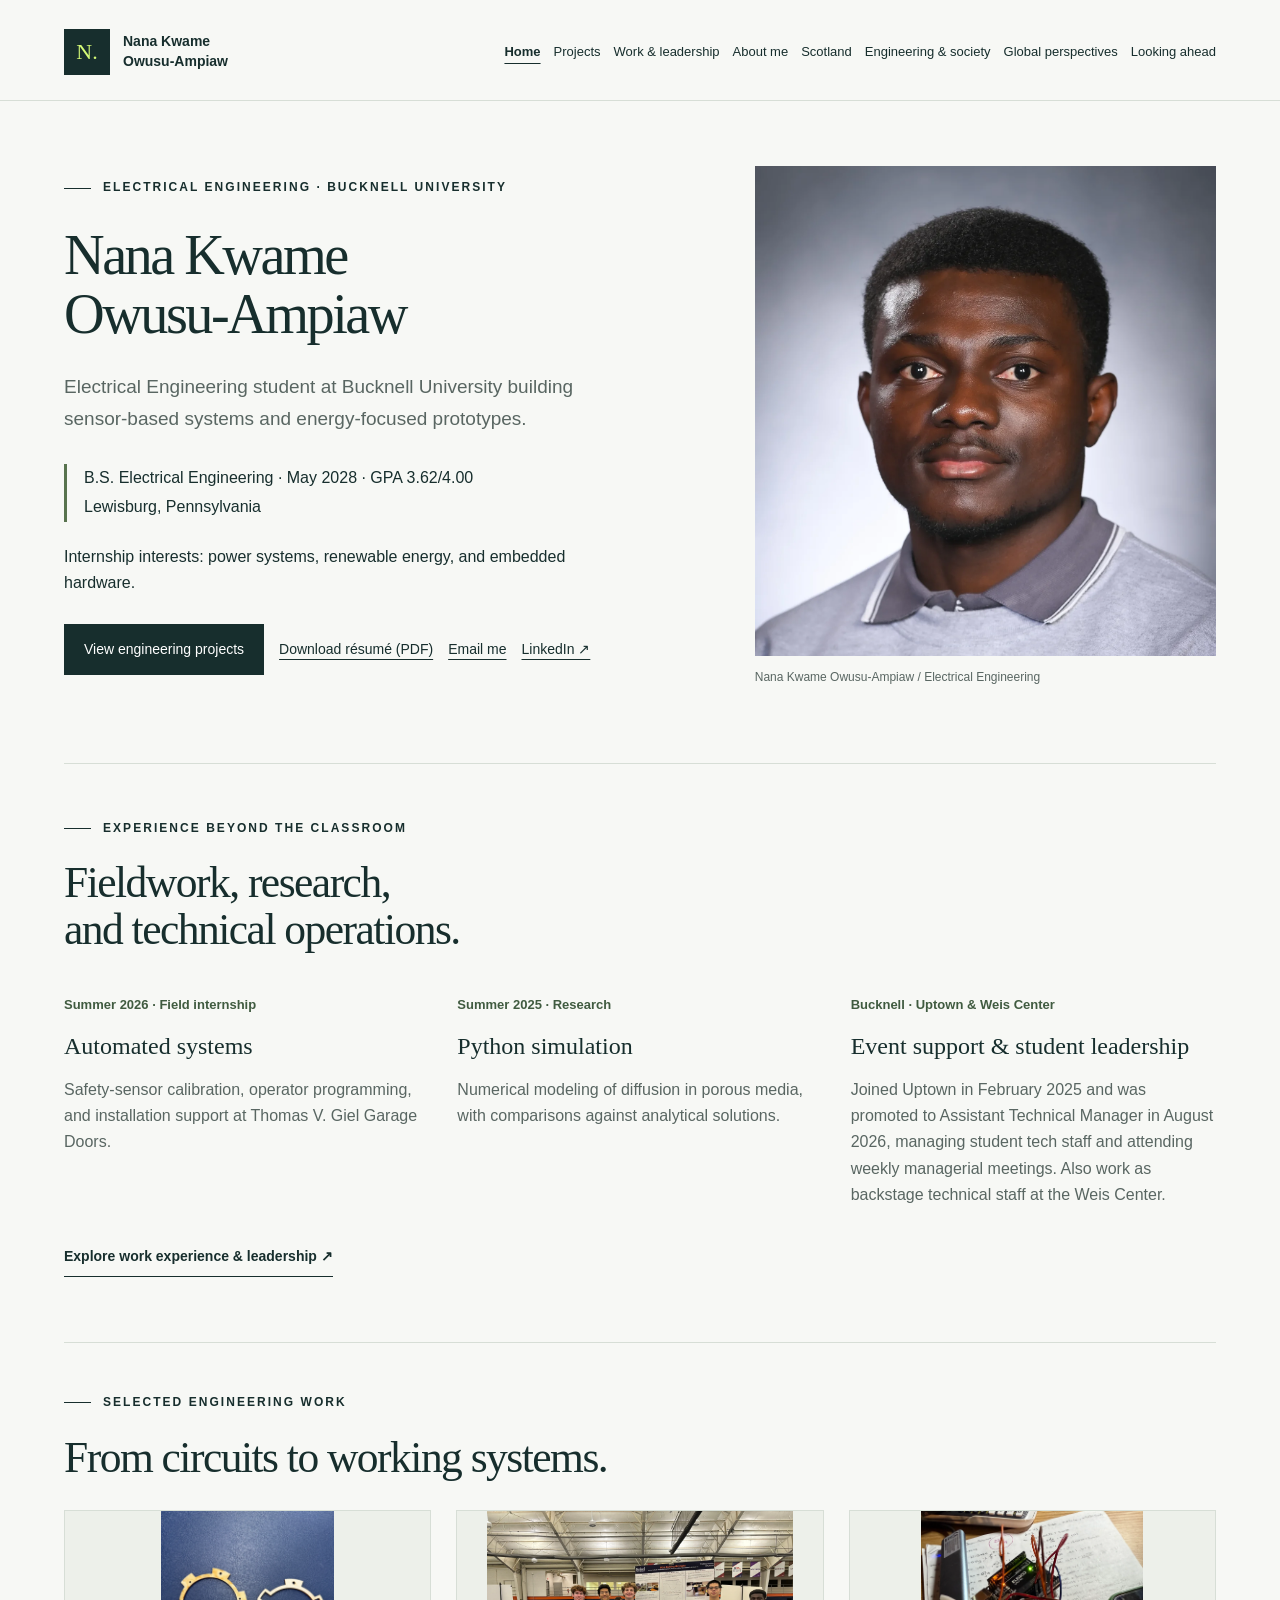
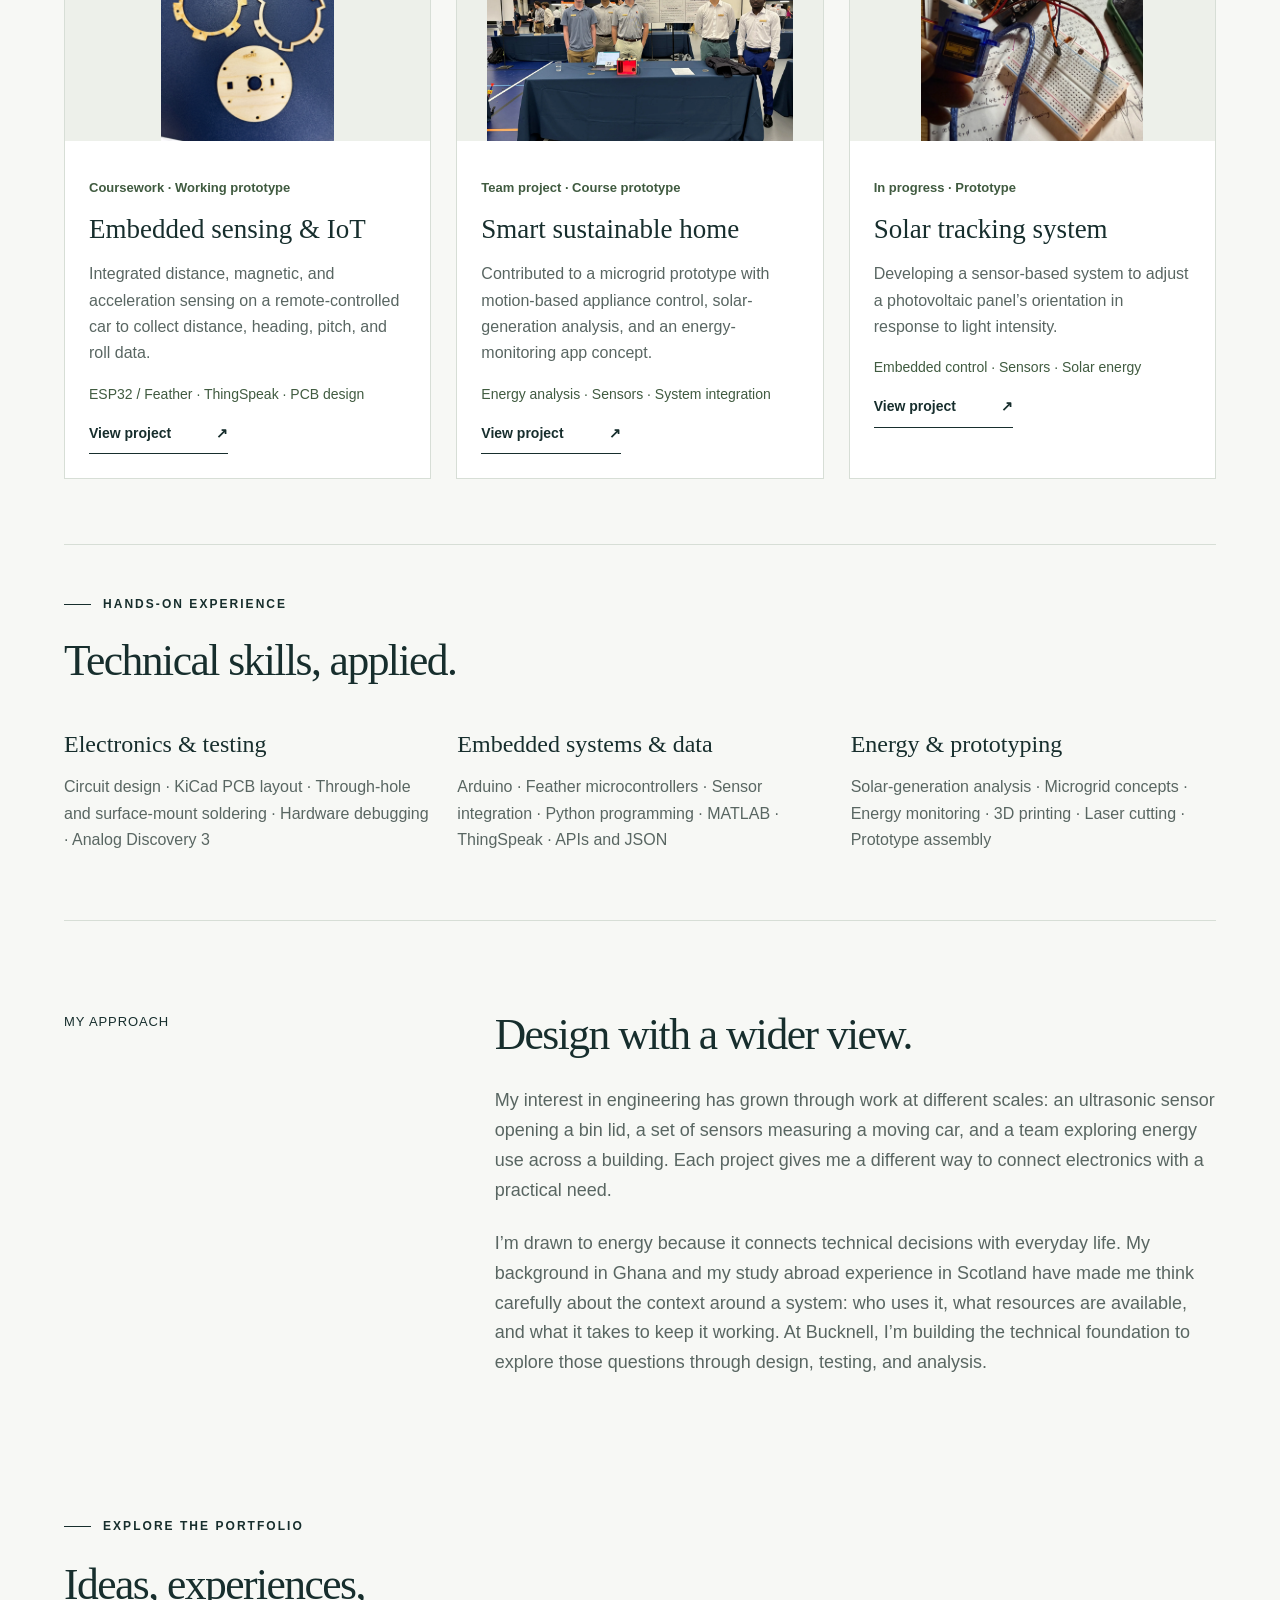
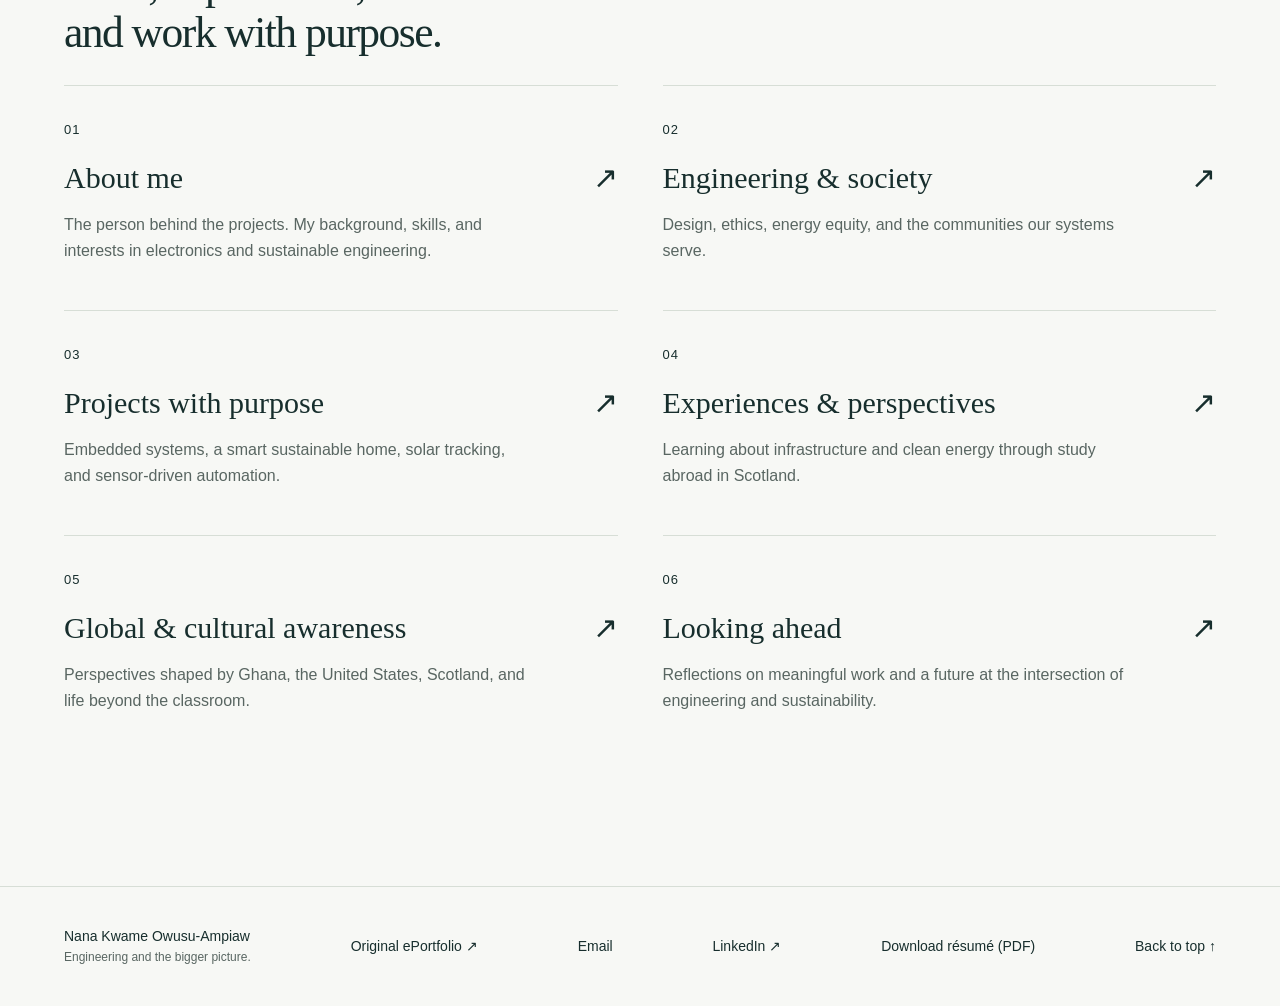
<file: index.html>
<!doctype html><html lang="en"><head><meta charset="utf-8"><meta name="viewport" content="width=device-width, initial-scale=1"><title>Nana Kwame Owusu-Ampiaw | Electrical Engineering Portfolio</title><meta name="description" content="Engineering and the Bigger Picture. Electrical engineering, sustainability, projects, and perspectives from Nana Kwame Owusu-Ampiaw."><meta name="theme-color" content="#172e2d"><link rel="icon" type="image/svg+xml" href="data:image/svg+xml,%3Csvg xmlns='http://www.w3.org/2000/svg' viewBox='0 0 64 64'%3E%3Crect width='64' height='64' fill='%23172e2d'/%3E%3Ctext x='32' y='44' text-anchor='middle' font-family='Georgia' font-size='42' fill='%23d4fa76'%3EN%3C/text%3E%3C/svg%3E"><link rel="stylesheet" href="style.css"></head><body id="top"><a class="skip" href="#main">Skip to content</a><header><div class="wrap"><nav aria-label="Main navigation"><a class="brand" href="index.html"><span class="monogram" aria-hidden="true">N.</span><span>Nana Kwame<br>Owusu-Ampiaw</span></a><div class="navlinks"><a href="home.html" aria-current="page">Home</a><a href="projects-with-purpose.html">Projects</a><a href="professional-experience.html">Work & leadership</a><a href="about-me.html">About me</a><a href="experiences-and-perspectives.html">Scotland</a><a href="engineering-and-society.html">Engineering & society</a><a href="global-and-cultural-awareness.html">Global perspectives</a><a href="reflections-and-future-directions.html">Looking ahead</a></div></nav></div></header><main id="main"><div class="wrap"><section class="home-hero"><div><div class="eyebrow">Electrical engineering · Bucknell University</div><h1>Nana Kwame<br>Owusu-Ampiaw</h1><p class="home-intro">Electrical Engineering student at Bucknell University building sensor-based systems and energy-focused prototypes.</p><p class="education-line">B.S. Electrical Engineering · May 2028 · GPA 3.62/4.00<br>Lewisburg, Pennsylvania</p><p class="career-focus">Internship interests: power systems, renewable energy, and embedded hardware.</p><div class="contact-actions"><a class="primary-link" href="projects-with-purpose.html">View engineering projects</a><a href="Nana-Kwame-Owusu-Ampiaw-Resume.pdf" download>Download résumé (PDF)</a><a href="mailto:noa001@bucknell.edu">Email me</a><a href="https://www.linkedin.com/in/nana-kwame-owusu-ampiaw" target="_blank" rel="noopener">LinkedIn ↗</a></div></div><figure class="portrait"><img src="portfolio-SI2gGMtrTASNgqs0pVN8.webp" alt="Nana Kwame Owusu-Ampiaw" fetchpriority="high"><figcaption>Nana Kwame Owusu-Ampiaw / Electrical Engineering</figcaption></figure></section><section class="experience-preview"><div class="eyebrow">Experience beyond the classroom</div><h2>Fieldwork, research,<br>and technical operations.</h2><div class="skill-columns"><article><p class="project-status">Summer 2026 · Field internship</p><h3>Automated systems</h3><p>Safety-sensor calibration, operator programming, and installation support at Thomas V. Giel Garage Doors.</p></article><article><p class="project-status">Summer 2025 · Research</p><h3>Python simulation</h3><p>Numerical modeling of diffusion in porous media, with comparisons against analytical solutions.</p></article><article><p class="project-status">Bucknell · Uptown &amp; Weis Center</p><h3>Event support &amp; student leadership</h3><p>Joined Uptown in February 2025 and was promoted to Assistant Technical Manager in August 2026, managing student tech staff and attending weekly managerial meetings. Also work as backstage technical staff at the Weis Center.</p></article></div><a class="text-link" href="professional-experience.html">Explore work experience & leadership ↗</a></section><section class="featured" aria-labelledby="selected-work"><div class="eyebrow">Selected engineering work</div><h2 id="selected-work">From circuits to working systems.</h2><div class="project-cards"><article class="project-card"><a href="projects-with-purpose.html#section-2"><img src="portfolio-RgYPrwtKRA2SVOCes2zA.webp" alt="Embedded sensing & IoT project" loading="lazy"></a><div><p class="project-status">Coursework · Working prototype</p><h3><a href="projects-with-purpose.html#section-2">Embedded sensing & IoT</a></h3><p>Integrated distance, magnetic, and acceleration sensing on a remote-controlled car to collect distance, heading, pitch, and roll data.</p><p class="project-tools">ESP32 / Feather · ThingSpeak · PCB design</p><a class="text-link" href="projects-with-purpose.html#section-2">View project <span aria-hidden="true">↗</span></a></div></article><article class="project-card"><a href="projects-with-purpose.html#section-3"><img src="portfolio-N88EJ6S6QUux48smB2cv.webp" alt="Smart sustainable home project" loading="lazy"></a><div><p class="project-status">Team project · Course prototype</p><h3><a href="projects-with-purpose.html#section-3">Smart sustainable home</a></h3><p>Contributed to a microgrid prototype with motion-based appliance control, solar-generation analysis, and an energy-monitoring app concept.</p><p class="project-tools">Energy analysis · Sensors · System integration</p><a class="text-link" href="projects-with-purpose.html#section-3">View project <span aria-hidden="true">↗</span></a></div></article><article class="project-card"><a href="projects-with-purpose.html#section-4"><img src="portfolio-WmUZ18PJTDCoZXnSYpy0.webp" alt="Solar tracking system project" loading="lazy"></a><div><p class="project-status">In progress · Prototype</p><h3><a href="projects-with-purpose.html#section-4">Solar tracking system</a></h3><p>Developing a sensor-based system to adjust a photovoltaic panel’s orientation in response to light intensity.</p><p class="project-tools">Embedded control · Sensors · Solar energy</p><a class="text-link" href="projects-with-purpose.html#section-4">View project <span aria-hidden="true">↗</span></a></div></article></div></section><section class="recruiter-skills" id="technical-skills"><div class="eyebrow">Hands-on experience</div><h2>Technical skills, applied.</h2><div class="skill-columns"><div><h3>Electronics & testing</h3><p>Circuit design · KiCad PCB layout · Through-hole and surface-mount soldering · Hardware debugging · Analog Discovery 3</p></div><div><h3>Embedded systems & data</h3><p>Arduino · Feather microcontrollers · Sensor integration · Python programming · MATLAB · ThingSpeak · APIs and JSON</p></div><div><h3>Energy & prototyping</h3><p>Solar-generation analysis · Microgrid concepts · Energy monitoring · 3D printing · Laser cutting · Prototype assembly</p></div></div></section><section class="section section-grid"><div class="kicker">My approach</div><div class="prose"><h2>Design with a wider view.</h2><p>My interest in engineering has grown through work at different scales: an ultrasonic sensor opening a bin lid, a set of sensors measuring a moving car, and a team exploring energy use across a building. Each project gives me a different way to connect electronics with a practical need.</p><p>I’m drawn to energy because it connects technical decisions with everyday life. My background in Ghana and my study abroad experience in Scotland have made me think carefully about the context around a system: who uses it, what resources are available, and what it takes to keep it working. At Bucknell, I’m building the technical foundation to explore those questions through design, testing, and analysis.</p></div></section><section class="portfolio-sections" aria-labelledby="explore"><div class="eyebrow">Explore the portfolio</div><h2 id="explore">Ideas, experiences,<br>and work with purpose.</h2><div class="section-cards"><a class="section-card" href="about-me.html"><span class="kicker">01</span><h3>About me <span aria-hidden="true">↗</span></h3><p>The person behind the projects. My background, skills, and interests in electronics and sustainable engineering.</p></a><a class="section-card" href="engineering-and-society.html"><span class="kicker">02</span><h3>Engineering & society <span aria-hidden="true">↗</span></h3><p>Design, ethics, energy equity, and the communities our systems serve.</p></a><a class="section-card" href="projects-with-purpose.html"><span class="kicker">03</span><h3>Projects with purpose <span aria-hidden="true">↗</span></h3><p>Embedded systems, a smart sustainable home, solar tracking, and sensor-driven automation.</p></a><a class="section-card" href="experiences-and-perspectives.html"><span class="kicker">04</span><h3>Experiences & perspectives <span aria-hidden="true">↗</span></h3><p>Learning about infrastructure and clean energy through study abroad in Scotland.</p></a><a class="section-card" href="global-and-cultural-awareness.html"><span class="kicker">05</span><h3>Global & cultural awareness <span aria-hidden="true">↗</span></h3><p>Perspectives shaped by Ghana, the United States, Scotland, and life beyond the classroom.</p></a><a class="section-card" href="reflections-and-future-directions.html"><span class="kicker">06</span><h3>Looking ahead <span aria-hidden="true">↗</span></h3><p>Reflections on meaningful work and a future at the intersection of engineering and sustainability.</p></a></div></section></div></main><footer><div class="wrap footer-row"><p>Nana Kwame Owusu-Ampiaw<span>Engineering and the bigger picture.</span></p><a href="https://bucknell.digication.com/nana-kwame-owusu-ampiaw/home" target="_blank" rel="noopener">Original ePortfolio ↗</a><a href="mailto:noa001@bucknell.edu">Email</a><a href="https://www.linkedin.com/in/nana-kwame-owusu-ampiaw" target="_blank" rel="noopener">LinkedIn ↗</a><a href="Nana-Kwame-Owusu-Ampiaw-Resume.pdf" download>Download résumé (PDF)</a><a href="#top">Back to top ↑</a></div></footer></body></html>
</file>
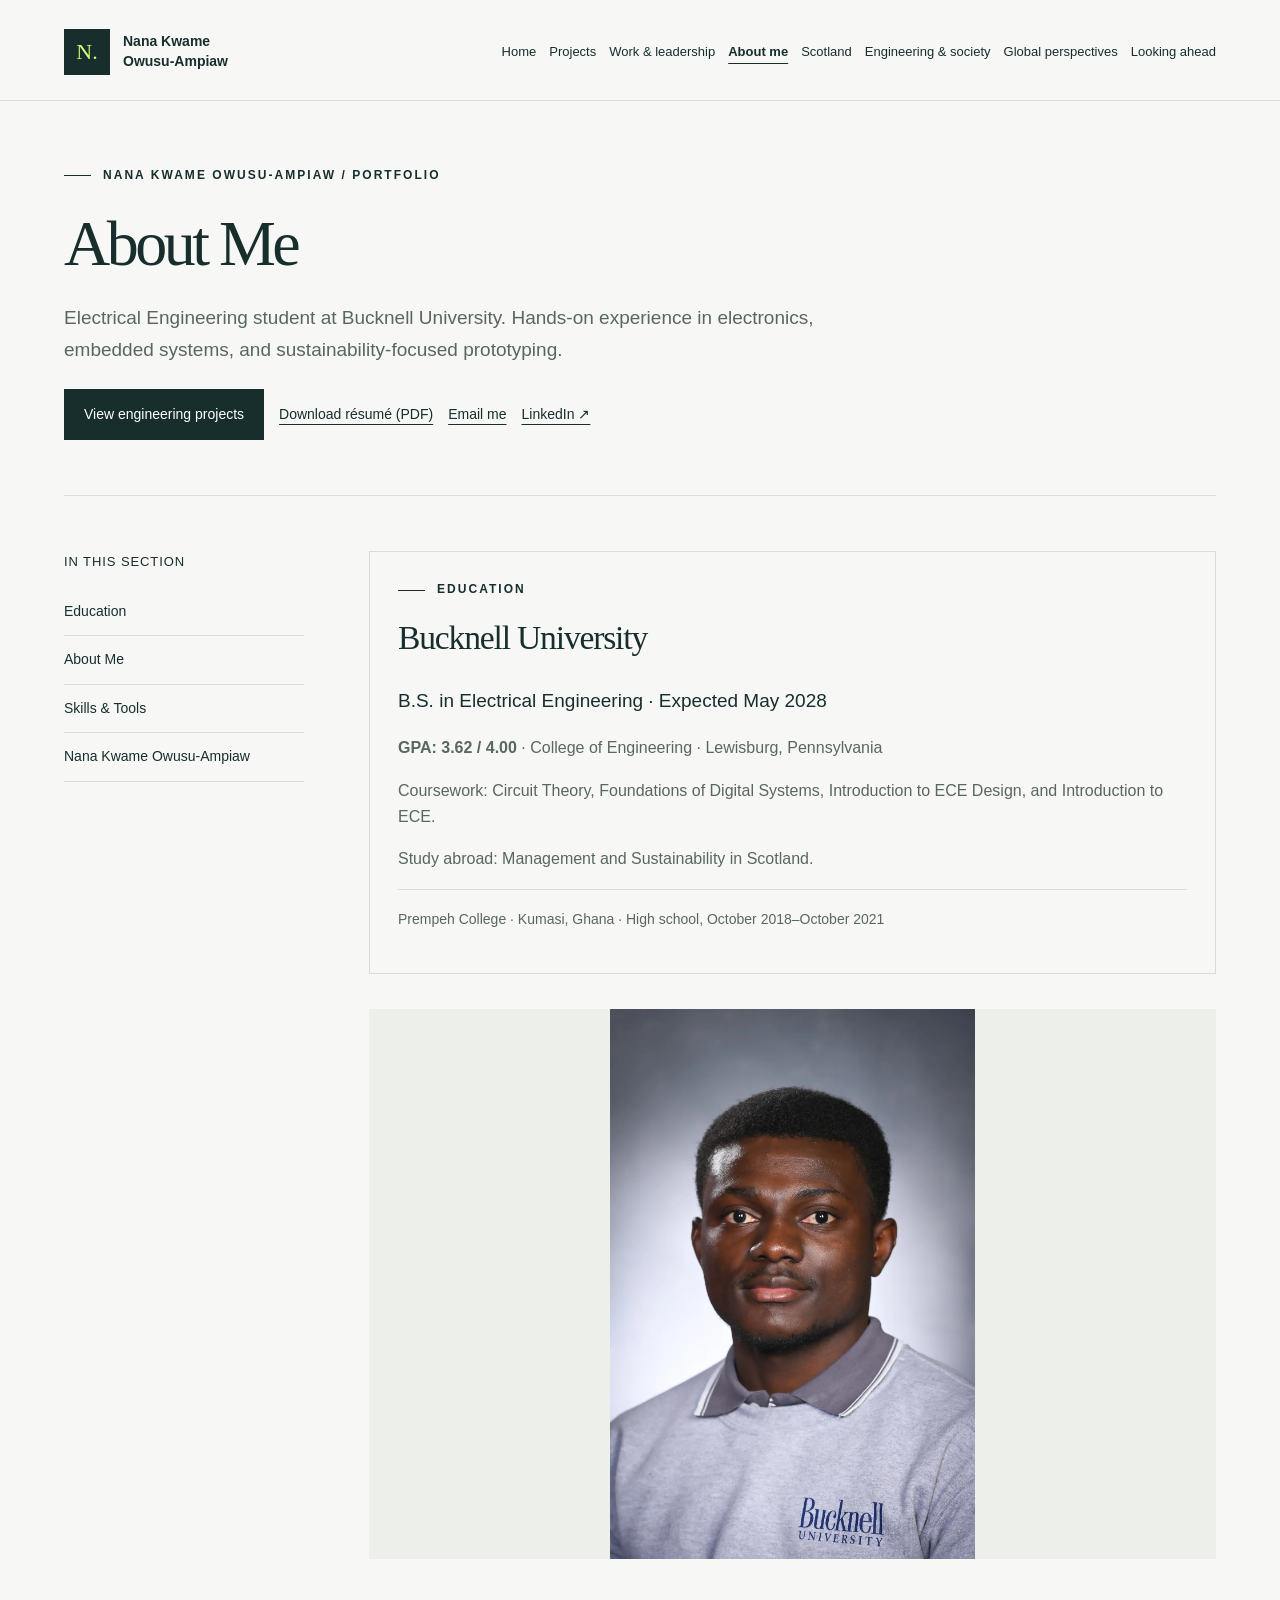
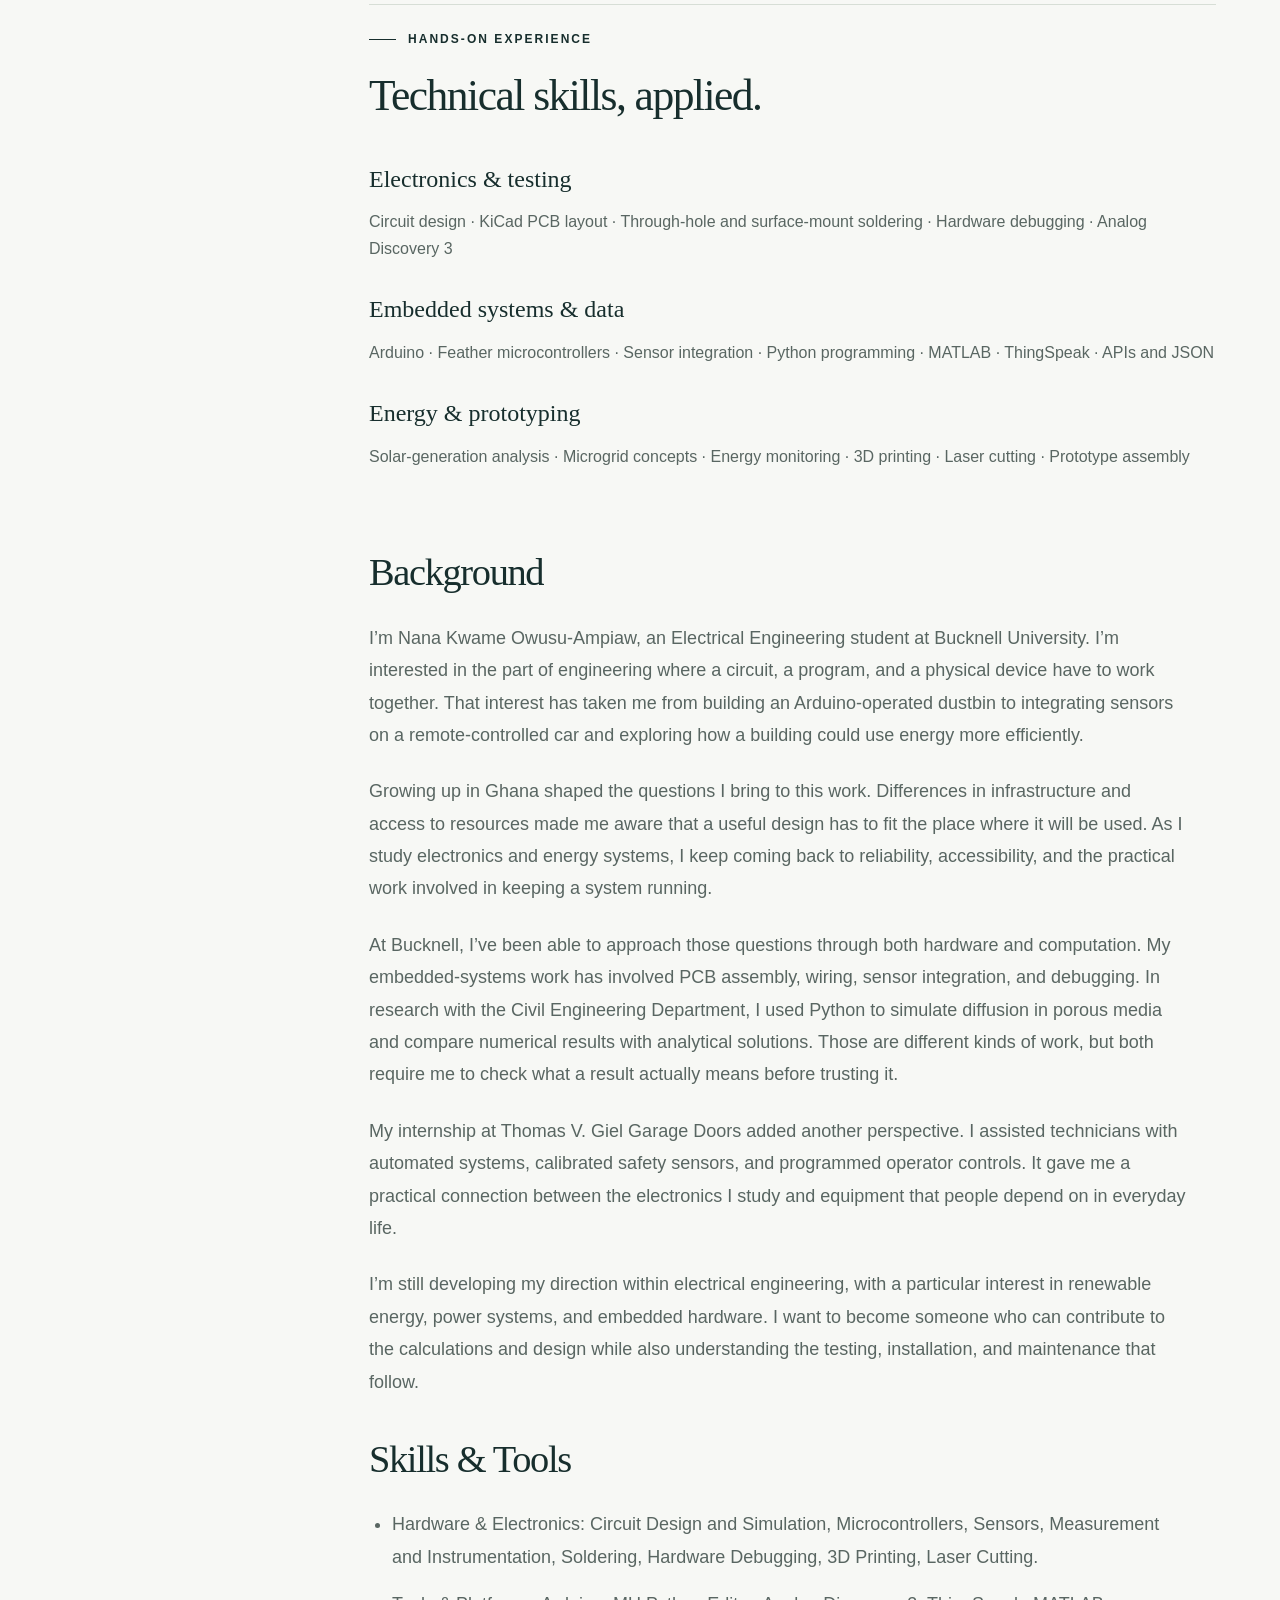
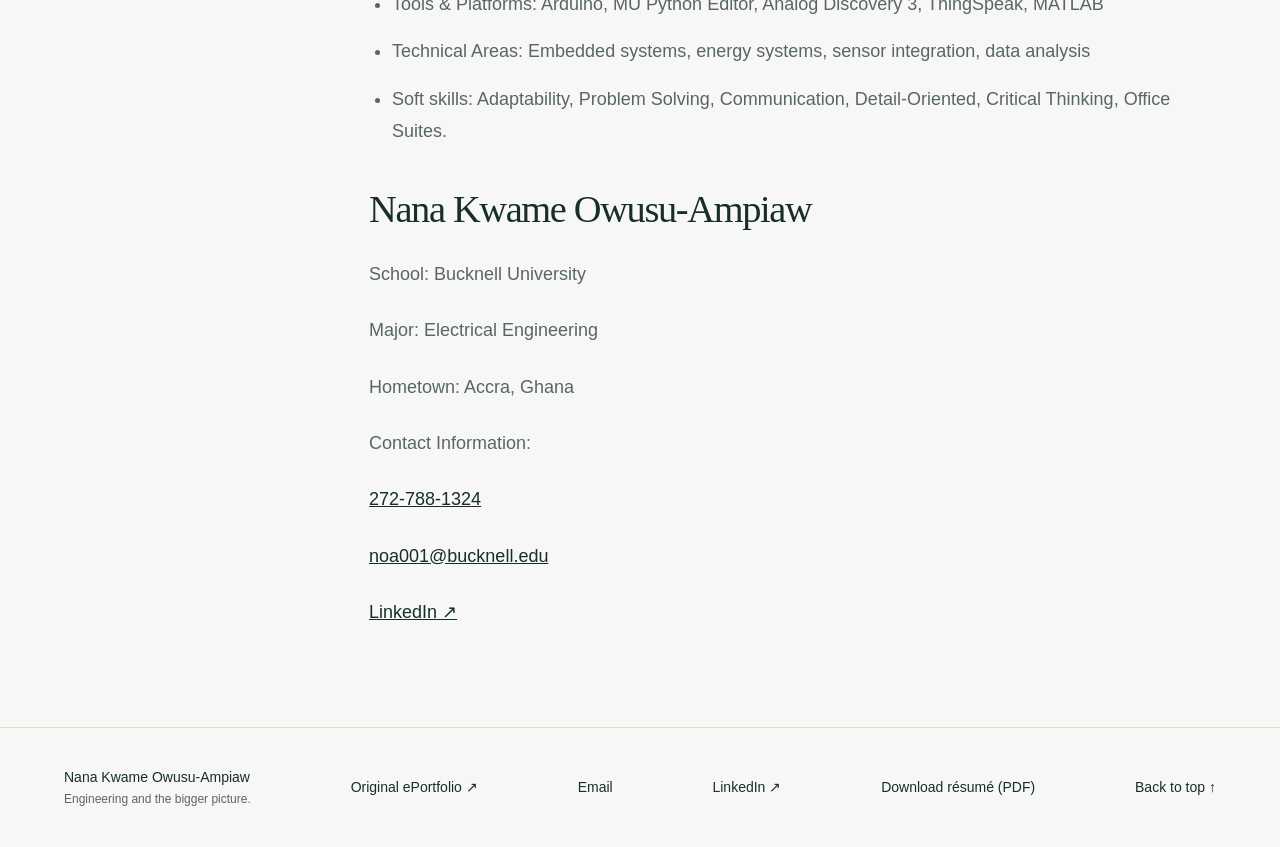
<file: about-me.html>
<!doctype html><html lang="en"><head><meta charset="utf-8"><meta name="viewport" content="width=device-width, initial-scale=1"><title>About Me — Nana Kwame Owusu-Ampiaw</title><meta name="description" content="About Me. Electrical engineering, sustainability, projects, and perspectives from Nana Kwame Owusu-Ampiaw."><meta name="theme-color" content="#172e2d"><link rel="icon" type="image/svg+xml" href="data:image/svg+xml,%3Csvg xmlns='http://www.w3.org/2000/svg' viewBox='0 0 64 64'%3E%3Crect width='64' height='64' fill='%23172e2d'/%3E%3Ctext x='32' y='44' text-anchor='middle' font-family='Georgia' font-size='42' fill='%23d4fa76'%3EN%3C/text%3E%3C/svg%3E"><link rel="stylesheet" href="style.css"></head><body id="top"><a class="skip" href="#main">Skip to content</a><header><div class="wrap"><nav aria-label="Main navigation"><a class="brand" href="index.html"><span class="monogram" aria-hidden="true">N.</span><span>Nana Kwame<br>Owusu-Ampiaw</span></a><div class="navlinks"><a href="home.html">Home</a><a href="projects-with-purpose.html">Projects</a><a href="professional-experience.html">Work & leadership</a><a href="about-me.html" aria-current="page">About me</a><a href="experiences-and-perspectives.html">Scotland</a><a href="engineering-and-society.html">Engineering & society</a><a href="global-and-cultural-awareness.html">Global perspectives</a><a href="reflections-and-future-directions.html">Looking ahead</a></div></nav></div></header><main id="main"><div class="wrap"><section class="page-title"><div class="eyebrow">Nana Kwame Owusu-Ampiaw / Portfolio</div><h1>About Me</h1><p class="page-deck">Electrical Engineering student at Bucknell University. Hands-on experience in electronics, embedded systems, and sustainability-focused prototyping.</p><div class="contact-actions"><a class="primary-link" href="projects-with-purpose.html">View engineering projects</a><a href="Nana-Kwame-Owusu-Ampiaw-Resume.pdf" download>Download résumé (PDF)</a><a href="mailto:noa001@bucknell.edu">Email me</a><a href="https://www.linkedin.com/in/nana-kwame-owusu-ampiaw" target="_blank" rel="noopener">LinkedIn ↗</a></div></section><div class="article-layout"><aside class="page-aside"><div class="kicker">In this section</div><a href="#education">Education</a><a href="#section-1">About Me</a><a href="#section-2">Skills &amp; Tools</a><a href="#section-3">Nana Kwame Owusu-Ampiaw</a></aside><article class="article-content"><section class="education-panel" id="education"><div class="eyebrow">Education</div><h2>Bucknell University</h2><p class="degree">B.S. in Electrical Engineering · Expected May 2028</p><p><strong>GPA: 3.62 / 4.00</strong> · College of Engineering · Lewisburg, Pennsylvania</p><p>Coursework: Circuit Theory, Foundations of Digital Systems, Introduction to ECE Design, and Introduction to ECE.</p><p>Study abroad: Management and Sustainability in Scotland.</p><p class="prior-education">Prempeh College · Kumasi, Ghana · High school, October 2018–October 2021</p></section><div class="media-grid single"><figure><a href="portfolio-SI2gGMtrTASNgqs0pVN8.webp" target="_blank" rel="noopener" aria-label="Open full photograph"><img src="portfolio-SI2gGMtrTASNgqs0pVN8.webp" alt="About Me — photograph 1" loading="lazy" width="3381" height="5082"></a></figure></div><section class="recruiter-skills" id="technical-skills"><div class="eyebrow">Hands-on experience</div><h2>Technical skills, applied.</h2><div class="skill-columns"><div><h3>Electronics & testing</h3><p>Circuit design · KiCad PCB layout · Through-hole and surface-mount soldering · Hardware debugging · Analog Discovery 3</p></div><div><h3>Embedded systems & data</h3><p>Arduino · Feather microcontrollers · Sensor integration · Python programming · MATLAB · ThingSpeak · APIs and JSON</p></div><div><h3>Energy & prototyping</h3><p>Solar-generation analysis · Microgrid concepts · Energy monitoring · 3D printing · Laser cutting · Prototype assembly</p></div></div></section><div class="reading"><h2 id="section-1">Background</h2><p>I’m Nana Kwame Owusu-Ampiaw, an Electrical Engineering student at Bucknell University. I’m interested in the part of engineering where a circuit, a program, and a physical device have to work together. That interest has taken me from building an Arduino-operated dustbin to integrating sensors on a remote-controlled car and exploring how a building could use energy more efficiently.</p><p>Growing up in Ghana shaped the questions I bring to this work. Differences in infrastructure and access to resources made me aware that a useful design has to fit the place where it will be used. As I study electronics and energy systems, I keep coming back to reliability, accessibility, and the practical work involved in keeping a system running.</p><p>At Bucknell, I’ve been able to approach those questions through both hardware and computation. My embedded-systems work has involved PCB assembly, wiring, sensor integration, and debugging. In research with the Civil Engineering Department, I used Python to simulate diffusion in porous media and compare numerical results with analytical solutions. Those are different kinds of work, but both require me to check what a result actually means before trusting it.</p><p>My internship at Thomas V. Giel Garage Doors added another perspective. I assisted technicians with automated systems, calibrated safety sensors, and programmed operator controls. It gave me a practical connection between the electronics I study and equipment that people depend on in everyday life.</p><p>I’m still developing my direction within electrical engineering, with a particular interest in renewable energy, power systems, and embedded hardware. I want to become someone who can contribute to the calculations and design while also understanding the testing, installation, and maintenance that follow.</p><h2 id="section-2">Skills &amp; Tools</h2><ul><li>Hardware &amp; Electronics: Circuit Design and Simulation, Microcontrollers, Sensors, Measurement and Instrumentation, Soldering, Hardware Debugging, 3D Printing, Laser Cutting.</li><li>Tools &amp; Platforms: Arduino, MU Python Editor, Analog Discovery 3, ThingSpeak, MATLAB</li><li>Technical Areas: Embedded systems, energy systems, sensor integration, data analysis</li><li>Soft skills:  Adaptability, Problem Solving, Communication, Detail-Oriented, Critical Thinking, Office Suites.</li></ul></div><div class="reading"><h2 id="section-3">Nana Kwame Owusu-Ampiaw</h2><p>School: Bucknell University  </p><p>Major: Electrical Engineering </p><p>Hometown: Accra, Ghana</p><p>Contact Information:</p><p><a href="tel:+12727881324">272-788-1324</a></p><p><a href="mailto:noa001@bucknell.edu">noa001@bucknell.edu</a></p><p><a href="https://www.linkedin.com/in/nana-kwame-owusu-ampiaw" target="_blank" rel="noopener">LinkedIn ↗</a></p></div></article></div></div></main><footer><div class="wrap footer-row"><p>Nana Kwame Owusu-Ampiaw<span>Engineering and the bigger picture.</span></p><a href="https://bucknell.digication.com/nana-kwame-owusu-ampiaw/about-me" target="_blank" rel="noopener">Original ePortfolio ↗</a><a href="mailto:noa001@bucknell.edu">Email</a><a href="https://www.linkedin.com/in/nana-kwame-owusu-ampiaw" target="_blank" rel="noopener">LinkedIn ↗</a><a href="Nana-Kwame-Owusu-Ampiaw-Resume.pdf" download>Download résumé (PDF)</a><a href="#top">Back to top ↑</a></div></footer></body></html>
</file>
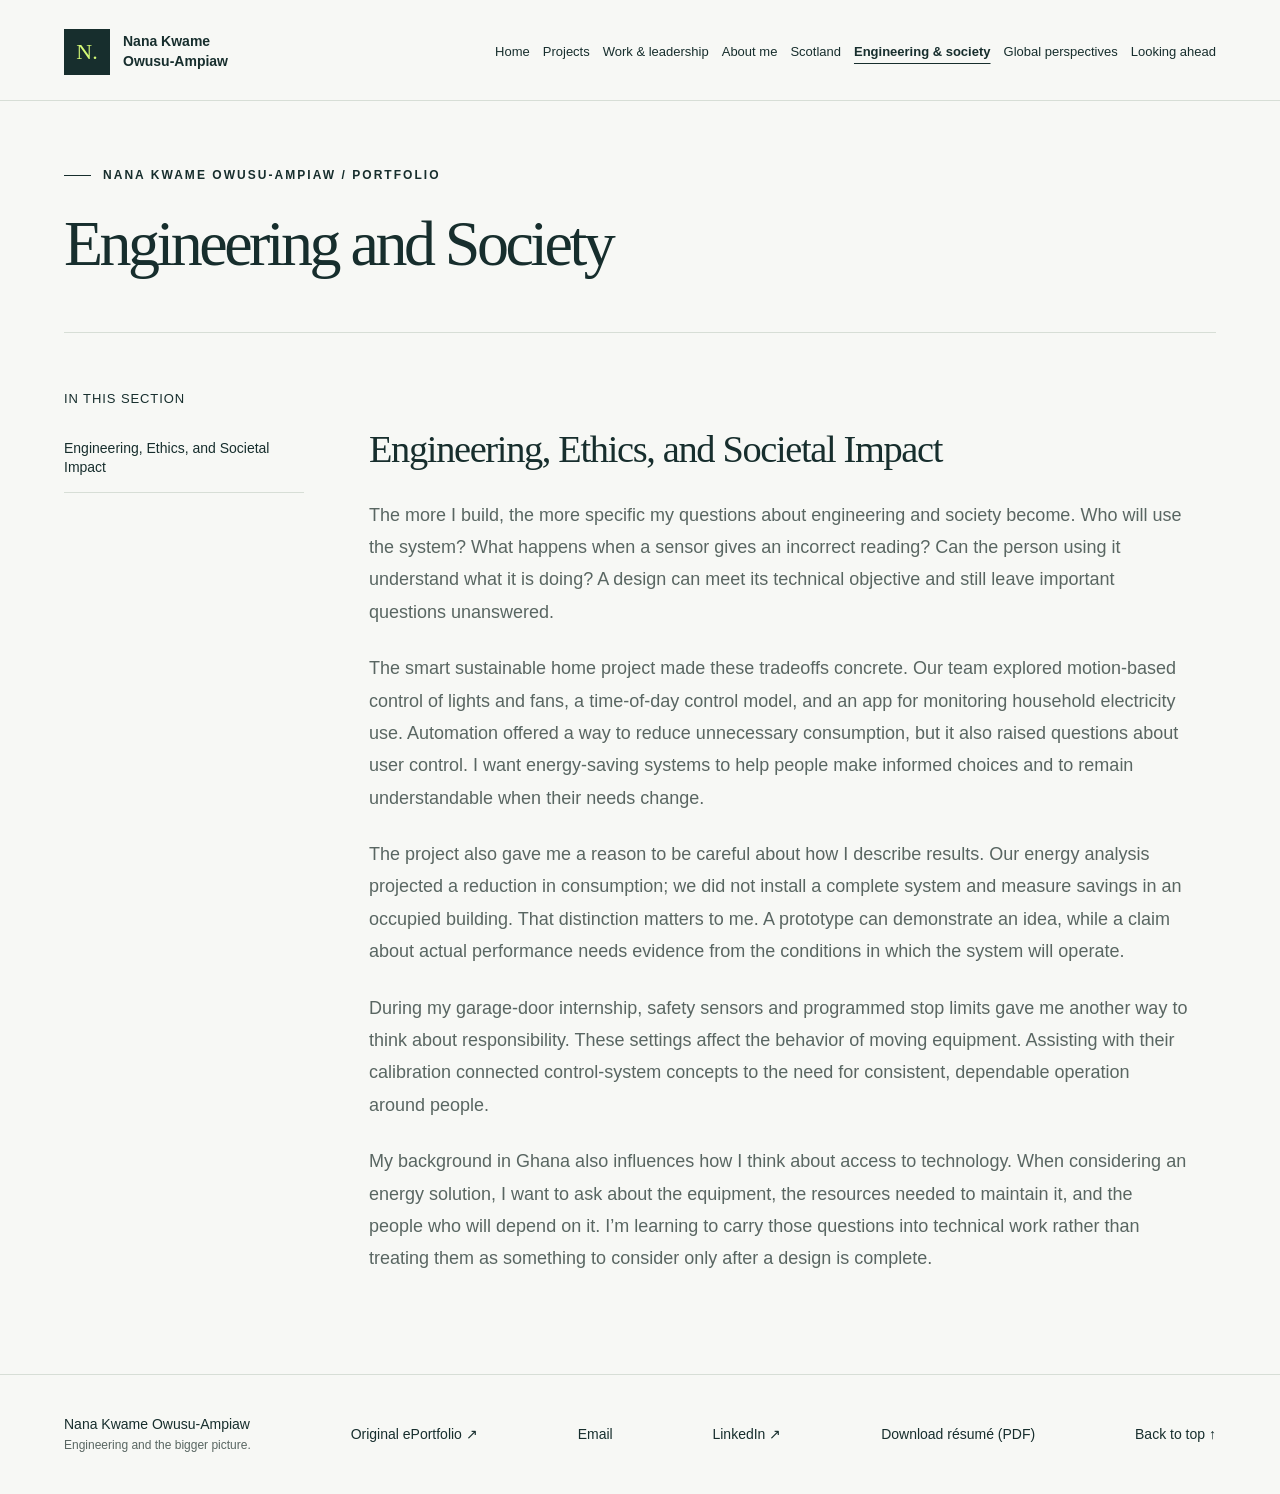
<file: engineering-and-society.html>
<!doctype html><html lang="en"><head><meta charset="utf-8"><meta name="viewport" content="width=device-width, initial-scale=1"><title>Engineering and Society — Nana Kwame Owusu-Ampiaw</title><meta name="description" content="Engineering and Society. Electrical engineering, sustainability, projects, and perspectives from Nana Kwame Owusu-Ampiaw."><meta name="theme-color" content="#172e2d"><link rel="icon" type="image/svg+xml" href="data:image/svg+xml,%3Csvg xmlns='http://www.w3.org/2000/svg' viewBox='0 0 64 64'%3E%3Crect width='64' height='64' fill='%23172e2d'/%3E%3Ctext x='32' y='44' text-anchor='middle' font-family='Georgia' font-size='42' fill='%23d4fa76'%3EN%3C/text%3E%3C/svg%3E"><link rel="stylesheet" href="style.css"></head><body id="top"><a class="skip" href="#main">Skip to content</a><header><div class="wrap"><nav aria-label="Main navigation"><a class="brand" href="index.html"><span class="monogram" aria-hidden="true">N.</span><span>Nana Kwame<br>Owusu-Ampiaw</span></a><div class="navlinks"><a href="home.html">Home</a><a href="projects-with-purpose.html">Projects</a><a href="professional-experience.html">Work & leadership</a><a href="about-me.html">About me</a><a href="experiences-and-perspectives.html">Scotland</a><a href="engineering-and-society.html" aria-current="page">Engineering & society</a><a href="global-and-cultural-awareness.html">Global perspectives</a><a href="reflections-and-future-directions.html">Looking ahead</a></div></nav></div></header><main id="main"><div class="wrap"><section class="page-title"><div class="eyebrow">Nana Kwame Owusu-Ampiaw / Portfolio</div><h1>Engineering and Society</h1></section><div class="article-layout"><aside class="page-aside"><div class="kicker">In this section</div><a href="#section-1">Engineering, Ethics, and Societal Impact</a></aside><article class="article-content"><div class="reading"><h2 id="section-1">Engineering, Ethics, and Societal Impact</h2><p>The more I build, the more specific my questions about engineering and society become. Who will use the system? What happens when a sensor gives an incorrect reading? Can the person using it understand what it is doing? A design can meet its technical objective and still leave important questions unanswered.</p><p>The smart sustainable home project made these tradeoffs concrete. Our team explored motion-based control of lights and fans, a time-of-day control model, and an app for monitoring household electricity use. Automation offered a way to reduce unnecessary consumption, but it also raised questions about user control. I want energy-saving systems to help people make informed choices and to remain understandable when their needs change.</p><p>The project also gave me a reason to be careful about how I describe results. Our energy analysis projected a reduction in consumption; we did not install a complete system and measure savings in an occupied building. That distinction matters to me. A prototype can demonstrate an idea, while a claim about actual performance needs evidence from the conditions in which the system will operate.</p><p>During my garage-door internship, safety sensors and programmed stop limits gave me another way to think about responsibility. These settings affect the behavior of moving equipment. Assisting with their calibration connected control-system concepts to the need for consistent, dependable operation around people.</p><p>My background in Ghana also influences how I think about access to technology. When considering an energy solution, I want to ask about the equipment, the resources needed to maintain it, and the people who will depend on it. I’m learning to carry those questions into technical work rather than treating them as something to consider only after a design is complete.</p></div></article></div></div></main><footer><div class="wrap footer-row"><p>Nana Kwame Owusu-Ampiaw<span>Engineering and the bigger picture.</span></p><a href="https://bucknell.digication.com/nana-kwame-owusu-ampiaw/engineering-and-society" target="_blank" rel="noopener">Original ePortfolio ↗</a><a href="mailto:noa001@bucknell.edu">Email</a><a href="https://www.linkedin.com/in/nana-kwame-owusu-ampiaw" target="_blank" rel="noopener">LinkedIn ↗</a><a href="Nana-Kwame-Owusu-Ampiaw-Resume.pdf" download>Download résumé (PDF)</a><a href="#top">Back to top ↑</a></div></footer></body></html>
</file>
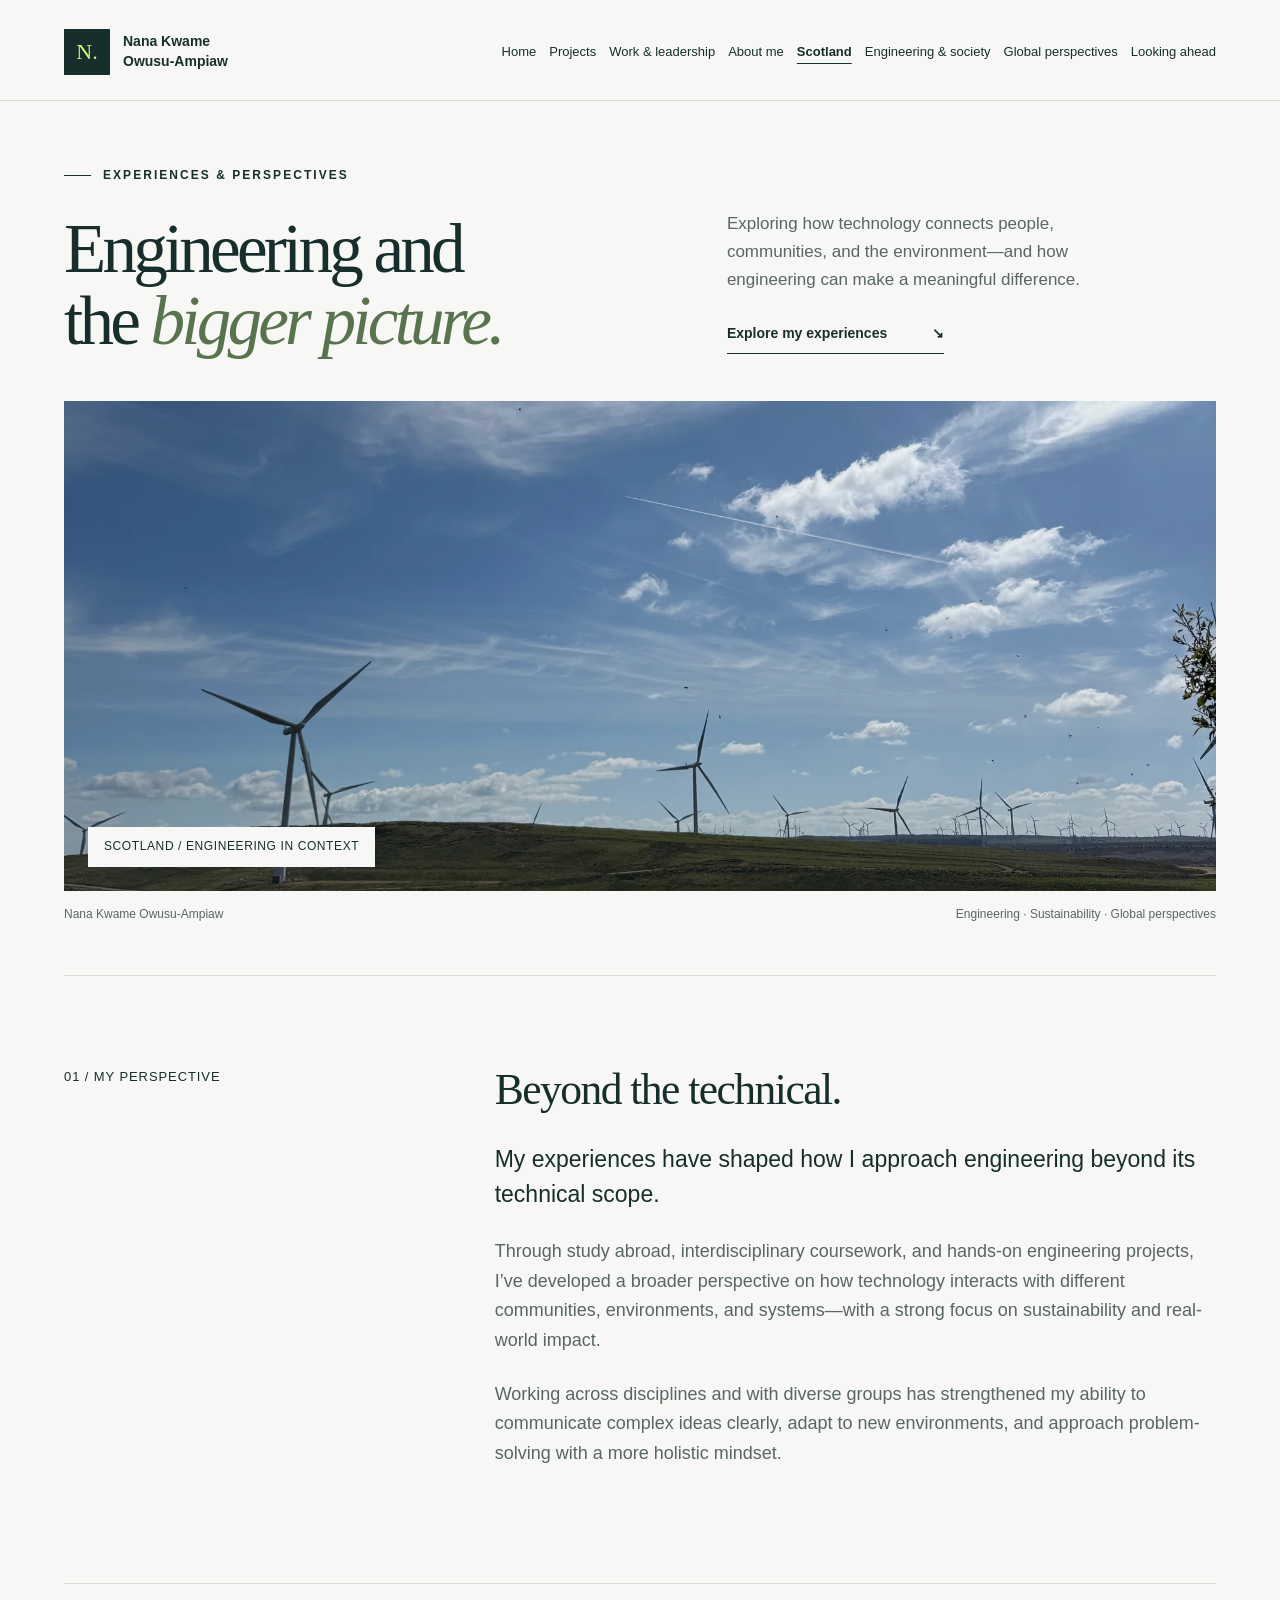
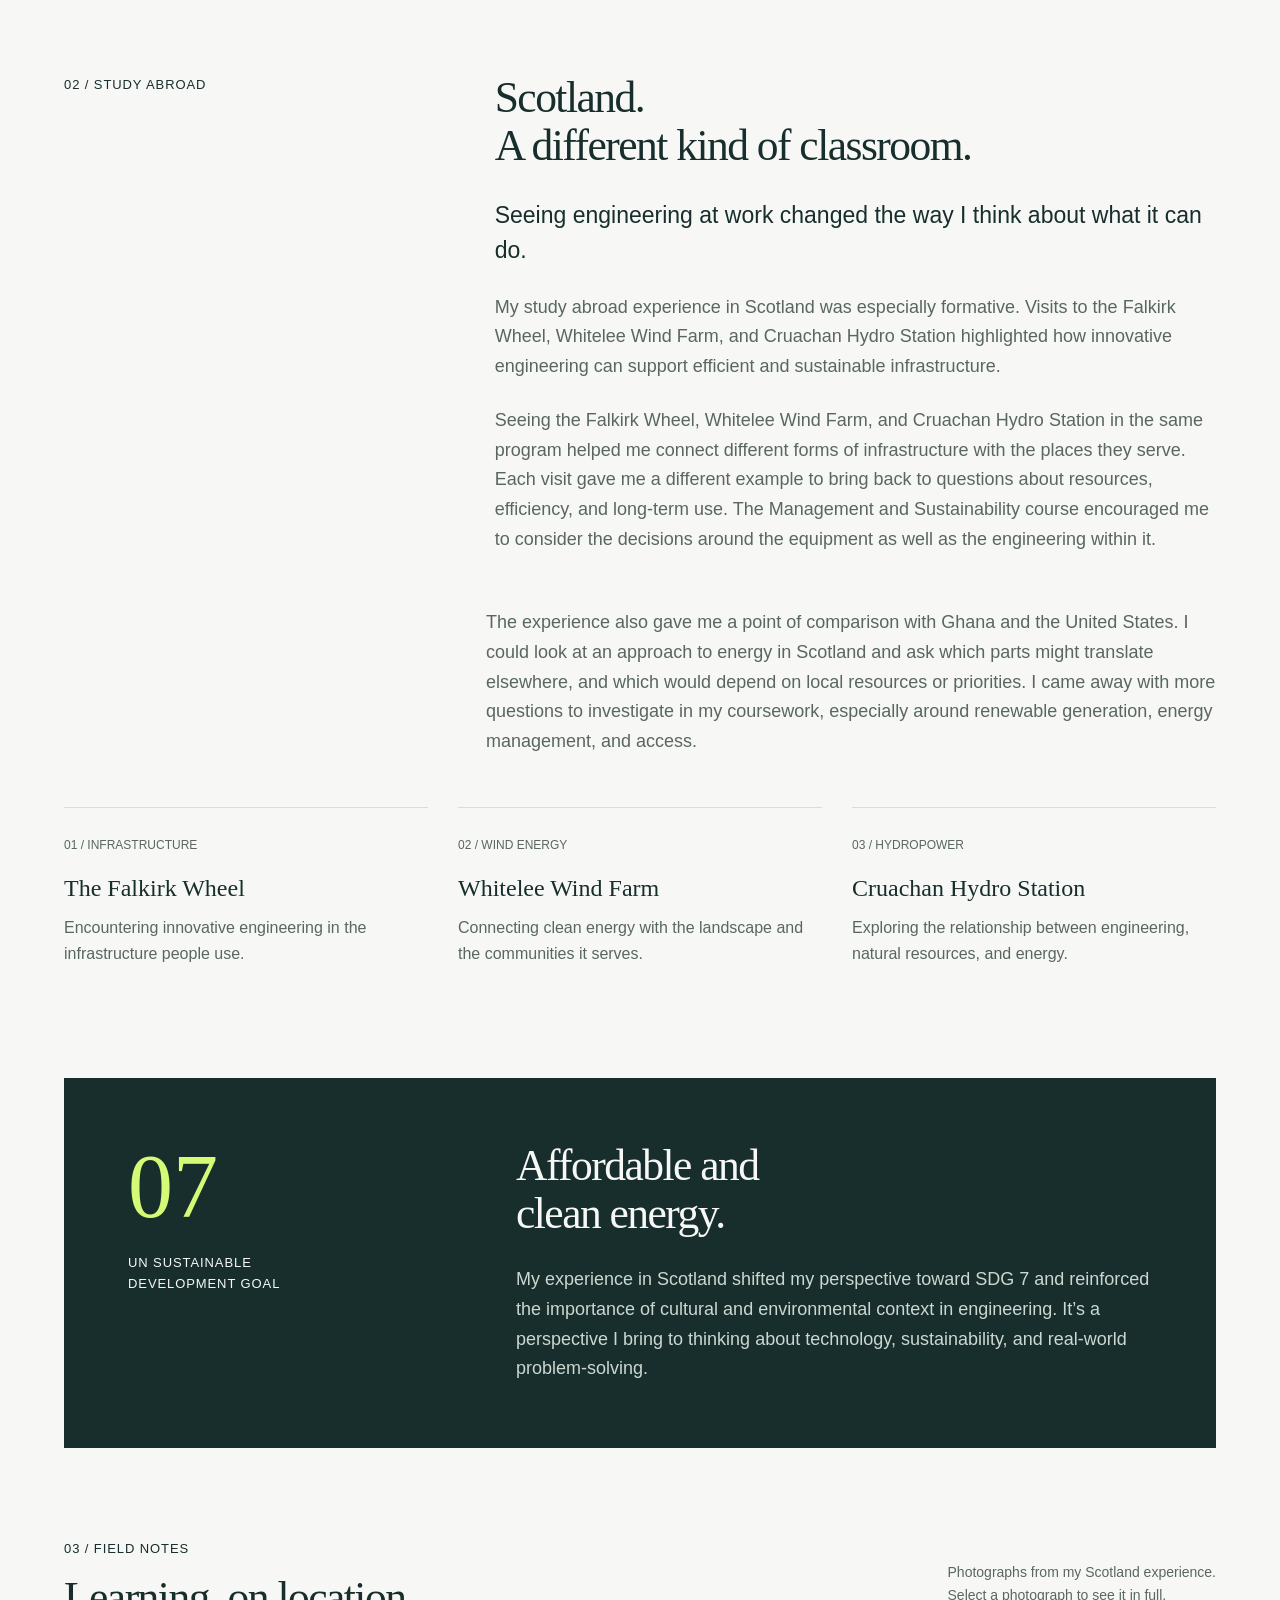
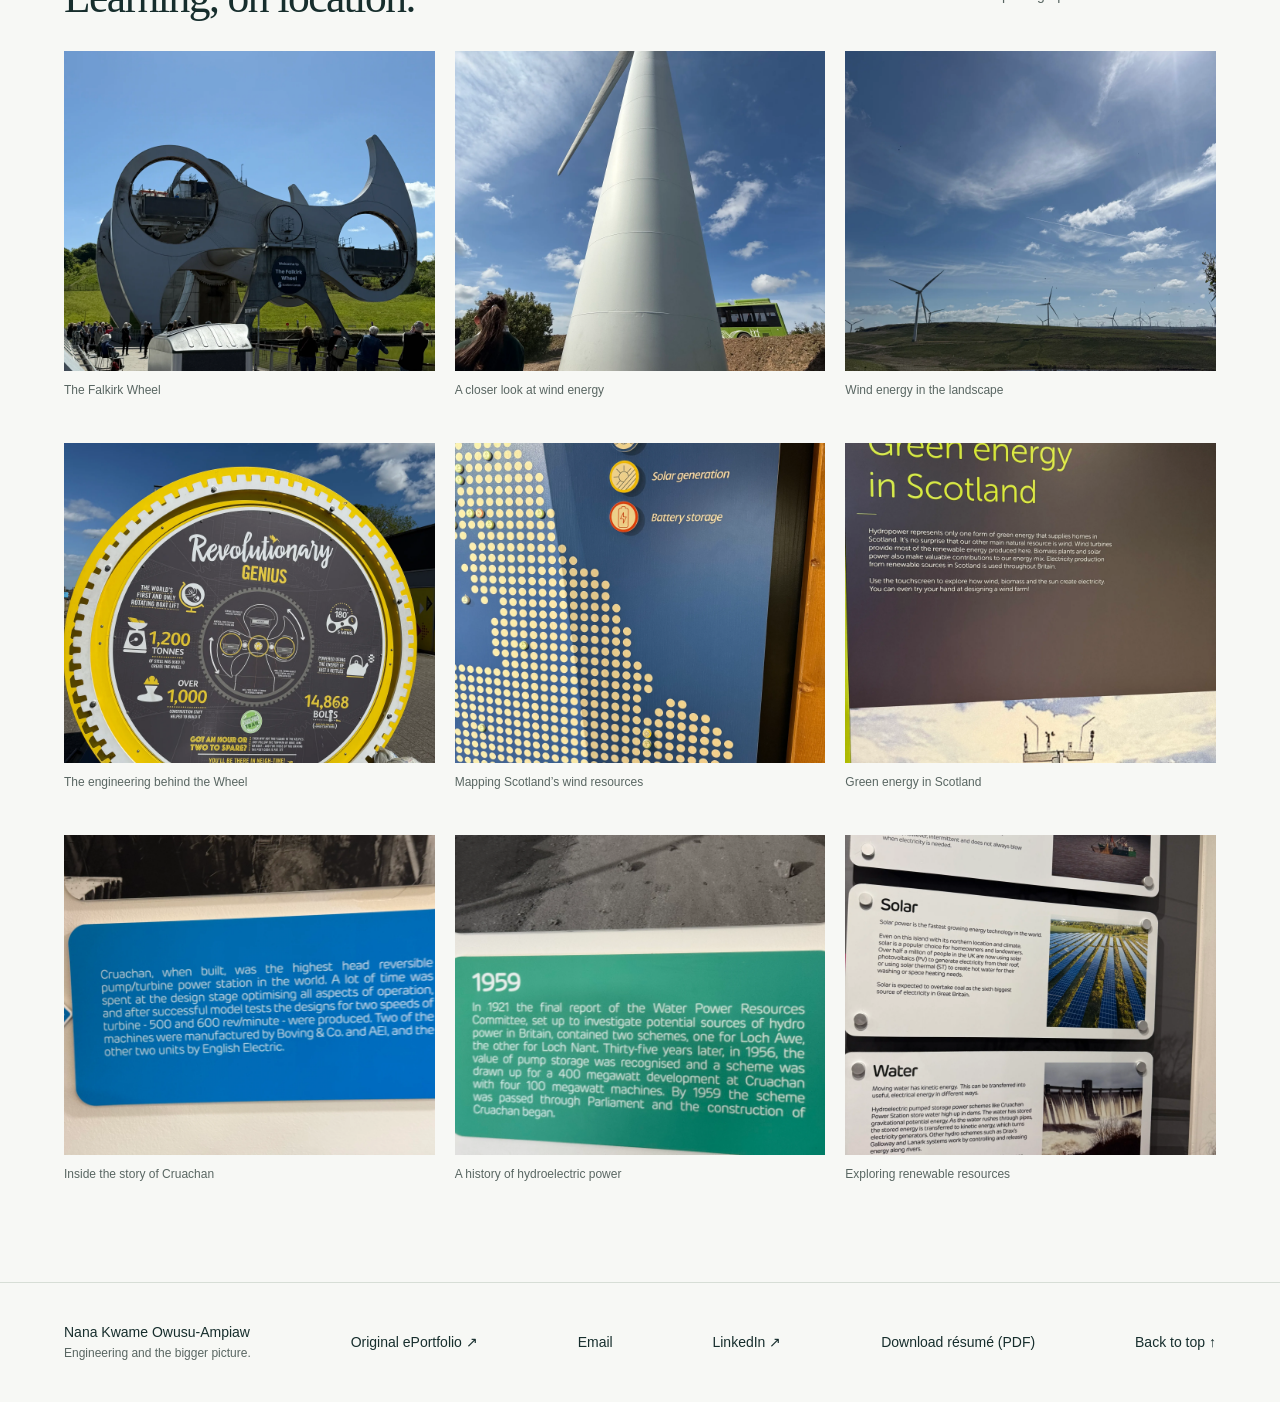
<file: experiences-and-perspectives.html>
<!doctype html><html lang="en"><head><meta charset="utf-8"><meta name="viewport" content="width=device-width, initial-scale=1"><title>Experiences and Perspectives — Nana Kwame Owusu-Ampiaw</title><meta name="description" content="Experiences and Perspectives. Electrical engineering, sustainability, projects, and perspectives from Nana Kwame Owusu-Ampiaw."><meta name="theme-color" content="#172e2d"><link rel="icon" type="image/svg+xml" href="data:image/svg+xml,%3Csvg xmlns='http://www.w3.org/2000/svg' viewBox='0 0 64 64'%3E%3Crect width='64' height='64' fill='%23172e2d'/%3E%3Ctext x='32' y='44' text-anchor='middle' font-family='Georgia' font-size='42' fill='%23d4fa76'%3EN%3C/text%3E%3C/svg%3E"><link rel="stylesheet" href="style.css"></head><body id="top"><a class="skip" href="#main">Skip to content</a><header><div class="wrap"><nav aria-label="Main navigation"><a class="brand" href="index.html"><span class="monogram" aria-hidden="true">N.</span><span>Nana Kwame<br>Owusu-Ampiaw</span></a><div class="navlinks"><a href="home.html">Home</a><a href="projects-with-purpose.html">Projects</a><a href="professional-experience.html">Work & leadership</a><a href="about-me.html">About me</a><a href="experiences-and-perspectives.html" aria-current="page">Scotland</a><a href="engineering-and-society.html">Engineering & society</a><a href="global-and-cultural-awareness.html">Global perspectives</a><a href="reflections-and-future-directions.html">Looking ahead</a></div></nav></div></header><main id="main"><div class="wrap"><section class="hero" aria-labelledby="hero-title"><div class="eyebrow">Experiences & perspectives</div><div class="hero-grid"><h1 id="hero-title">Engineering and<br>the <em>bigger picture.</em></h1><div class="hero-copy"><p>Exploring how technology connects people, communities, and the environment—and how engineering can make a meaningful difference.</p><a class="text-link" href="#scotland">Explore my experiences <span aria-hidden="true">↘</span></a></div></div><figure class="cover"><img src="scotland-8.webp" alt="Wind turbines across the Scottish landscape under a bright blue sky" style="object-position:center 66%" fetchpriority="high" width="1440" height="490"><figcaption>SCOTLAND / ENGINEERING IN CONTEXT</figcaption></figure><div class="meta"><span>Nana Kwame Owusu-Ampiaw</span><span>Engineering · Sustainability · Global perspectives</span></div></section><section class="section" id="perspective"><div class="section-grid"><div class="kicker">01 / My perspective</div><div class="prose"><h2>Beyond the technical.</h2><p class="lead">My experiences have shaped how I approach engineering beyond its technical scope.</p><p>Through study abroad, interdisciplinary coursework, and hands-on engineering projects, I’ve developed a broader perspective on how technology interacts with different communities, environments, and systems—with a strong focus on sustainability and real-world impact.</p><p>Working across disciplines and with diverse groups has strengthened my ability to communicate complex ideas clearly, adapt to new environments, and approach problem-solving with a more holistic mindset.</p></div></div></section><section class="section" id="scotland"><div class="section-grid"><div class="kicker">02 / Study abroad</div><div class="prose"><h2>Scotland.<br>A different kind of classroom.</h2><p class="lead">Seeing engineering at work changed the way I think about what it can do.</p><p>My study abroad experience in Scotland was especially formative. Visits to the Falkirk Wheel, Whitelee Wind Farm, and Cruachan Hydro Station highlighted how innovative engineering can support efficient and sustainable infrastructure.</p><p>Seeing the Falkirk Wheel, Whitelee Wind Farm, and Cruachan Hydro Station in the same program helped me connect different forms of infrastructure with the places they serve. Each visit gave me a different example to bring back to questions about resources, efficiency, and long-term use. The Management and Sustainability course encouraged me to consider the decisions around the equipment as well as the engineering within it.</p></div></div><div class="scotland-reflection prose"><p>The experience also gave me a point of comparison with Ghana and the United States. I could look at an approach to energy in Scotland and ask which parts might translate elsewhere, and which would depend on local resources or priorities. I came away with more questions to investigate in my coursework, especially around renewable generation, energy management, and access.</p></div><div class="places"><article class="place"><span>01 / INFRASTRUCTURE</span><h3>The Falkirk Wheel</h3><p>Encountering innovative engineering in the infrastructure people use.</p></article><article class="place"><span>02 / WIND ENERGY</span><h3>Whitelee Wind Farm</h3><p>Connecting clean energy with the landscape and the communities it serves.</p></article><article class="place"><span>03 / HYDROPOWER</span><h3>Cruachan Hydro Station</h3><p>Exploring the relationship between engineering, natural resources, and energy.</p></article></div></section><section class="focus" aria-labelledby="energy-title"><div><div class="sdg">07</div><div class="kicker">UN Sustainable<br>Development Goal</div></div><div><h2 id="energy-title">Affordable and<br>clean energy.</h2><p>My experience in Scotland shifted my perspective toward SDG 7 and reinforced the importance of cultural and environmental context in engineering. It’s a perspective I bring to thinking about technology, sustainability, and real-world problem-solving.</p></div></section><section id="field-notes" aria-labelledby="notes-title"><div class="gallery-head"><div><div class="kicker">03 / Field notes</div><h2 id="notes-title">Learning, on location.</h2></div><p>Photographs from my Scotland experience.<br>Select a photograph to see it in full.</p></div><div class="gallery">
<figure><a href="scotland-6.webp" target="_blank" rel="noopener" aria-label="View full photograph: The Falkirk Wheel (opens in a new tab)"><img src="scotland-6.webp" alt="The rotating boat lift at the Falkirk Wheel against a blue sky" loading="lazy" width="450" height="320"></a><figcaption>The Falkirk Wheel</figcaption></figure><figure><a href="scotland-9.webp" target="_blank" rel="noopener" aria-label="View full photograph: A closer look at wind energy (opens in a new tab)"><img src="scotland-9.webp" alt="Looking up at a wind turbine from its base" loading="lazy" width="450" height="320"></a><figcaption>A closer look at wind energy</figcaption></figure><figure><a href="scotland-8.webp" target="_blank" rel="noopener" aria-label="View full photograph: Wind energy in the landscape (opens in a new tab)"><img src="scotland-8.webp" alt="Wind turbines across open Scottish countryside" loading="lazy" width="450" height="320"></a><figcaption>Wind energy in the landscape</figcaption></figure><figure><a href="scotland-4.webp" target="_blank" rel="noopener" aria-label="View full photograph: The engineering behind the Wheel (opens in a new tab)"><img src="scotland-4.webp" alt="An exhibit explaining the Falkirk Wheel" loading="lazy" width="450" height="320"></a><figcaption>The engineering behind the Wheel</figcaption></figure><figure><a href="scotland-5.webp" target="_blank" rel="noopener" aria-label="View full photograph: Mapping Scotland’s wind resources (opens in a new tab)"><img src="scotland-5.webp" alt="An exhibit mapping onshore and offshore wind farms" loading="lazy" width="450" height="320"></a><figcaption>Mapping Scotland’s wind resources</figcaption></figure><figure><a href="scotland-7.webp" target="_blank" rel="noopener" aria-label="View full photograph: Green energy in Scotland (opens in a new tab)"><img src="scotland-7.webp" alt="A display introducing green energy in Scotland" loading="lazy" width="450" height="320"></a><figcaption>Green energy in Scotland</figcaption></figure><figure><a href="scotland-1.webp" target="_blank" rel="noopener" aria-label="View full photograph: Inside the story of Cruachan (opens in a new tab)"><img src="scotland-1.webp" alt="An exhibit describing the reversible pump turbines at Cruachan" loading="lazy" width="450" height="320"></a><figcaption>Inside the story of Cruachan</figcaption></figure><figure><a href="scotland-2.webp" target="_blank" rel="noopener" aria-label="View full photograph: A history of hydroelectric power (opens in a new tab)"><img src="scotland-2.webp" alt="An exhibit tracing the development of Cruachan" loading="lazy" width="450" height="320"></a><figcaption>A history of hydroelectric power</figcaption></figure><figure><a href="scotland-3.webp" target="_blank" rel="noopener" aria-label="View full photograph: Exploring renewable resources (opens in a new tab)"><img src="scotland-3.webp" alt="Museum panels about solar energy and water power" loading="lazy" width="450" height="320"></a><figcaption>Exploring renewable resources</figcaption></figure></div></section></div></main><footer><div class="wrap footer-row"><p>Nana Kwame Owusu-Ampiaw<span>Engineering and the bigger picture.</span></p><a href="https://bucknell.digication.com/nana-kwame-owusu-ampiaw/experiences-and-perspectives" target="_blank" rel="noopener">Original ePortfolio ↗</a><a href="mailto:noa001@bucknell.edu">Email</a><a href="https://www.linkedin.com/in/nana-kwame-owusu-ampiaw" target="_blank" rel="noopener">LinkedIn ↗</a><a href="Nana-Kwame-Owusu-Ampiaw-Resume.pdf" download>Download résumé (PDF)</a><a href="#top">Back to top ↑</a></div></footer></body></html>
</file>
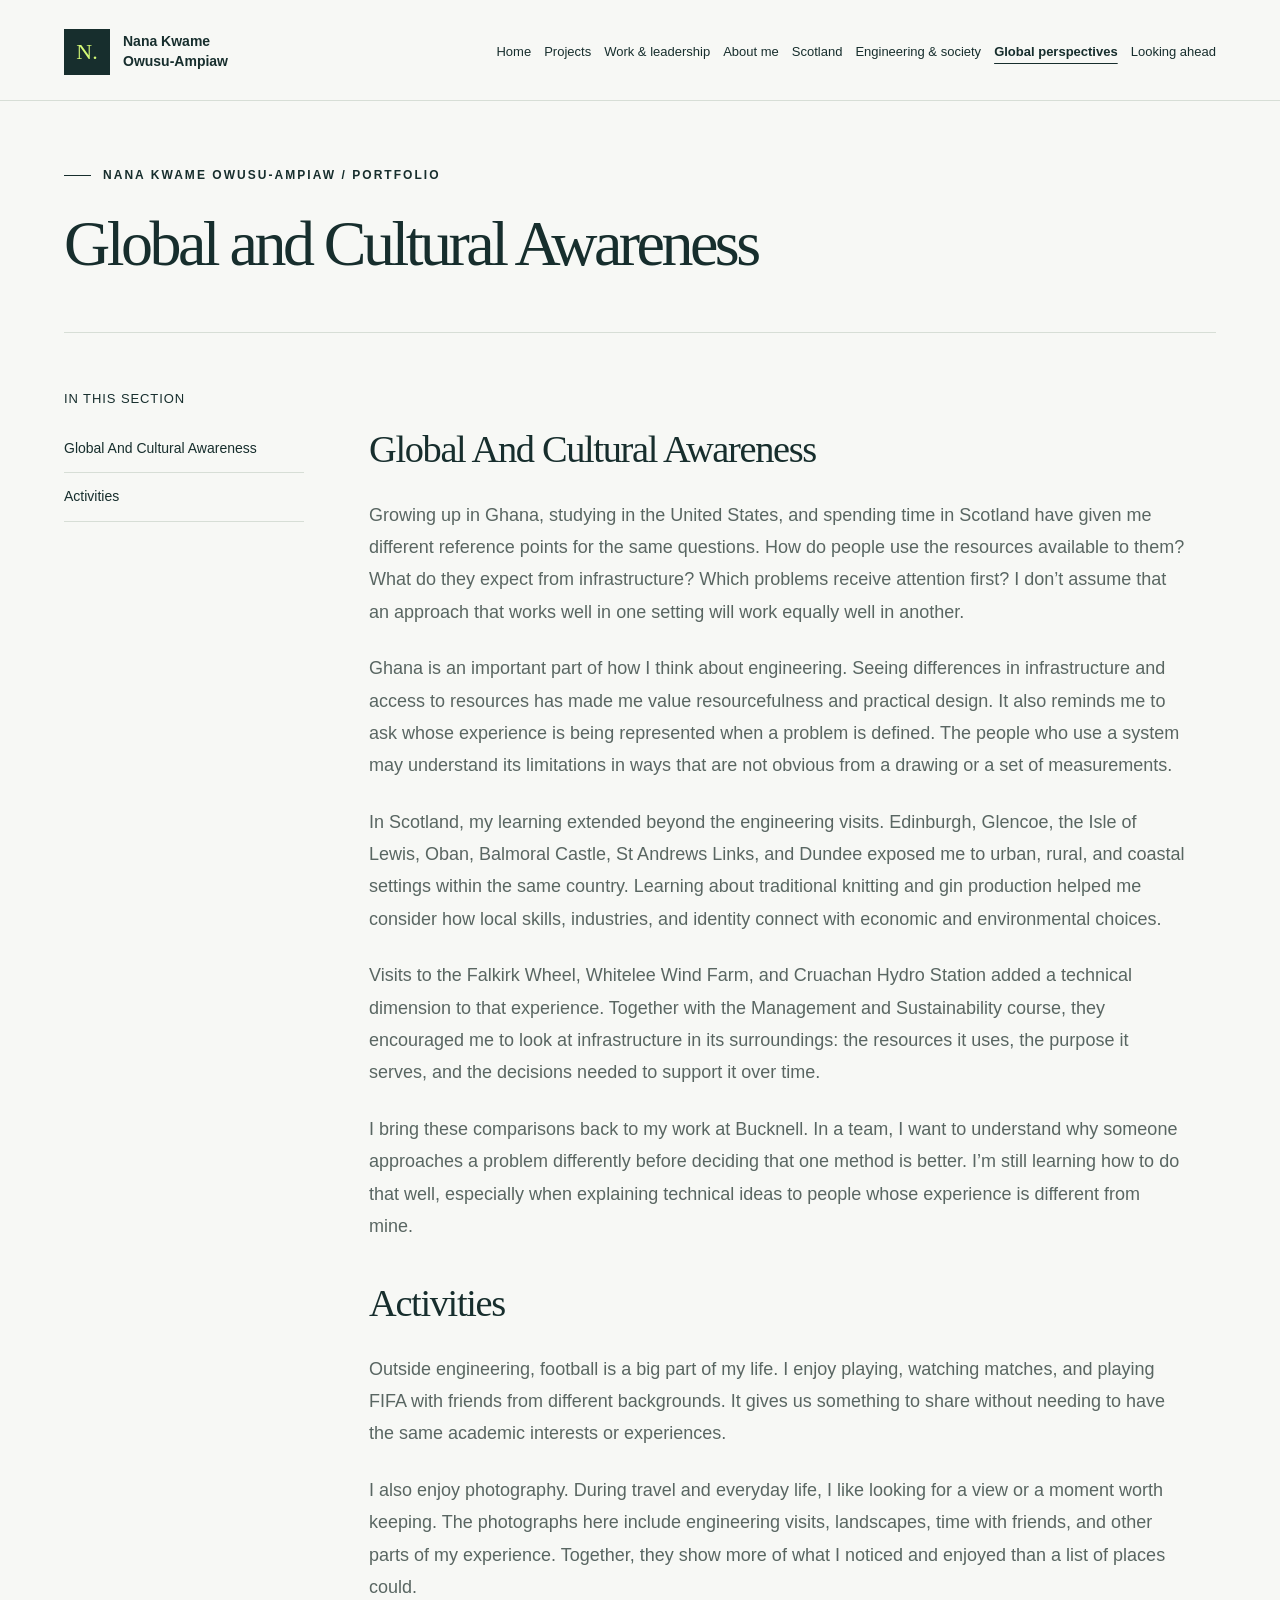
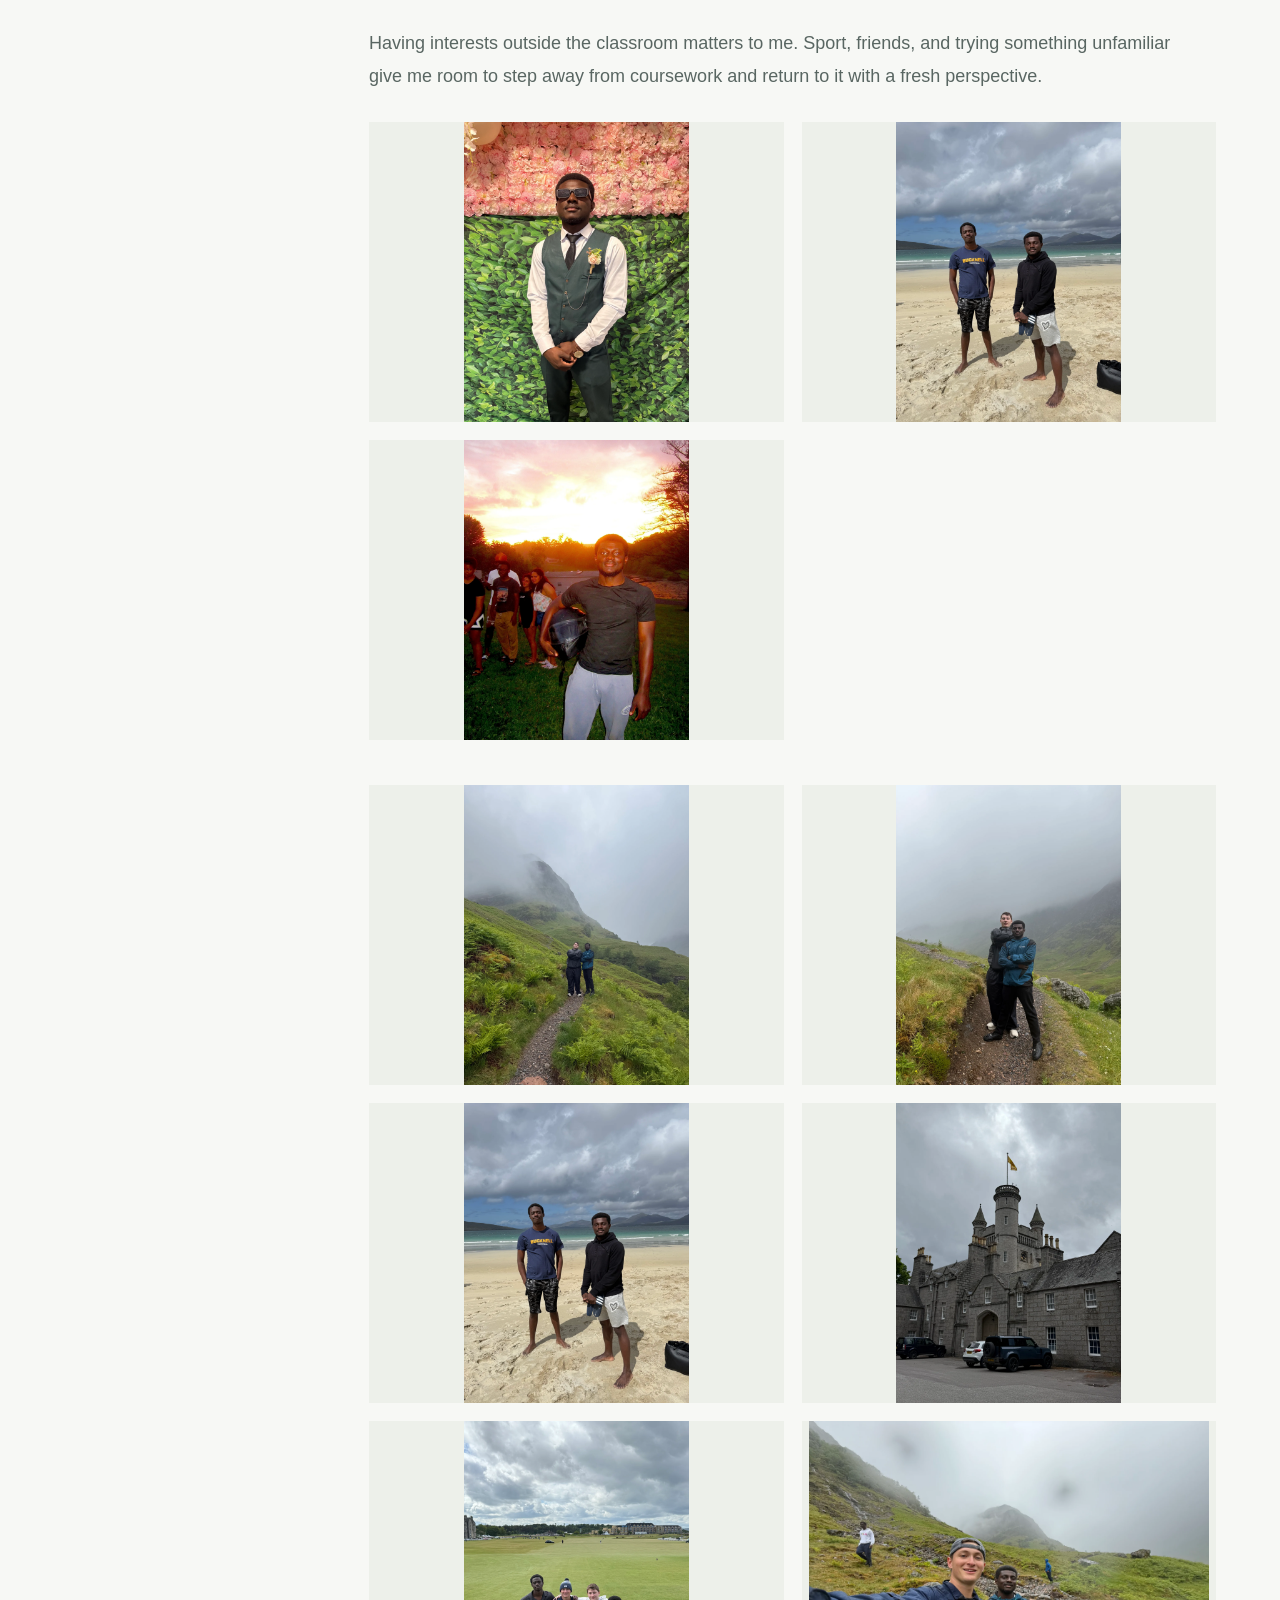
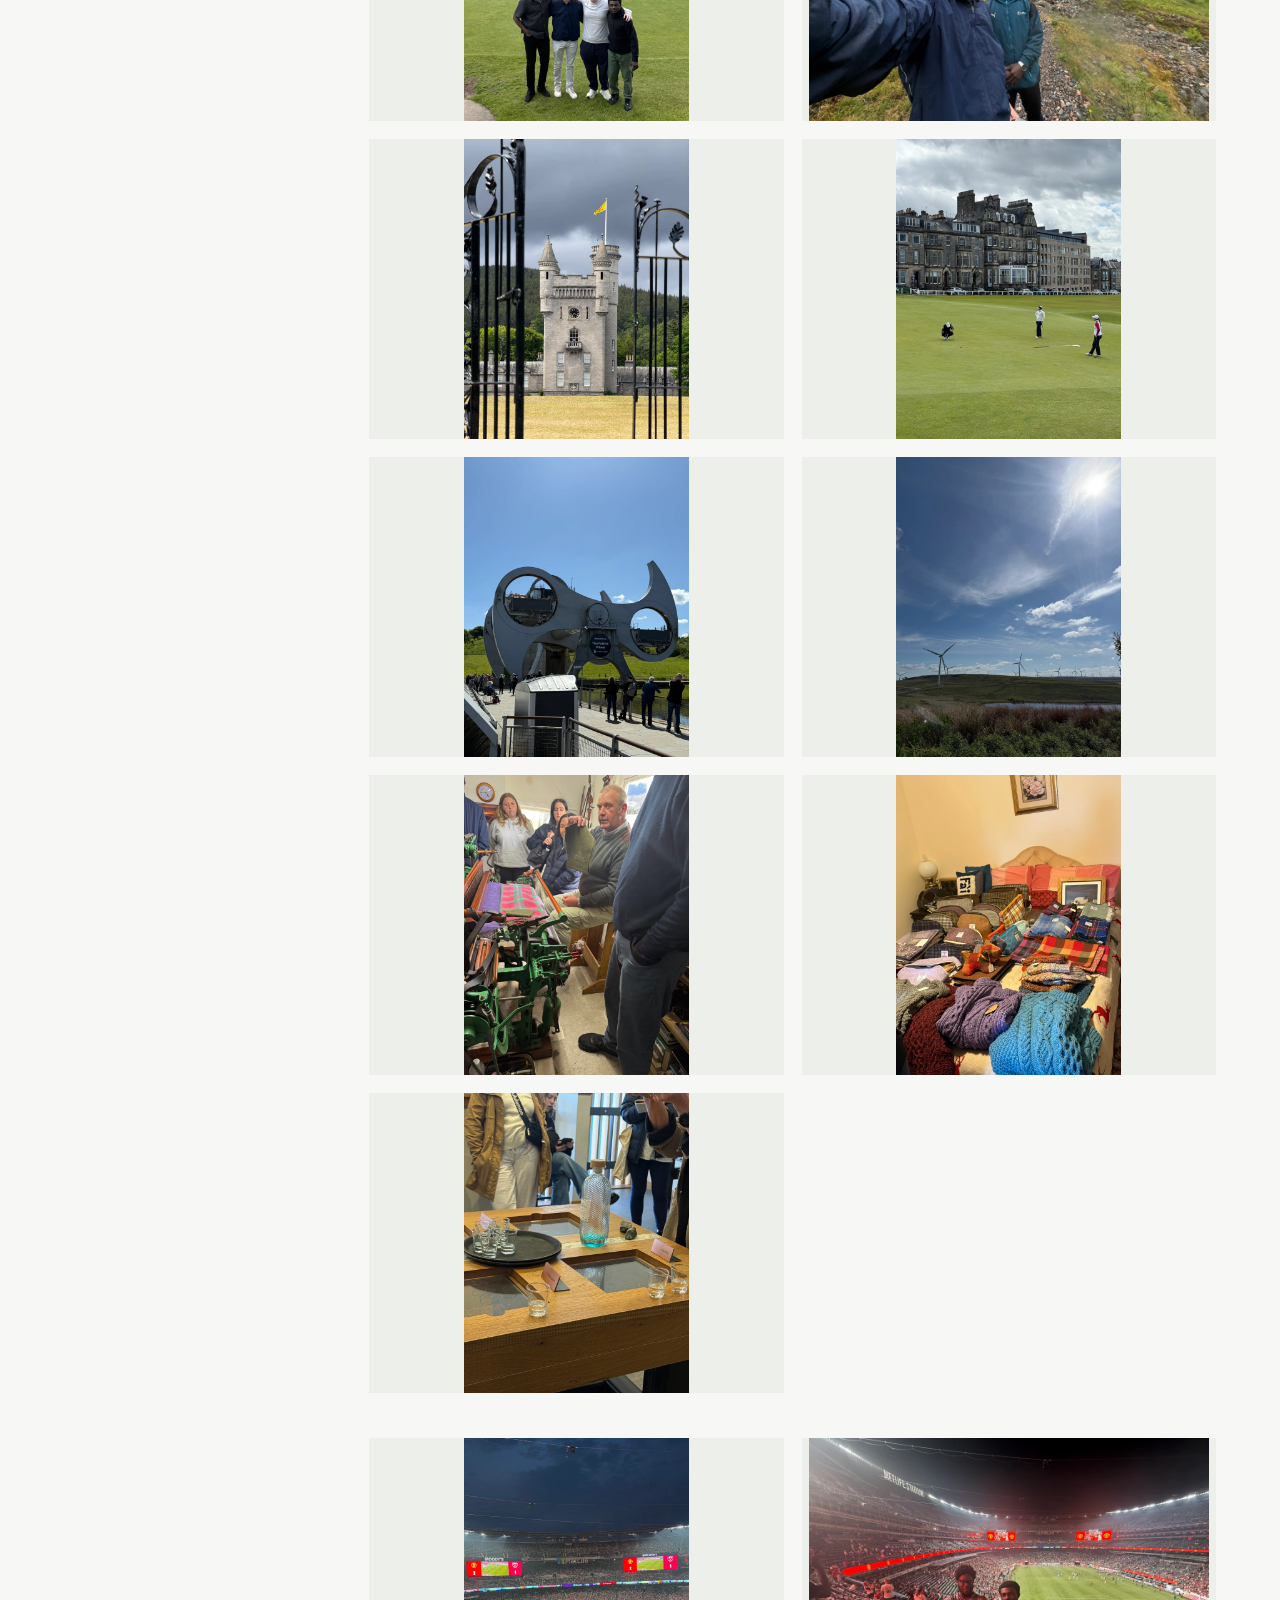
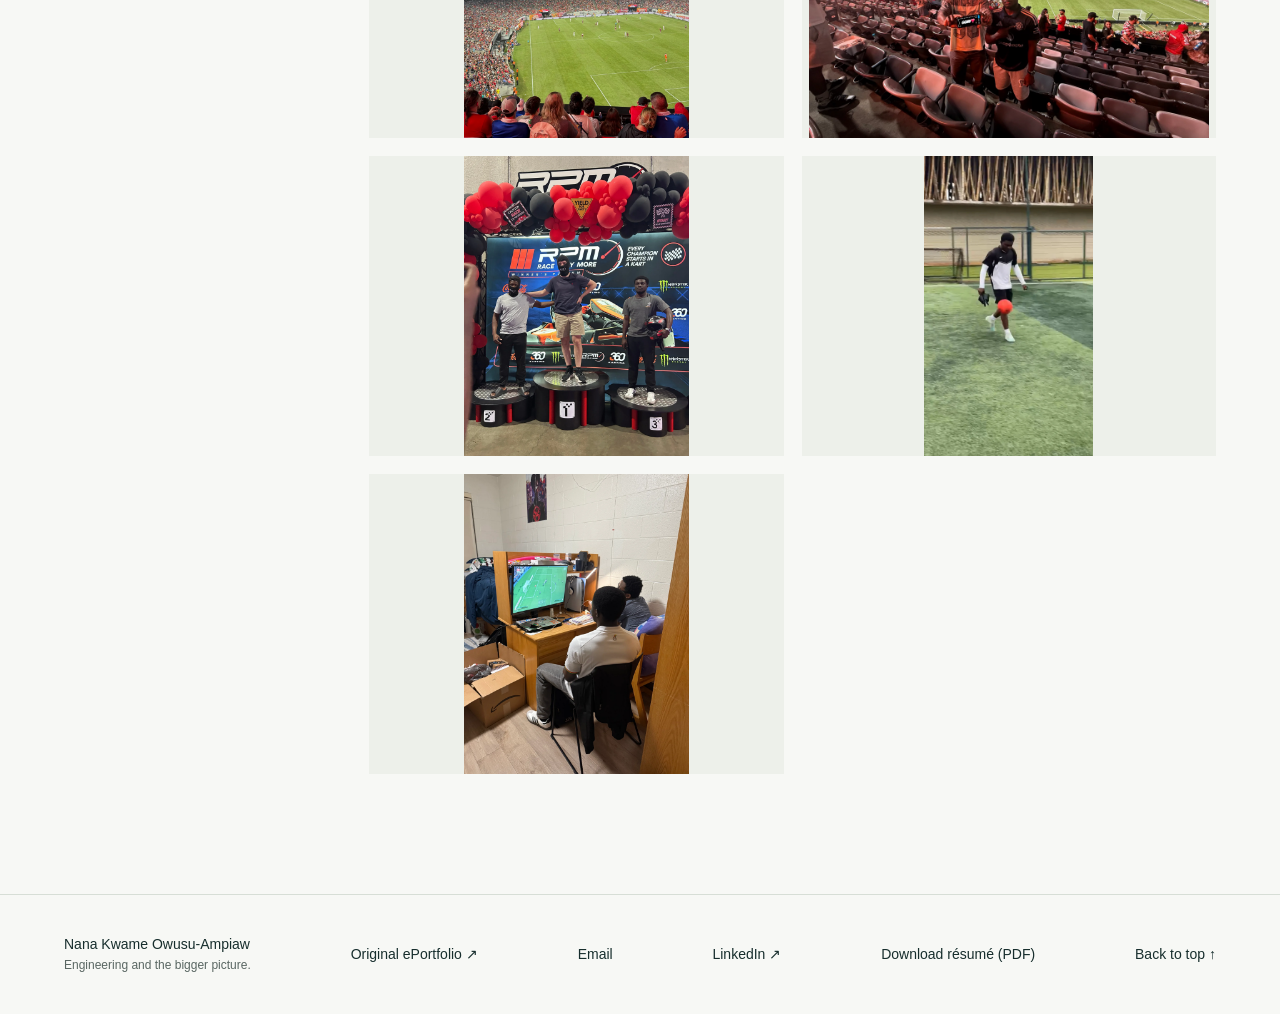
<file: global-and-cultural-awareness.html>
<!doctype html><html lang="en"><head><meta charset="utf-8"><meta name="viewport" content="width=device-width, initial-scale=1"><title>Global and Cultural Awareness — Nana Kwame Owusu-Ampiaw</title><meta name="description" content="Global and Cultural Awareness. Electrical engineering, sustainability, projects, and perspectives from Nana Kwame Owusu-Ampiaw."><meta name="theme-color" content="#172e2d"><link rel="icon" type="image/svg+xml" href="data:image/svg+xml,%3Csvg xmlns='http://www.w3.org/2000/svg' viewBox='0 0 64 64'%3E%3Crect width='64' height='64' fill='%23172e2d'/%3E%3Ctext x='32' y='44' text-anchor='middle' font-family='Georgia' font-size='42' fill='%23d4fa76'%3EN%3C/text%3E%3C/svg%3E"><link rel="stylesheet" href="style.css"></head><body id="top"><a class="skip" href="#main">Skip to content</a><header><div class="wrap"><nav aria-label="Main navigation"><a class="brand" href="index.html"><span class="monogram" aria-hidden="true">N.</span><span>Nana Kwame<br>Owusu-Ampiaw</span></a><div class="navlinks"><a href="home.html">Home</a><a href="projects-with-purpose.html">Projects</a><a href="professional-experience.html">Work & leadership</a><a href="about-me.html">About me</a><a href="experiences-and-perspectives.html">Scotland</a><a href="engineering-and-society.html">Engineering & society</a><a href="global-and-cultural-awareness.html" aria-current="page">Global perspectives</a><a href="reflections-and-future-directions.html">Looking ahead</a></div></nav></div></header><main id="main"><div class="wrap"><section class="page-title"><div class="eyebrow">Nana Kwame Owusu-Ampiaw / Portfolio</div><h1>Global and Cultural Awareness</h1></section><div class="article-layout"><aside class="page-aside"><div class="kicker">In this section</div><a href="#section-1">Global And Cultural Awareness</a><a href="#section-2">Activities</a></aside><article class="article-content"><div class="reading"><h2 id="section-1">Global And Cultural Awareness</h2><p>Growing up in Ghana, studying in the United States, and spending time in Scotland have given me different reference points for the same questions. How do people use the resources available to them? What do they expect from infrastructure? Which problems receive attention first? I don’t assume that an approach that works well in one setting will work equally well in another.</p><p>Ghana is an important part of how I think about engineering. Seeing differences in infrastructure and access to resources has made me value resourcefulness and practical design. It also reminds me to ask whose experience is being represented when a problem is defined. The people who use a system may understand its limitations in ways that are not obvious from a drawing or a set of measurements.</p><p>In Scotland, my learning extended beyond the engineering visits. Edinburgh, Glencoe, the Isle of Lewis, Oban, Balmoral Castle, St Andrews Links, and Dundee exposed me to urban, rural, and coastal settings within the same country. Learning about traditional knitting and gin production helped me consider how local skills, industries, and identity connect with economic and environmental choices.</p><p>Visits to the Falkirk Wheel, Whitelee Wind Farm, and Cruachan Hydro Station added a technical dimension to that experience. Together with the Management and Sustainability course, they encouraged me to look at infrastructure in its surroundings: the resources it uses, the purpose it serves, and the decisions needed to support it over time.</p><p>I bring these comparisons back to my work at Bucknell. In a team, I want to understand why someone approaches a problem differently before deciding that one method is better. I’m still learning how to do that well, especially when explaining technical ideas to people whose experience is different from mine.</p><h2 id="section-2">Activities</h2><p>Outside engineering, football is a big part of my life. I enjoy playing, watching matches, and playing FIFA with friends from different backgrounds. It gives us something to share without needing to have the same academic interests or experiences.</p><p>I also enjoy photography. During travel and everyday life, I like looking for a view or a moment worth keeping. The photographs here include engineering visits, landscapes, time with friends, and other parts of my experience. Together, they show more of what I noticed and enjoyed than a list of places could.</p><p>Having interests outside the classroom matters to me. Sport, friends, and trying something unfamiliar give me room to step away from coursework and return to it with a fresh perspective.</p></div><div class="media-grid"><figure><a href="portfolio-fwJ6QWROeDGrKF25OXZg.webp" target="_blank" rel="noopener" aria-label="Open full photograph"><img src="portfolio-fwJ6QWROeDGrKF25OXZg.webp" alt="Activities — photograph 1" loading="lazy" width="4284" height="5712"></a></figure><figure><a href="portfolio-RXyjBGdThehyjM7bmILH.webp" target="_blank" rel="noopener" aria-label="Open full photograph"><img src="portfolio-RXyjBGdThehyjM7bmILH.webp" alt="Activities — photograph 2" loading="lazy" width="4284" height="5712"></a></figure><figure><a href="portfolio-OVebbQPSR4iRHuTWtRSF.webp" target="_blank" rel="noopener" aria-label="Open full photograph"><img src="portfolio-OVebbQPSR4iRHuTWtRSF.webp" alt="Activities — photograph 3" loading="lazy" width="3240" height="4320"></a></figure></div><div class="media-grid"><figure><a href="portfolio-QlYk2tzIT7po0z9LONxw.webp" target="_blank" rel="noopener" aria-label="Open full photograph"><img src="portfolio-QlYk2tzIT7po0z9LONxw.webp" alt="Activities — photograph 1" loading="lazy" width="4284" height="5712"></a></figure><figure><a href="portfolio-eaoNJG1RyCKf89xtWli3.webp" target="_blank" rel="noopener" aria-label="Open full photograph"><img src="portfolio-eaoNJG1RyCKf89xtWli3.webp" alt="Activities — photograph 2" loading="lazy" width="4284" height="5712"></a></figure><figure><a href="portfolio-RXyjBGdThehyjM7bmILH.webp" target="_blank" rel="noopener" aria-label="Open full photograph"><img src="portfolio-RXyjBGdThehyjM7bmILH.webp" alt="Activities — photograph 3" loading="lazy" width="4284" height="5712"></a></figure><figure><a href="portfolio-wTjMjwPySbettBGv2mnN.webp" target="_blank" rel="noopener" aria-label="Open full photograph"><img src="portfolio-wTjMjwPySbettBGv2mnN.webp" alt="Activities — photograph 4" loading="lazy" width="4284" height="5712"></a></figure><figure><a href="portfolio-B5kREh5mQhuCqol41WLa.webp" target="_blank" rel="noopener" aria-label="Open full photograph"><img src="portfolio-B5kREh5mQhuCqol41WLa.webp" alt="Activities — photograph 5" loading="lazy" width="4284" height="5712"></a></figure><figure><a href="portfolio-5sGdfIMRy2RV4UPzQPIg.webp" target="_blank" rel="noopener" aria-label="Open full photograph"><img src="portfolio-5sGdfIMRy2RV4UPzQPIg.webp" alt="Activities — photograph 6" loading="lazy" width="4032" height="3024"></a></figure><figure><a href="portfolio-TLQ1AFvQ8iB0wsmn2B8v.webp" target="_blank" rel="noopener" aria-label="Open full photograph"><img src="portfolio-TLQ1AFvQ8iB0wsmn2B8v.webp" alt="Activities — photograph 7" loading="lazy" width="3024" height="4032"></a></figure><figure><a href="portfolio-dxJ514OEQsO2UwSkvFIg.webp" target="_blank" rel="noopener" aria-label="Open full photograph"><img src="portfolio-dxJ514OEQsO2UwSkvFIg.webp" alt="Activities — photograph 8" loading="lazy" width="3024" height="4032"></a></figure><figure><a href="portfolio-OmOK5KJoRwGKODV6bUuT.webp" target="_blank" rel="noopener" aria-label="Open full photograph"><img src="portfolio-OmOK5KJoRwGKODV6bUuT.webp" alt="Activities — photograph 9" loading="lazy" width="4284" height="5712"></a></figure><figure><a href="portfolio-3UFBPUwGQnGTMyrMrMWI.webp" target="_blank" rel="noopener" aria-label="Open full photograph"><img src="portfolio-3UFBPUwGQnGTMyrMrMWI.webp" alt="Activities — photograph 10" loading="lazy" width="4284" height="5712"></a></figure><figure><a href="portfolio-oCzFIUHoR1SwK0Lulrbw.webp" target="_blank" rel="noopener" aria-label="Open full photograph"><img src="portfolio-oCzFIUHoR1SwK0Lulrbw.webp" alt="Activities — photograph 11" loading="lazy" width="4284" height="5712"></a></figure><figure><a href="portfolio-p4JShmHITmSfXMvpbsSv.webp" target="_blank" rel="noopener" aria-label="Open full photograph"><img src="portfolio-p4JShmHITmSfXMvpbsSv.webp" alt="Activities — photograph 12" loading="lazy" width="4284" height="5712"></a></figure><figure><a href="portfolio-Ly2si1K5RgqXsSKQg0tO.webp" target="_blank" rel="noopener" aria-label="Open full photograph"><img src="portfolio-Ly2si1K5RgqXsSKQg0tO.webp" alt="Activities — photograph 13" loading="lazy" width="3024" height="4032"></a></figure></div><div class="media-grid"><figure><a href="portfolio-u3bDfuYtRGSJQ2LRLua4.webp" target="_blank" rel="noopener" aria-label="Open full photograph"><img src="portfolio-u3bDfuYtRGSJQ2LRLua4.webp" alt="Activities — photograph 1" loading="lazy" width="4284" height="5712"></a></figure><figure><a href="portfolio-PegJG4jRLqrVdeaGWYdR.webp" target="_blank" rel="noopener" aria-label="Open full photograph"><img src="portfolio-PegJG4jRLqrVdeaGWYdR.webp" alt="Activities — photograph 2" loading="lazy" width="4032" height="3024"></a></figure><figure><a href="portfolio-8WtK0QIwQY24cP6c41Fz.webp" target="_blank" rel="noopener" aria-label="Open full photograph"><img src="portfolio-8WtK0QIwQY24cP6c41Fz.webp" alt="Activities — photograph 3" loading="lazy" width="3024" height="4032"></a></figure><figure><a href="portfolio-7NCyKlNqRQyO27E7qpJO.webp" target="_blank" rel="noopener" aria-label="Open full photograph"><img src="portfolio-7NCyKlNqRQyO27E7qpJO.webp" alt="Activities — photograph 4" loading="lazy" width="903" height="1604"></a></figure><figure><a href="portfolio-JRlXijOLQXyoOiATtldO.webp" target="_blank" rel="noopener" aria-label="Open full photograph"><img src="portfolio-JRlXijOLQXyoOiATtldO.webp" alt="Activities — photograph 5" loading="lazy" width="4284" height="5712"></a></figure></div></article></div></div></main><footer><div class="wrap footer-row"><p>Nana Kwame Owusu-Ampiaw<span>Engineering and the bigger picture.</span></p><a href="https://bucknell.digication.com/nana-kwame-owusu-ampiaw/global-and-cultural-awareness" target="_blank" rel="noopener">Original ePortfolio ↗</a><a href="mailto:noa001@bucknell.edu">Email</a><a href="https://www.linkedin.com/in/nana-kwame-owusu-ampiaw" target="_blank" rel="noopener">LinkedIn ↗</a><a href="Nana-Kwame-Owusu-Ampiaw-Resume.pdf" download>Download résumé (PDF)</a><a href="#top">Back to top ↑</a></div></footer></body></html>
</file>
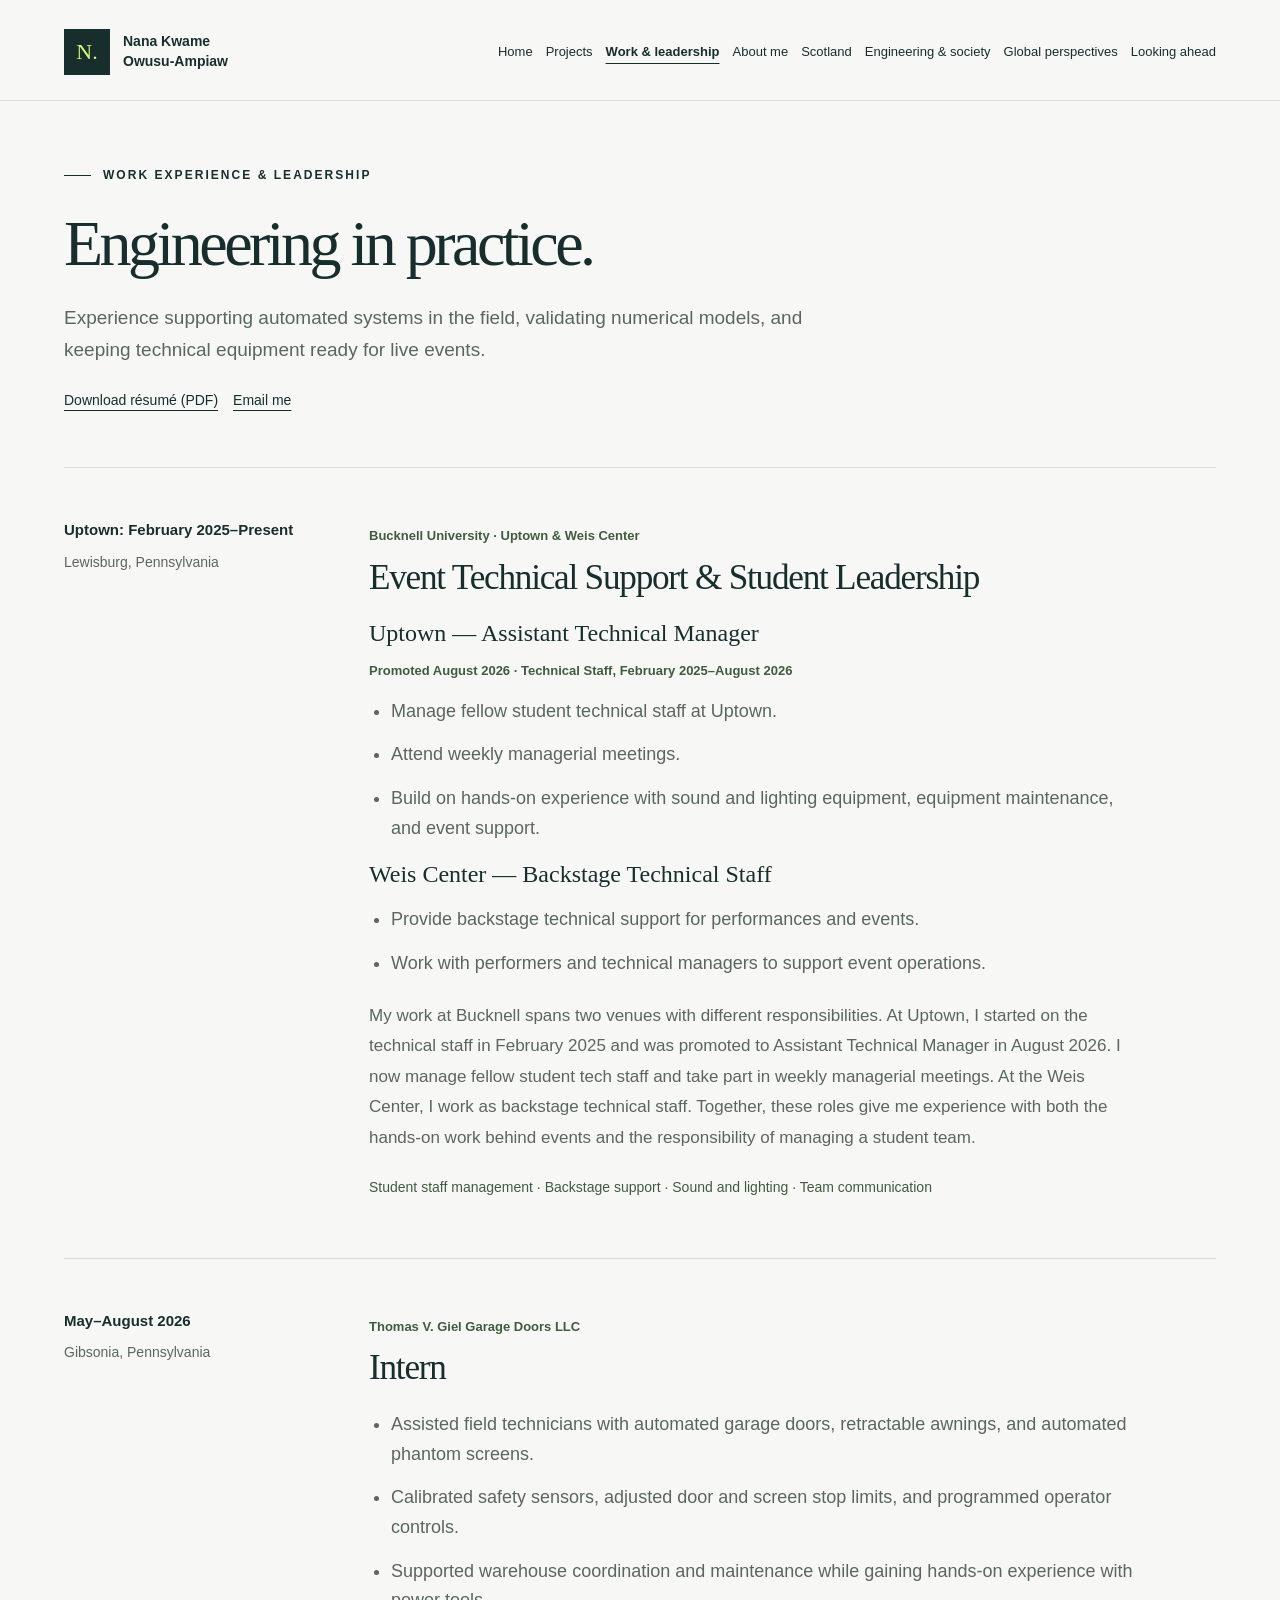
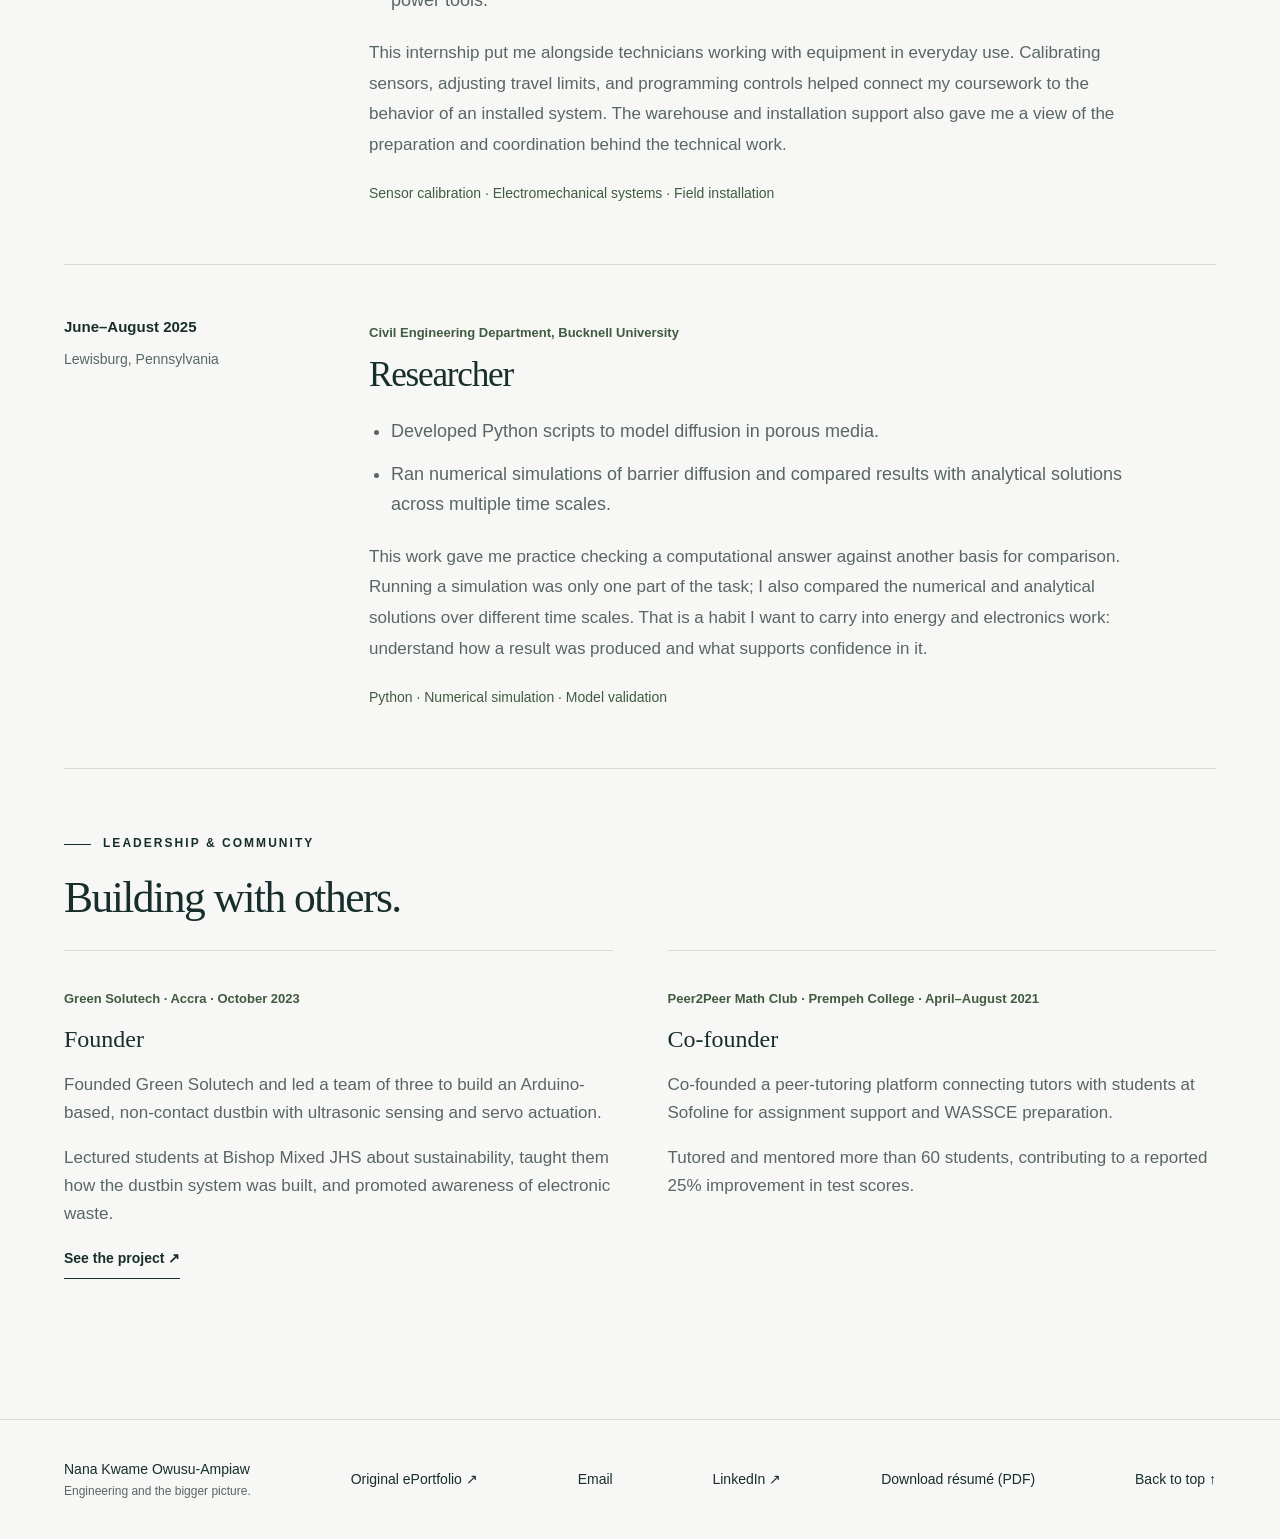
<file: professional-experience.html>
<!doctype html><html lang="en"><head><meta charset="utf-8"><meta name="viewport" content="width=device-width, initial-scale=1"><title>Work Experience & Leadership — Nana Kwame Owusu-Ampiaw</title><meta name="description" content="Field engineering internship, Python research, technical operations, and community leadership. Nana Kwame Owusu-Ampiaw, Bucknell Electrical Engineering, May 2028."><meta name="theme-color" content="#172e2d"><link rel="icon" type="image/svg+xml" href="data:image/svg+xml,%3Csvg xmlns='http://www.w3.org/2000/svg' viewBox='0 0 64 64'%3E%3Crect width='64' height='64' fill='%23172e2d'/%3E%3Ctext x='32' y='44' text-anchor='middle' font-family='Georgia' font-size='42' fill='%23d4fa76'%3EN%3C/text%3E%3C/svg%3E"><link rel="stylesheet" href="style.css"></head><body id="top"><a class="skip" href="#main">Skip to content</a><header><div class="wrap"><nav aria-label="Main navigation"><a class="brand" href="index.html"><span class="monogram" aria-hidden="true">N.</span><span>Nana Kwame<br>Owusu-Ampiaw</span></a><div class="navlinks"><a href="home.html">Home</a><a href="projects-with-purpose.html">Projects</a><a href="professional-experience.html" aria-current="page">Work & leadership</a><a href="about-me.html">About me</a><a href="experiences-and-perspectives.html">Scotland</a><a href="engineering-and-society.html">Engineering & society</a><a href="global-and-cultural-awareness.html">Global perspectives</a><a href="reflections-and-future-directions.html">Looking ahead</a></div></nav></div></header><main id="main"><div class="wrap"><section class="page-title"><div class="eyebrow">Work experience & leadership</div><h1>Engineering in practice.</h1><p class="page-deck">Experience supporting automated systems in the field, validating numerical models, and keeping technical equipment ready for live events.</p><div class="contact-actions"><a href="Nana-Kwame-Owusu-Ampiaw-Resume.pdf" download>Download résumé (PDF)</a><a href="mailto:noa001@bucknell.edu">Email me</a></div></section><div class="work-history"><section class="role-entry" id="assistant-technical-manager"><div class="role-date">Uptown: February 2025–Present<span>Lewisburg, Pennsylvania</span></div><div><p class="project-status">Bucknell University · Uptown &amp; Weis Center</p><h2>Event Technical Support &amp; Student Leadership</h2><h3>Uptown — Assistant Technical Manager</h3><p class="project-status">Promoted August 2026 · Technical Staff, February 2025–August 2026</p><ul><li>Manage fellow student technical staff at Uptown.</li><li>Attend weekly managerial meetings.</li><li>Build on hands-on experience with sound and lighting equipment, equipment maintenance, and event support.</li></ul><h3 id="technical-staff">Weis Center — Backstage Technical Staff</h3><ul><li>Provide backstage technical support for performances and events.</li><li>Work with performers and technical managers to support event operations.</li></ul><p class="work-reflection">My work at Bucknell spans two venues with different responsibilities. At Uptown, I started on the technical staff in February 2025 and was promoted to Assistant Technical Manager in August 2026. I now manage fellow student tech staff and take part in weekly managerial meetings. At the Weis Center, I work as backstage technical staff. Together, these roles give me experience with both the hands-on work behind events and the responsibility of managing a student team.</p><p class="project-tools">Student staff management · Backstage support · Sound and lighting · Team communication</p></div></section><section class="role-entry" id="field-engineering"><div class="role-date">May–August 2026<span>Gibsonia, Pennsylvania</span></div><div><p class="project-status">Thomas V. Giel Garage Doors LLC</p><h2>Intern</h2><ul><li>Assisted field technicians with automated garage doors, retractable awnings, and automated phantom screens.</li><li>Calibrated safety sensors, adjusted door and screen stop limits, and programmed operator controls.</li><li>Supported warehouse coordination and maintenance while gaining hands-on experience with power tools.</li></ul><p class="work-reflection">This internship put me alongside technicians working with equipment in everyday use. Calibrating sensors, adjusting travel limits, and programming controls helped connect my coursework to the behavior of an installed system. The warehouse and installation support also gave me a view of the preparation and coordination behind the technical work.</p><p class="project-tools">Sensor calibration · Electromechanical systems · Field installation</p></div></section><section class="role-entry" id="research"><div class="role-date">June–August 2025<span>Lewisburg, Pennsylvania</span></div><div><p class="project-status">Civil Engineering Department, Bucknell University</p><h2>Researcher</h2><ul><li>Developed Python scripts to model diffusion in porous media.</li><li>Ran numerical simulations of barrier diffusion and compared results with analytical solutions across multiple time scales.</li></ul><p class="work-reflection">This work gave me practice checking a computational answer against another basis for comparison. Running a simulation was only one part of the task; I also compared the numerical and analytical solutions over different time scales. That is a habit I want to carry into energy and electronics work: understand how a result was produced and what supports confidence in it.</p><p class="project-tools">Python · Numerical simulation · Model validation</p></div></section></div><section class="leadership-panel" id="leadership"><div class="eyebrow">Leadership & community</div><h2>Building with others.</h2><div class="leadership-grid"><article><p class="project-status">Green Solutech · Accra · October 2023</p><h3>Founder</h3><p>Founded Green Solutech and led a team of three to build an Arduino-based, non-contact dustbin with ultrasonic sensing and servo actuation.</p><p>Lectured students at Bishop Mixed JHS about sustainability, taught them how the dustbin system was built, and promoted awareness of electronic waste.</p><a class="text-link" href="projects-with-purpose.html#section-5">See the project ↗</a></article><article><p class="project-status">Peer2Peer Math Club · Prempeh College · April–August 2021</p><h3>Co-founder</h3><p>Co-founded a peer-tutoring platform connecting tutors with students at Sofoline for assignment support and WASSCE preparation.</p><p>Tutored and mentored more than 60 students, contributing to a reported 25% improvement in test scores.</p></article></div></section></div></main><footer><div class="wrap footer-row"><p>Nana Kwame Owusu-Ampiaw<span>Engineering and the bigger picture.</span></p><a href="https://bucknell.digication.com/nana-kwame-owusu-ampiaw" target="_blank" rel="noopener">Original ePortfolio ↗</a><a href="mailto:noa001@bucknell.edu">Email</a><a href="https://www.linkedin.com/in/nana-kwame-owusu-ampiaw" target="_blank" rel="noopener">LinkedIn ↗</a><a href="Nana-Kwame-Owusu-Ampiaw-Resume.pdf" download>Download résumé (PDF)</a><a href="#top">Back to top ↑</a></div></footer></body></html>
</file>
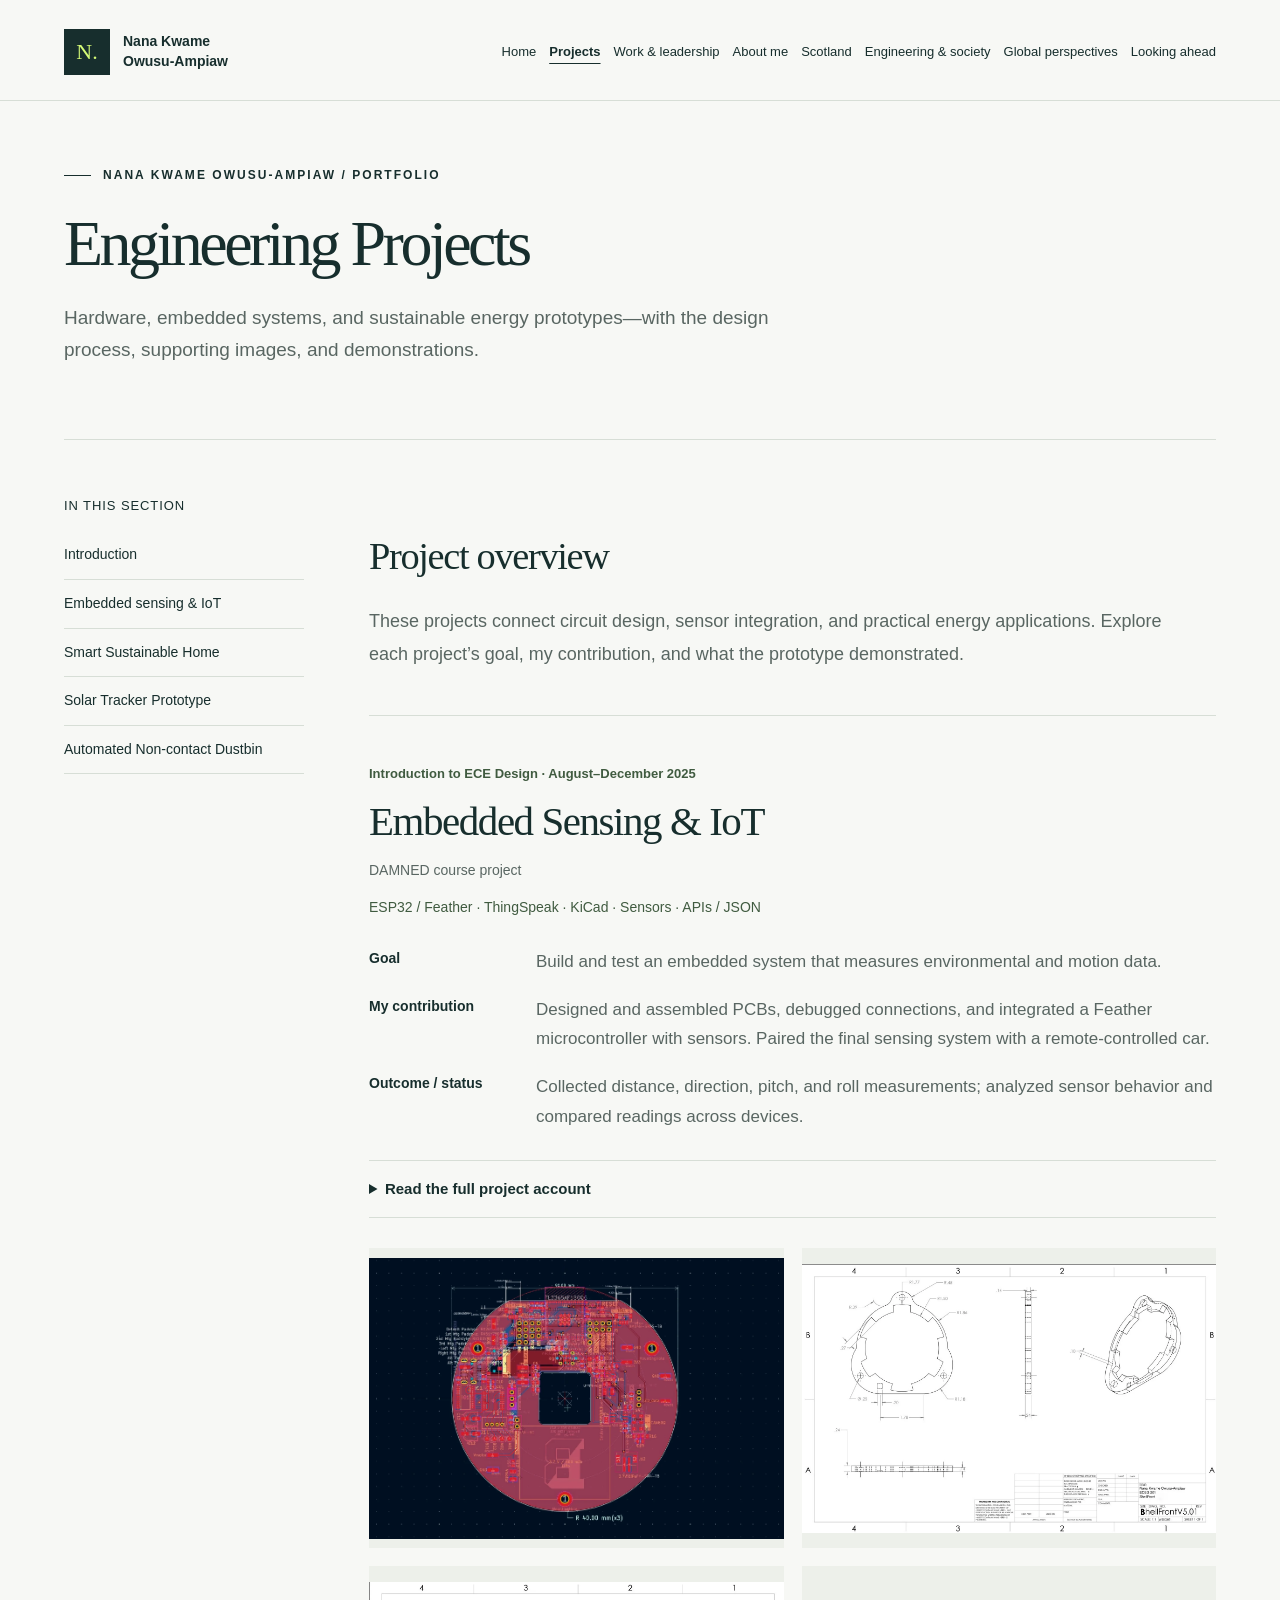
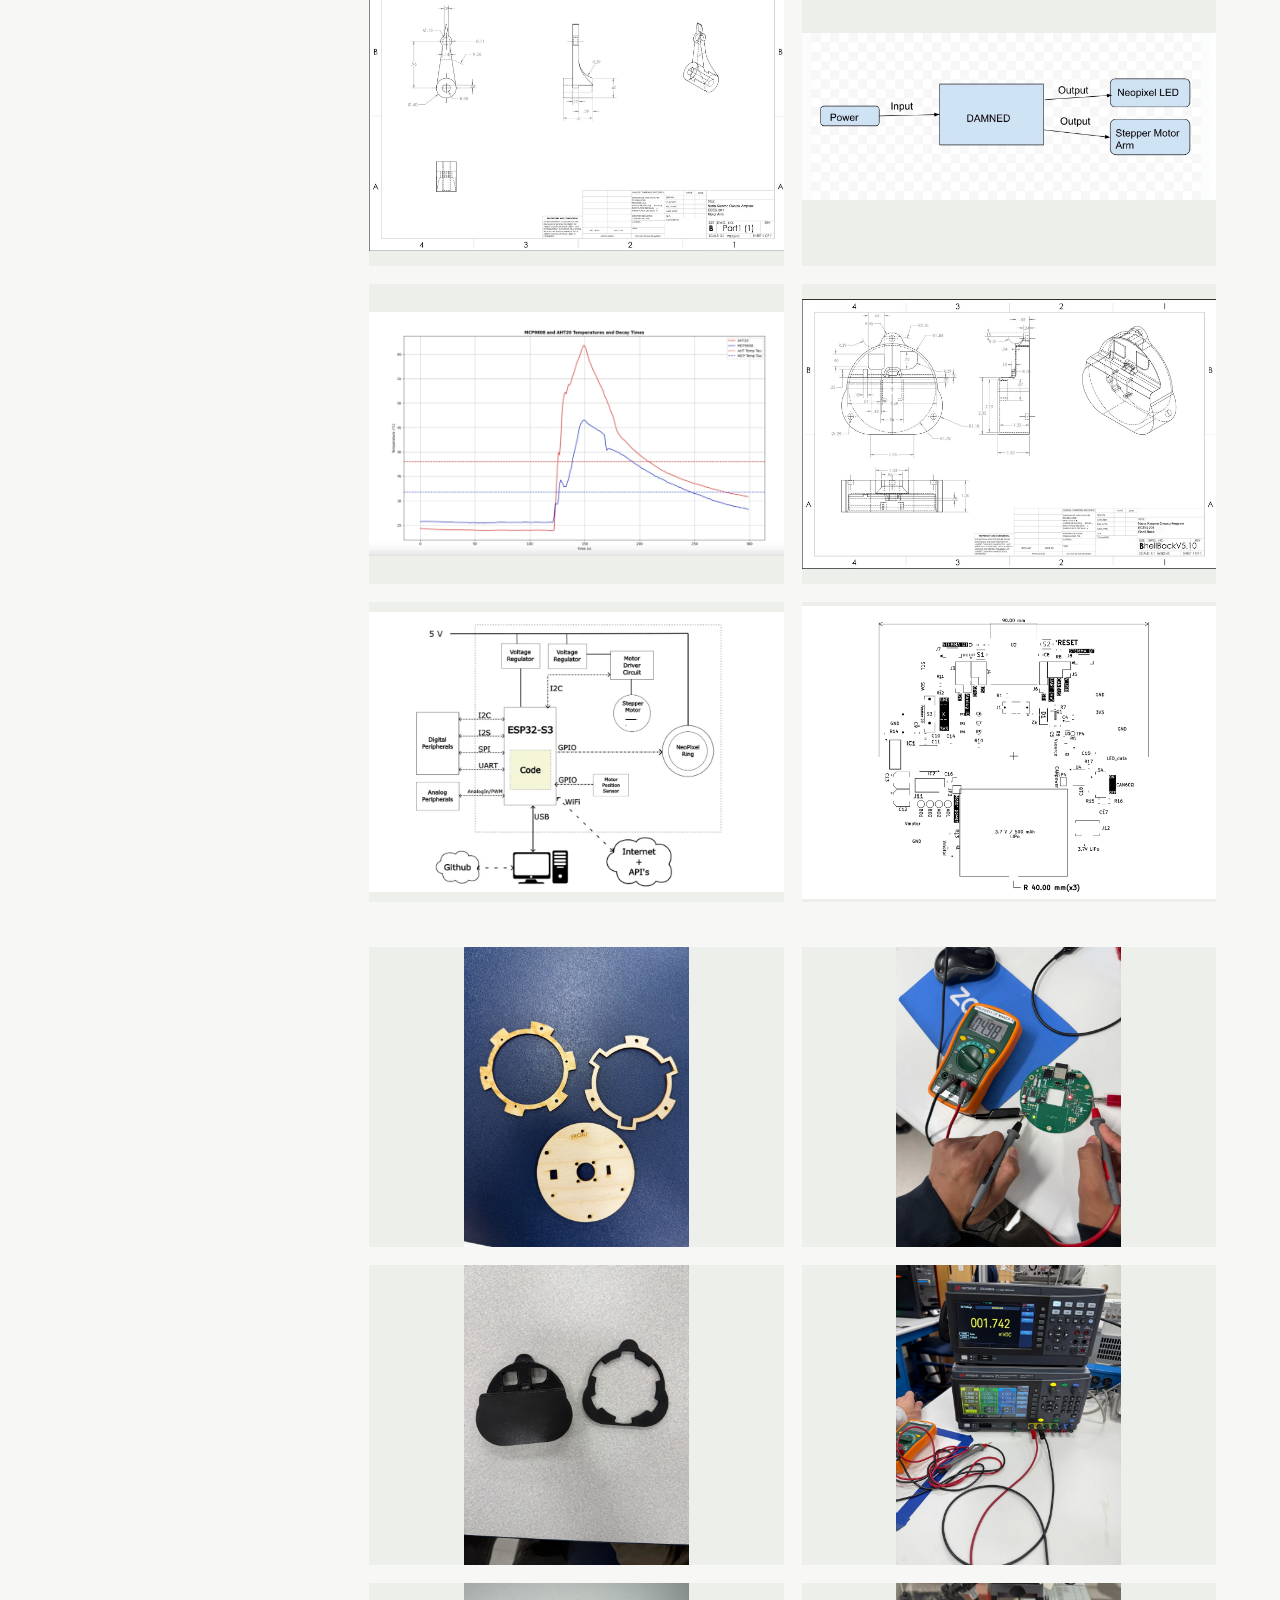
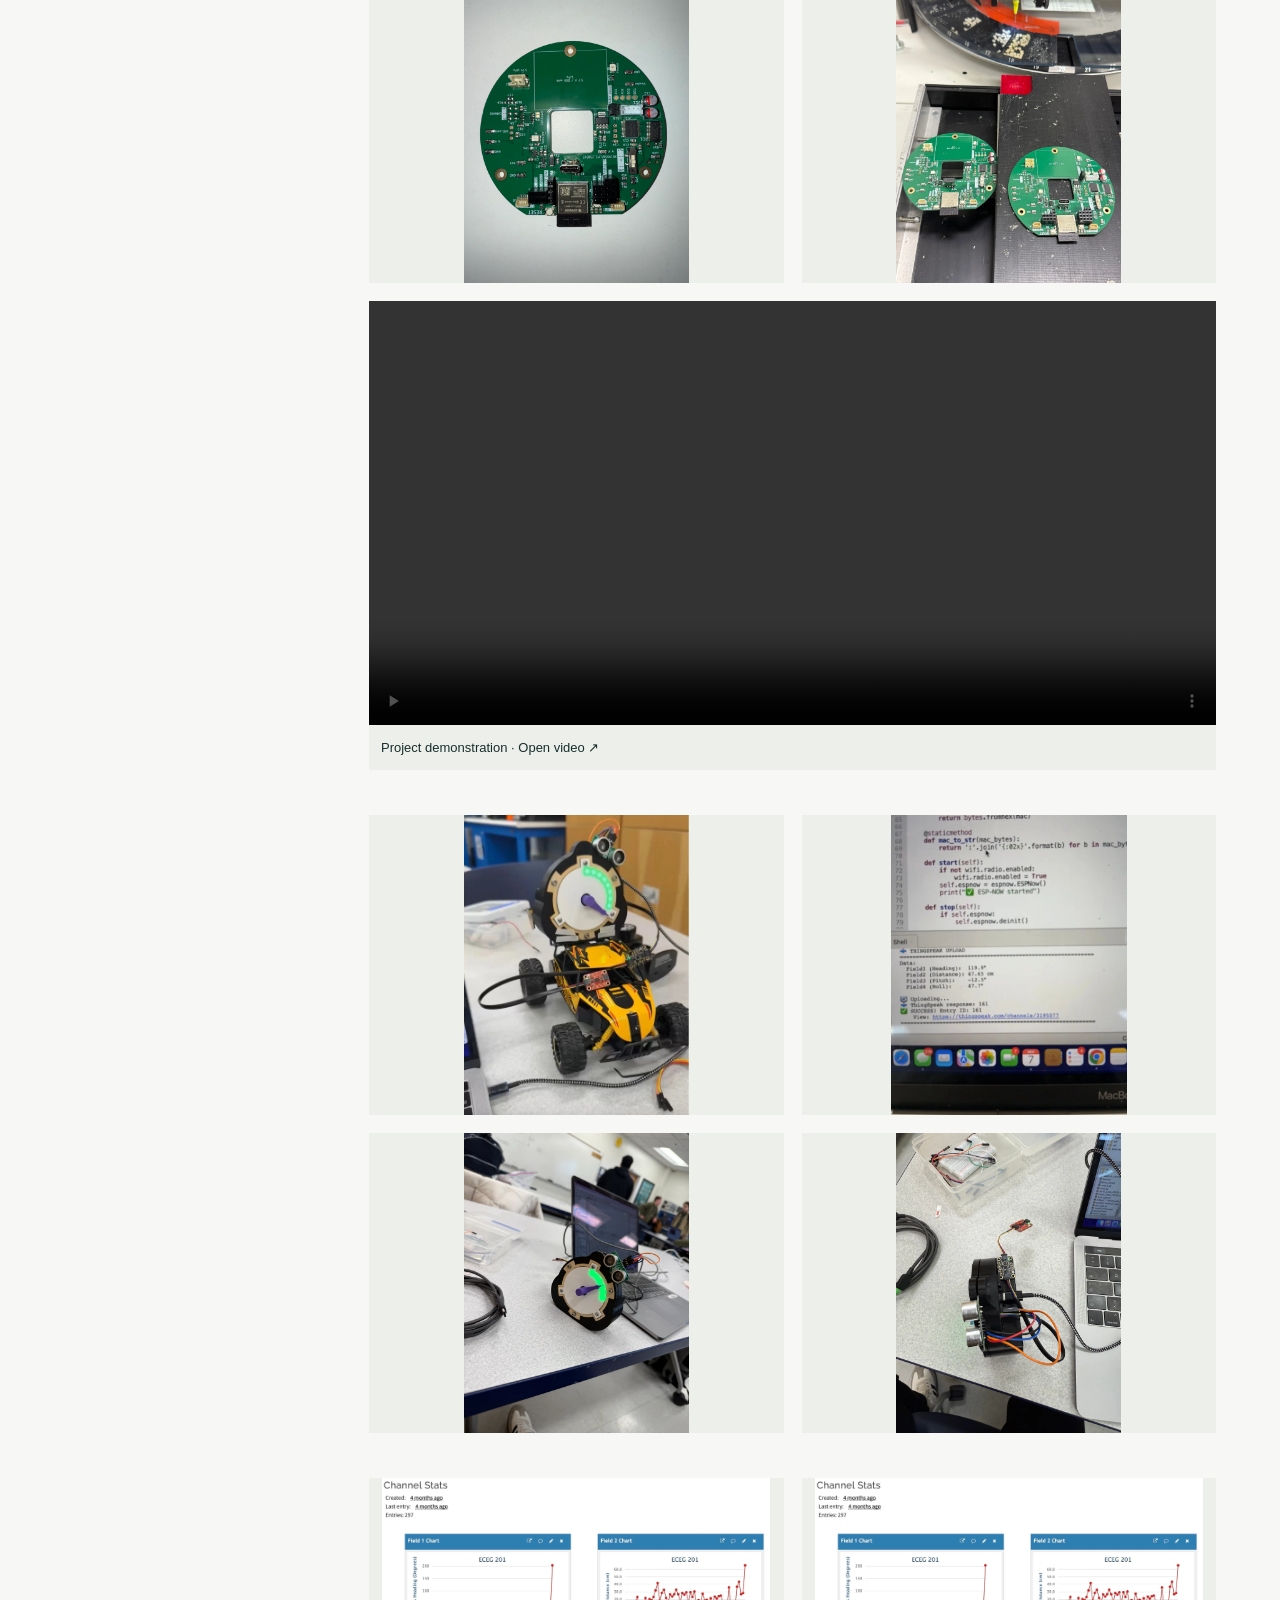
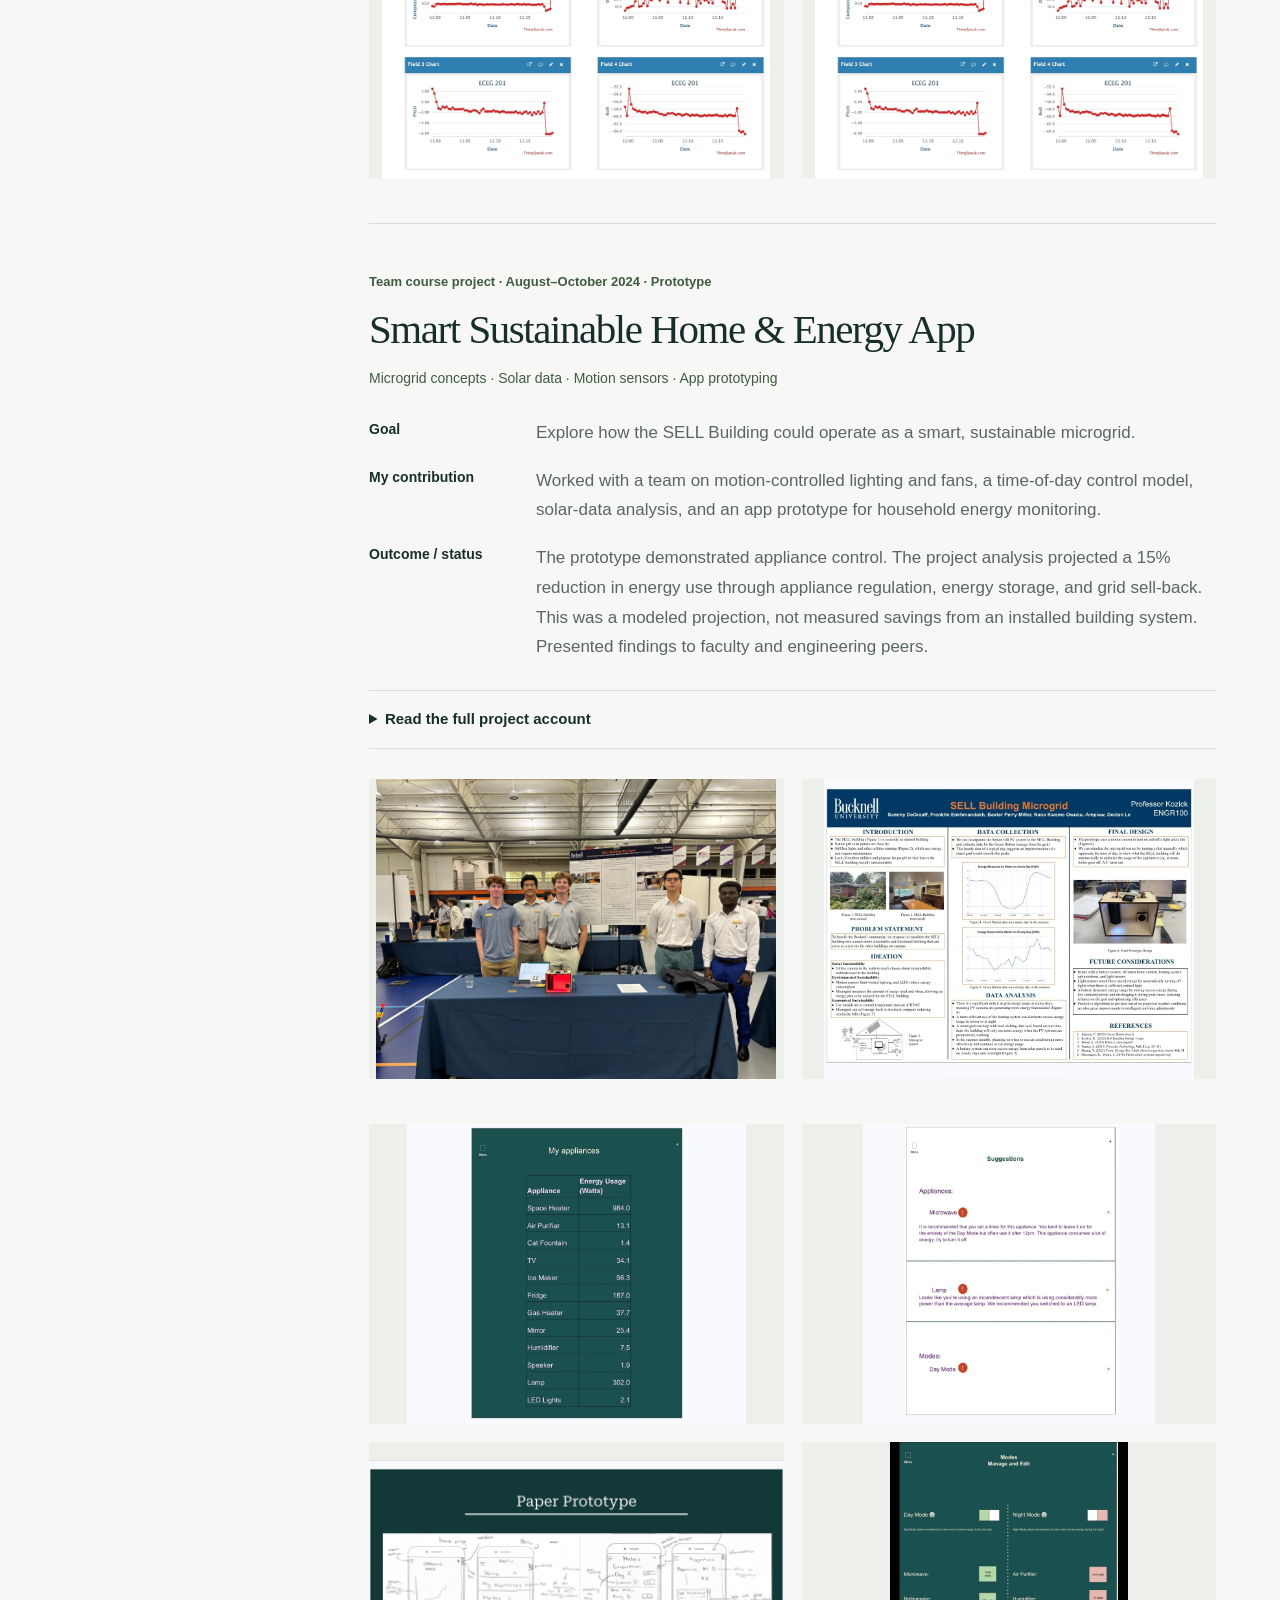
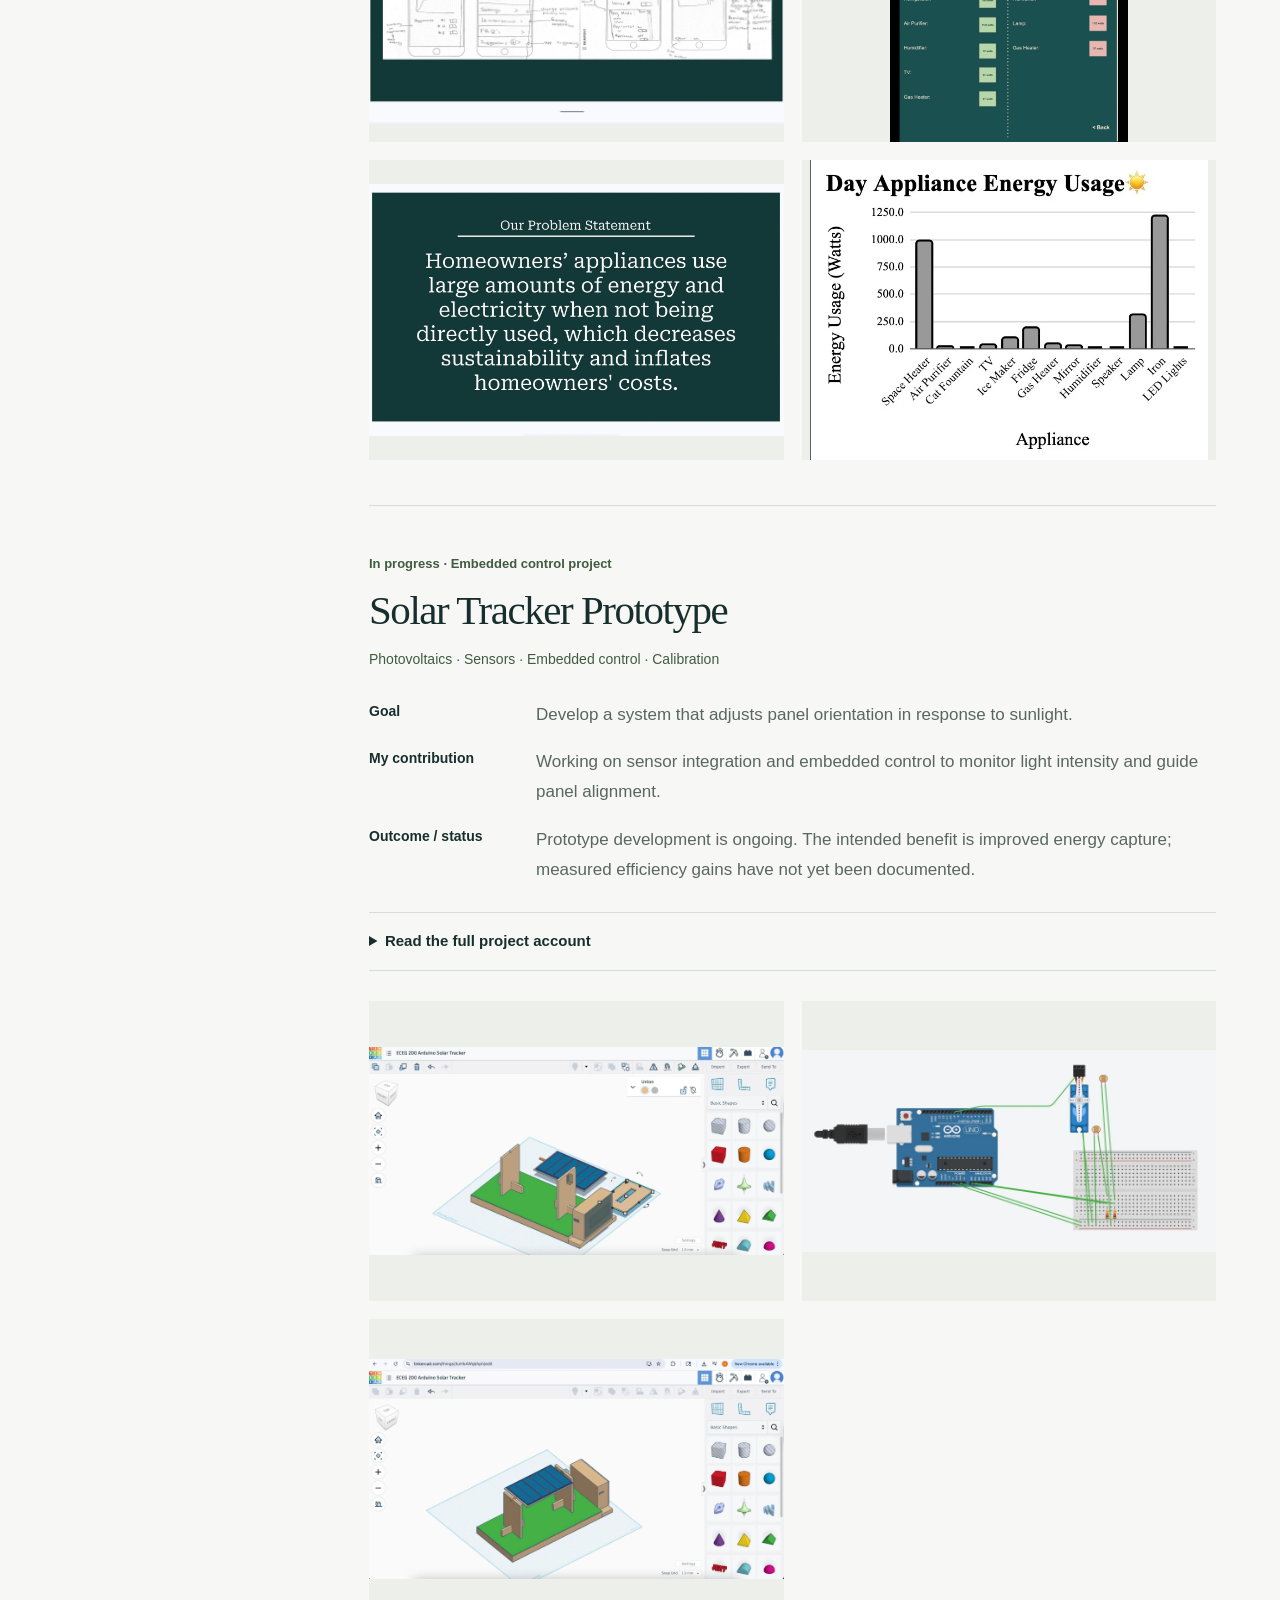
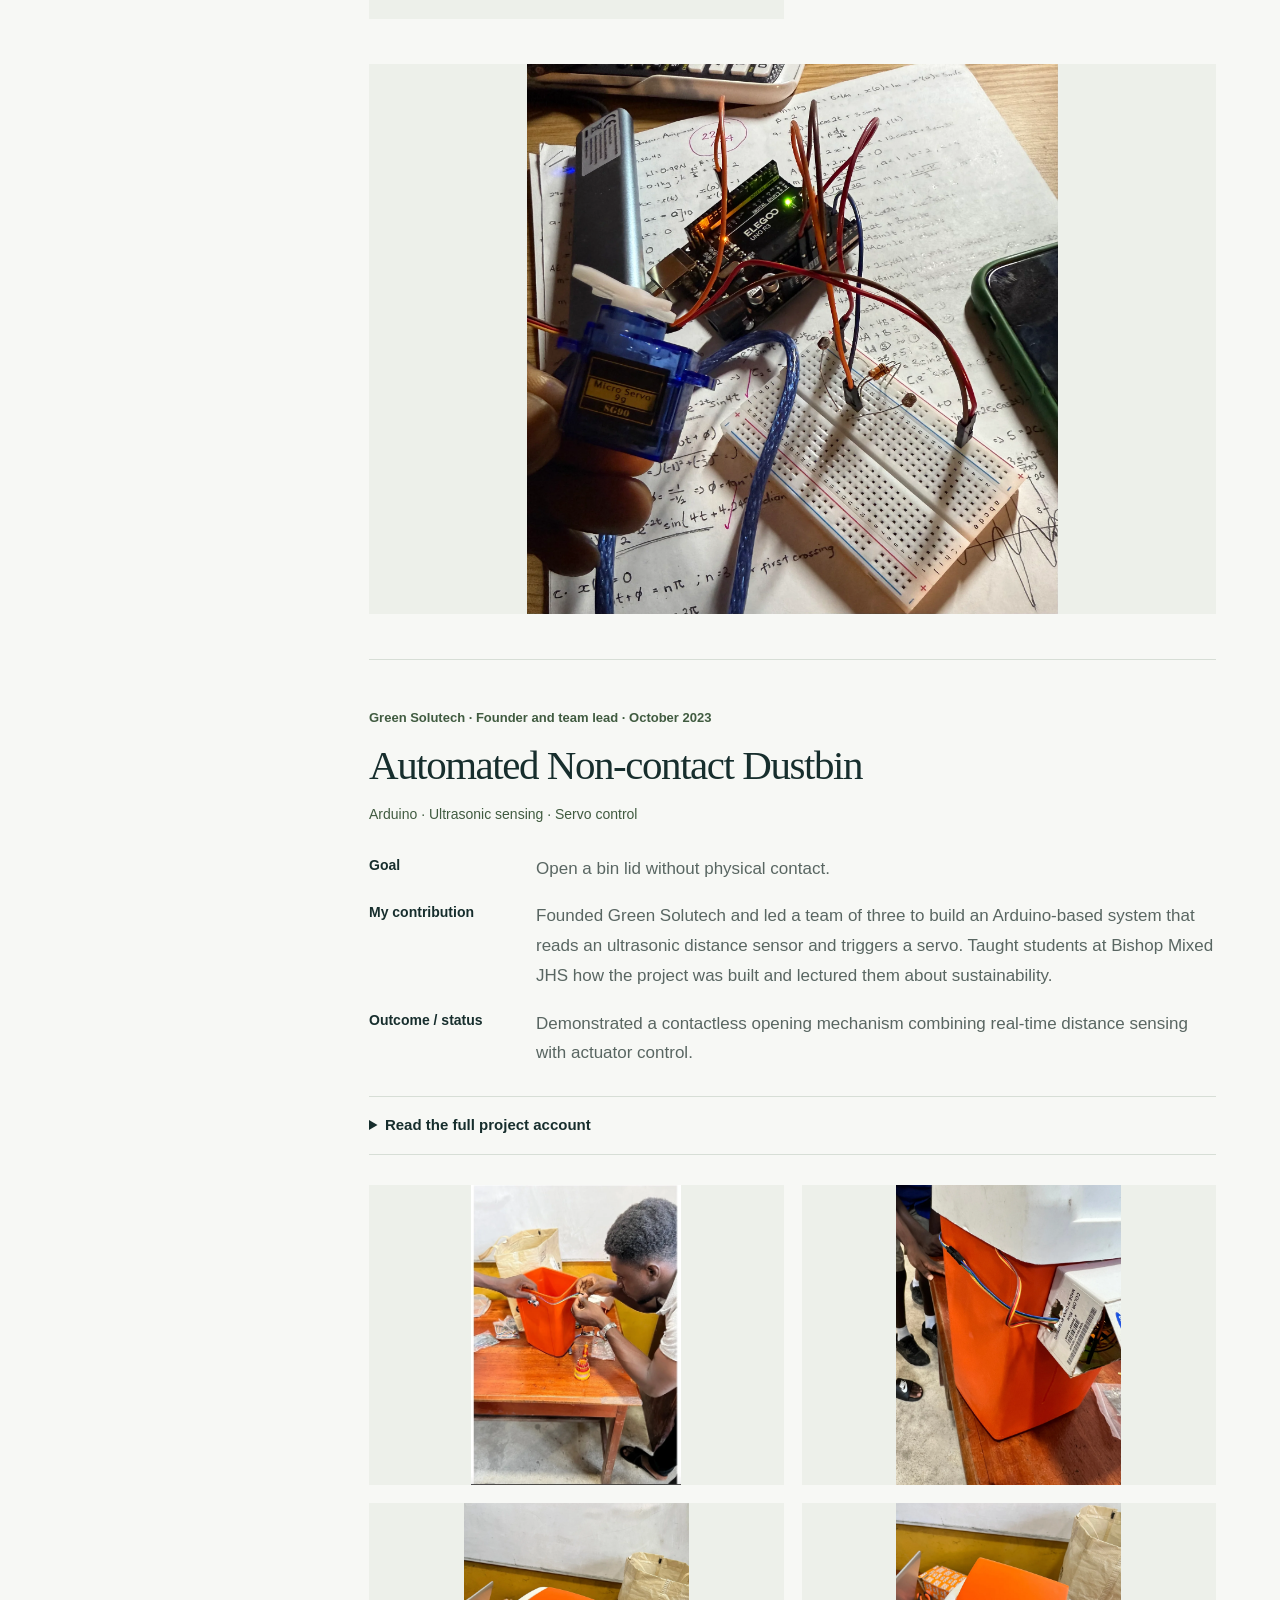
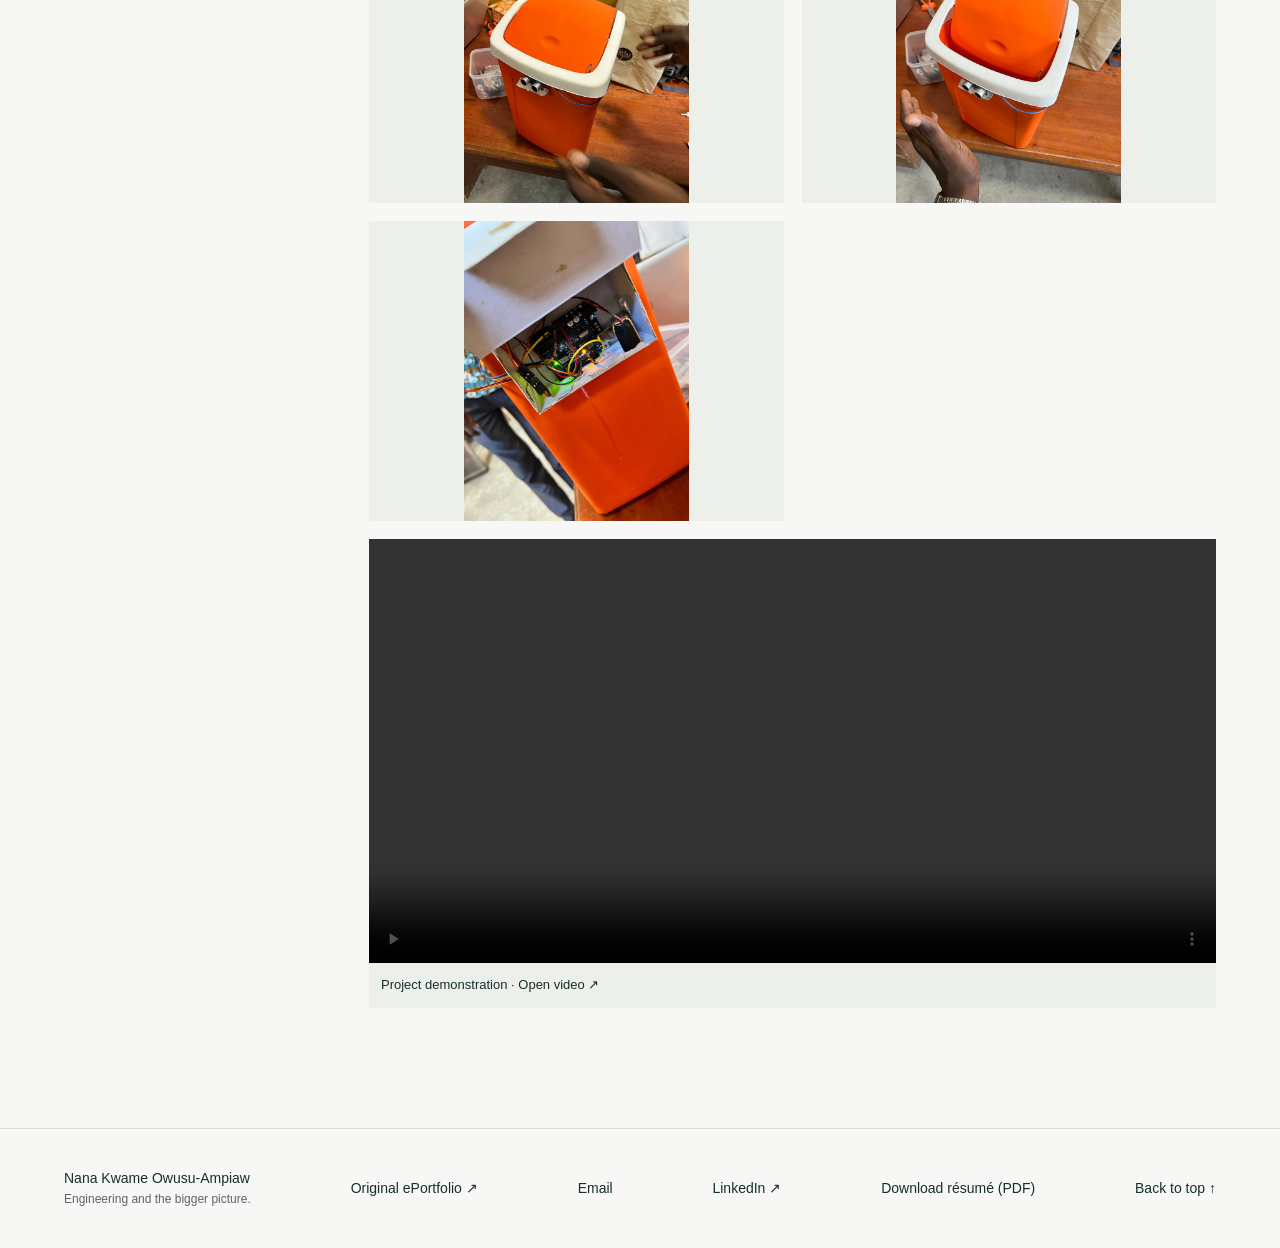
<file: projects-with-purpose.html>
<!doctype html><html lang="en"><head><meta charset="utf-8"><meta name="viewport" content="width=device-width, initial-scale=1"><title>Projects with Purpose — Nana Kwame Owusu-Ampiaw</title><meta name="description" content="Projects with Purpose. Electrical engineering, sustainability, projects, and perspectives from Nana Kwame Owusu-Ampiaw."><meta name="theme-color" content="#172e2d"><link rel="icon" type="image/svg+xml" href="data:image/svg+xml,%3Csvg xmlns='http://www.w3.org/2000/svg' viewBox='0 0 64 64'%3E%3Crect width='64' height='64' fill='%23172e2d'/%3E%3Ctext x='32' y='44' text-anchor='middle' font-family='Georgia' font-size='42' fill='%23d4fa76'%3EN%3C/text%3E%3C/svg%3E"><link rel="stylesheet" href="style.css"></head><body id="top"><a class="skip" href="#main">Skip to content</a><header><div class="wrap"><nav aria-label="Main navigation"><a class="brand" href="index.html"><span class="monogram" aria-hidden="true">N.</span><span>Nana Kwame<br>Owusu-Ampiaw</span></a><div class="navlinks"><a href="home.html">Home</a><a href="projects-with-purpose.html" aria-current="page">Projects</a><a href="professional-experience.html">Work & leadership</a><a href="about-me.html">About me</a><a href="experiences-and-perspectives.html">Scotland</a><a href="engineering-and-society.html">Engineering & society</a><a href="global-and-cultural-awareness.html">Global perspectives</a><a href="reflections-and-future-directions.html">Looking ahead</a></div></nav></div></header><main id="main"><div class="wrap"><section class="page-title"><div class="eyebrow">Nana Kwame Owusu-Ampiaw / Portfolio</div><h1>Engineering Projects</h1><p class="page-deck">Hardware, embedded systems, and sustainable energy prototypes—with the design process, supporting images, and demonstrations.</p></section><div class="article-layout"><aside class="page-aside"><div class="kicker">In this section</div><a href="#section-1">Introduction</a><a href="#section-2">Embedded sensing & IoT</a><a href="#section-3">Smart Sustainable Home</a><a href="#section-4">Solar Tracker Prototype</a><a href="#section-5">Automated Non-contact Dustbin</a></aside><article class="article-content"><div class="reading"><h2 id="section-1">Project overview</h2><p>These projects connect circuit design, sensor integration, and practical energy applications. Explore each project’s goal, my contribution, and what the prototype demonstrated.</p></div><section class="project-summary"><p class="project-status">Introduction to ECE Design · August–December 2025</p><h2 id="section-2">Embedded Sensing & IoT</h2><p class="course-name">DAMNED course project</p><p class="project-tools">ESP32 / Feather · ThingSpeak · KiCad · Sensors · APIs / JSON</p><dl><dt>Goal</dt><dd>Build and test an embedded system that measures environmental and motion data.</dd><dt>My contribution</dt><dd>Designed and assembled PCBs, debugged connections, and integrated a Feather microcontroller with sensors. Paired the final sensing system with a remote-controlled car.</dd><dt>Outcome / status</dt><dd>Collected distance, direction, pitch, and roll measurements; analyzed sensor behavior and compared readings across devices.</dd></dl><details class="project-details"><summary>Read the full project account</summary><div class="reading"><p>As part of my coursework, I also built the DAMNED project, which focused on system integration and the IoT system. I worked with a variety of sensors from temperature sensors to distance sensors and magnetometers.</p><p>This course focused on hands-on electrical and computer engineering design through weekly assignments that emphasized simulation, circuit construction, fabrication, coding, and testing of embedded systems. I gained practical experience using industry tools such as KiCad for PCB layout, and Thonny for microcontroller programming. The fabrication and assembly process included both through-hole and surface-mount soldering, using tools like the pick-and-place machine and reflow oven, as well as laser cutting and 3D printing for case design.</p><p>Across the design assignments, I worked on designing a PCB, followed by assembly, visual inspection, debugging, and systematic unit testing. I learned how to identify and repair faulty connections, verify circuit functionality through modular testing, and validate system performance using measured input and output data.</p><p>Later stages of the course focused on system integration through the DAMNED project, where I incorporated sensors, a Feather microcontroller, and peripherals such as motors and a Neopixel ring. I also worked with APIs, JSON data, and real-time clock functionality to enable data communication and time-based system control. Data collected from sensors was analyzed and visualized to compare performance across devices like temperature and humidity sensors (TMP36, AM2320, AHT20).</p><p>In the final project, I developed a sensing system that integrated a distance sensor with a magnetometer and accelerometer to capture both positional and motion-based data while also acting as a compass. This required sensor integration, real-time data collection, and interpretation of multi-source signals to understand system behavior under different conditions. I paired my final project with a remote controlled car to get the sensor readings for distance, direction, pitch and roll when the car was moving, close to an object, tilted or rolled. The sensor data was processed and analyzed to evaluate performance and relationships between environmental and motion variables on the car. The project connected hardware integration with the interpretation of measurements from a moving system.</p><p>Overall, the course strengthened my ability to design, build, and test complete embedded systems while reinforcing key skills in hardware-software integration, debugging, and iterative engineering design.</p><h3>What I take from this project</h3><p>Pairing the sensing system with a remote-controlled car made the measurements easier to connect to physical behavior. Distance, heading, pitch, and roll described different aspects of the same moving object. This brought together the earlier PCB, wiring, and sensor work: I needed the assembled system and the recorded data to make sense together. It is the part of embedded engineering I want to keep exploring—understanding the signal as well as getting the device to produce it.</p></div></details></section><div class="media-grid"><figure><a href="portfolio-z82RuKbR1Gk9zhvL9KPU.webp" target="_blank" rel="noopener" aria-label="Open full photograph"><img src="portfolio-z82RuKbR1Gk9zhvL9KPU.webp" alt="DAMNED Project — photograph 1" loading="lazy" width="1898" height="1286"></a></figure><figure><a href="portfolio-smmyabXPTFSCEuT87iVA.webp" target="_blank" rel="noopener" aria-label="Open full photograph"><img src="portfolio-smmyabXPTFSCEuT87iVA.webp" alt="DAMNED Project — photograph 2" loading="lazy" width="1592" height="1032"></a></figure><figure><a href="portfolio-NRV0qKJJRPy15U4lVc6r.webp" target="_blank" rel="noopener" aria-label="Open full photograph"><img src="portfolio-NRV0qKJJRPy15U4lVc6r.webp" alt="DAMNED Project — photograph 3" loading="lazy" width="1592" height="1034"></a></figure><figure><a href="portfolio-edUW7vuBTOmjDV9gHV6J.webp" target="_blank" rel="noopener" aria-label="Open full photograph"><img src="portfolio-edUW7vuBTOmjDV9gHV6J.webp" alt="DAMNED Project — photograph 4" loading="lazy" width="1426" height="576"></a></figure><figure><a href="portfolio-pypIDKUITwu5ikeY4ADC.webp" target="_blank" rel="noopener" aria-label="Open full photograph"><img src="portfolio-pypIDKUITwu5ikeY4ADC.webp" alt="DAMNED Project — photograph 5" loading="lazy" width="2238" height="1316"></a></figure><figure><a href="portfolio-Ad6diBZWTrGvi2PkPuln.webp" target="_blank" rel="noopener" aria-label="Open full photograph"><img src="portfolio-Ad6diBZWTrGvi2PkPuln.webp" alt="DAMNED Project — photograph 6" loading="lazy" width="1600" height="1042"></a></figure><figure><a href="portfolio-UCSUSd2sRfCgygH0CM0A.webp" target="_blank" rel="noopener" aria-label="Open full photograph"><img src="portfolio-UCSUSd2sRfCgygH0CM0A.webp" alt="DAMNED Project — photograph 7" loading="lazy" width="1098" height="741"></a></figure><figure><a href="portfolio-xDsWVacZS56pBuCkfLdl.webp" target="_blank" rel="noopener" aria-label="Open full photograph"><img src="portfolio-xDsWVacZS56pBuCkfLdl.webp" alt="DAMNED Project — photograph 8" loading="lazy" width="1584" height="1118"></a></figure></div><div class="media-grid"><figure><a href="portfolio-RgYPrwtKRA2SVOCes2zA.webp" target="_blank" rel="noopener" aria-label="Open full photograph"><img src="portfolio-RgYPrwtKRA2SVOCes2zA.webp" alt="DAMNED Project — photograph 1" loading="lazy" width="4284" height="5712"></a></figure><figure><a href="portfolio-aPWn3nZoSSr8VwnEET4A.webp" target="_blank" rel="noopener" aria-label="Open full photograph"><img src="portfolio-aPWn3nZoSSr8VwnEET4A.webp" alt="DAMNED Project — photograph 2" loading="lazy" width="4284" height="5712"></a></figure><figure><a href="portfolio-w3q3zipRZuykSPmrnYbW.webp" target="_blank" rel="noopener" aria-label="Open full photograph"><img src="portfolio-w3q3zipRZuykSPmrnYbW.webp" alt="DAMNED Project — photograph 3" loading="lazy" width="4284" height="5712"></a></figure><figure><a href="portfolio-MQYpMR7mTiy5Nf0YzIHj.webp" target="_blank" rel="noopener" aria-label="Open full photograph"><img src="portfolio-MQYpMR7mTiy5Nf0YzIHj.webp" alt="DAMNED Project — photograph 4" loading="lazy" width="4284" height="5712"></a></figure><figure><a href="portfolio-nKkoEOTQR6ALgdSZtQVy.webp" target="_blank" rel="noopener" aria-label="Open full photograph"><img src="portfolio-nKkoEOTQR6ALgdSZtQVy.webp" alt="DAMNED Project — photograph 5" loading="lazy" width="3024" height="4032"></a></figure><figure><a href="portfolio-K39yKorUR1O9BGGRDGWN.webp" target="_blank" rel="noopener" aria-label="Open full photograph"><img src="portfolio-K39yKorUR1O9BGGRDGWN.webp" alt="DAMNED Project — photograph 6" loading="lazy" width="1876" height="2500"></a></figure><figure class="video-item"><video controls playsinline preload="metadata" aria-label="DAMNED Project project demonstration"><source src="portfolio-8AxKmNtxRW27nehe6aVt.mp4" type="video/mp4"><a href="portfolio-8AxKmNtxRW27nehe6aVt.mp4">Watch project video</a></video><figcaption>Project demonstration · <a href="portfolio-8AxKmNtxRW27nehe6aVt.mp4" target="_blank">Open video ↗</a></figcaption></figure></div><div class="media-grid"><figure><a href="portfolio-O4MrvpWRlaOGKgOOmmIP.webp" target="_blank" rel="noopener" aria-label="Open full photograph"><img src="portfolio-O4MrvpWRlaOGKgOOmmIP.webp" alt="DAMNED Project — photograph 1" loading="lazy" width="998" height="1332"></a></figure><figure><a href="portfolio-LGawwC6CSQOylu9ODIel.webp" target="_blank" rel="noopener" aria-label="Open full photograph"><img src="portfolio-LGawwC6CSQOylu9ODIel.webp" alt="DAMNED Project — photograph 2" loading="lazy" width="1206" height="1532"></a></figure><figure><a href="portfolio-q8cd9lVWRAuVW9CbRQEE.webp" target="_blank" rel="noopener" aria-label="Open full photograph"><img src="portfolio-q8cd9lVWRAuVW9CbRQEE.webp" alt="DAMNED Project — photograph 3" loading="lazy" width="4284" height="5712"></a></figure><figure><a href="portfolio-zj5M6AHoQjWMEiPSGzRN.webp" target="_blank" rel="noopener" aria-label="Open full photograph"><img src="portfolio-zj5M6AHoQjWMEiPSGzRN.webp" alt="DAMNED Project — photograph 4" loading="lazy" width="3024" height="4032"></a></figure></div><div class="media-grid"><figure><a href="portfolio-OhsjRSBdRvmJTlsGZTaY.webp" target="_blank" rel="noopener" aria-label="Open full photograph"><img src="portfolio-OhsjRSBdRvmJTlsGZTaY.webp" alt="DAMNED Project — photograph 1" loading="lazy" width="2166" height="1676"></a></figure><figure><a href="portfolio-OhsjRSBdRvmJTlsGZTaY.webp" target="_blank" rel="noopener" aria-label="Open full photograph"><img src="portfolio-OhsjRSBdRvmJTlsGZTaY.webp" alt="DAMNED Project — photograph 2" loading="lazy" width="2166" height="1676"></a></figure></div><section class="project-summary"><p class="project-status">Team course project · August–October 2024 · Prototype</p><h2 id="section-3">Smart Sustainable Home & Energy App</h2><p class="project-tools">Microgrid concepts · Solar data · Motion sensors · App prototyping</p><dl><dt>Goal</dt><dd>Explore how the SELL Building could operate as a smart, sustainable microgrid.</dd><dt>My contribution</dt><dd>Worked with a team on motion-controlled lighting and fans, a time-of-day control model, solar-data analysis, and an app prototype for household energy monitoring.</dd><dt>Outcome / status</dt><dd>The prototype demonstrated appliance control. The project analysis projected a 15% reduction in energy use through appliance regulation, energy storage, and grid sell-back. This was a modeled projection, not measured savings from an installed building system. Presented findings to faculty and engineering peers.</dd></dl><details class="project-details"><summary>Read the full project account</summary><div class="reading"><p>In my Engineering 100 course, I worked with my group on a design project focused on transforming the SELL Building into a smart, sustainable microgrid system. The building, currently underutilized, was analyzed as a candidate for improved social, environmental, and economic sustainability through energy-aware design and automation.</p><p>Our prototype simulated a smart microgrid using motion sensors to control lighting and fan systems, reducing unnecessary energy usage. We also implemented a manual time-of-day dial to model how the building would automatically adjust appliance usage throughout the day for optimal efficiency. We used data from the nearby senior gift solar PV system and analyzed how solar generation could offset grid demand and smooth peak energy loads.</p><p>Data analysis showed that solar generation often exceeds demand during sunny conditions, showing the value of load shifting and energy storage strategies. This project introduced me to microgrid thinking, emphasizing how real-time control, renewable integration, and predictive energy management can improve both sustainability and building functionality.</p><p>We also developed a prototype smart sustainability app designed to help homeowners monitor and manage their household energy usage. The app visualized which appliances consumed the most electricity and identified usage patterns across different times of day and seasons. It also demonstrated the potential for remote control of appliances, allowing users to switch devices on or off from their phones. In addition, the system concept included features such as energy-saving recommendations and alerts for potentially faulty appliances connected through the same WiFi or Bluetooth network. Although it was a course prototype, the project helped illustrate how IoT-based tools and real-time data tracking can support more efficient and informed energy consumption in residential settings.</p><h3>What I take from this project</h3><p>The building prototype and app let us look at energy use from two perspectives. The hardware demonstrated ways to regulate appliances, while the app explored how a person might monitor consumption and make changes. Working on both helped me think about what information is useful to a user, and about the difference between presenting an energy-saving idea and validating its performance in an occupied building.</p></div></details></section><div class="media-grid"><figure><a href="portfolio-N88EJ6S6QUux48smB2cv.webp" target="_blank" rel="noopener" aria-label="Open full photograph"><img src="portfolio-N88EJ6S6QUux48smB2cv.webp" alt="Smart Sustainable Home — photograph 1" loading="lazy" width="5712" height="4284"></a></figure><figure><a href="portfolio-hsAKphQETJGj06yAVjPr.webp" target="_blank" rel="noopener" aria-label="Open full photograph"><img src="portfolio-hsAKphQETJGj06yAVjPr.webp" alt="Smart Sustainable Home — photograph 2" loading="lazy" width="1142" height="926"></a></figure></div><div class="media-grid"><figure><a href="portfolio-GwjZRywhT8ij81jp6Iw4.webp" target="_blank" rel="noopener" aria-label="Open full photograph"><img src="portfolio-GwjZRywhT8ij81jp6Iw4.webp" alt="Smart Sustainable Home — photograph 1" loading="lazy" width="1100" height="972"></a></figure><figure><a href="portfolio-4v0IazDzRh2necmtpbmA.webp" target="_blank" rel="noopener" aria-label="Open full photograph"><img src="portfolio-4v0IazDzRh2necmtpbmA.webp" alt="Smart Sustainable Home — photograph 2" loading="lazy" width="858" height="880"></a></figure><figure><a href="portfolio-mPRKNDDhSiCCgrD8sDQo.webp" target="_blank" rel="noopener" aria-label="Open full photograph"><img src="portfolio-mPRKNDDhSiCCgrD8sDQo.webp" alt="Smart Sustainable Home — photograph 3" loading="lazy" width="1680" height="1068"></a></figure><figure><a href="portfolio-JglvOS0ySuqnxDEQ7jxj.webp" target="_blank" rel="noopener" aria-label="Open full photograph"><img src="portfolio-JglvOS0ySuqnxDEQ7jxj.webp" alt="Smart Sustainable Home — photograph 4" loading="lazy" width="1428" height="1800"></a></figure><figure><a href="portfolio-0Gwxc8FPTu60l58HzGSP.webp" target="_blank" rel="noopener" aria-label="Open full photograph"><img src="portfolio-0Gwxc8FPTu60l58HzGSP.webp" alt="Smart Sustainable Home — photograph 5" loading="lazy" width="1524" height="928"></a></figure><figure><a href="portfolio-uYcf4jcRMukdHBO3y0yc.webp" target="_blank" rel="noopener" aria-label="Open full photograph"><img src="portfolio-uYcf4jcRMukdHBO3y0yc.webp" alt="Smart Sustainable Home — photograph 6" loading="lazy" width="718" height="541"></a></figure></div><section class="project-summary"><p class="project-status">In progress · Embedded control project</p><h2 id="section-4">Solar Tracker Prototype</h2><p class="project-tools">Photovoltaics · Sensors · Embedded control · Calibration</p><dl><dt>Goal</dt><dd>Develop a system that adjusts panel orientation in response to sunlight.</dd><dt>My contribution</dt><dd>Working on sensor integration and embedded control to monitor light intensity and guide panel alignment.</dd><dt>Outcome / status</dt><dd>Prototype development is ongoing. The intended benefit is improved energy capture; measured efficiency gains have not yet been documented.</dd></dl><details class="project-details"><summary>Read the full project account</summary><div class="reading"><p>My current project is a solar tracker system designed to improve the efficiency of photovoltaic energy collection by dynamically adjusting panel orientation based on the position of the sun. The system uses sensors and embedded control to continuously monitor light intensity and optimize alignment for maximum energy capture throughout the day. This project builds on my experience with embedded systems, circuit design, and sensor integration, combining hardware and software to create a responsive energy solution. It also reinforces key concepts in renewable energy systems and sustainability, particularly in maximizing solar efficiency and reducing wasted energy. Through this project, I am further developing my skills in real-time control, system calibration, and practical applications of electronics in sustainable engineering design.</p><h3>What I take from this project</h3><p>What interests me about this project is the connection between sensing and movement. A light reading has to become a control decision, and that decision has to produce useful panel motion. I’m using the prototype to develop my understanding of that whole process. The next evidence I want to establish is how the tracker behaves under changing light and whether its movement produces a meaningful energy benefit.</p></div></details></section><div class="media-grid"><figure><a href="portfolio-GA8zGffQ361UR3rVpBOc.webp" target="_blank" rel="noopener" aria-label="Open full photograph"><img src="portfolio-GA8zGffQ361UR3rVpBOc.webp" alt="Solar Tracker Prototype — photograph 1" loading="lazy" width="2876" height="1440"></a></figure><figure><a href="portfolio-CLnvKx1gRyGzzPOYIlfP.webp" target="_blank" rel="noopener" aria-label="Open full photograph"><img src="portfolio-CLnvKx1gRyGzzPOYIlfP.webp" alt="Solar Tracker Prototype — photograph 2" loading="lazy" width="1740" height="848"></a></figure><figure><a href="portfolio-Ezy7cl50T5qp2lDIJwZx.webp" target="_blank" rel="noopener" aria-label="Open full photograph"><img src="portfolio-Ezy7cl50T5qp2lDIJwZx.webp" alt="Solar Tracker Prototype — photograph 3" loading="lazy" width="2876" height="1532"></a></figure></div><div class="media-grid single"><figure><a href="portfolio-WmUZ18PJTDCoZXnSYpy0.webp" target="_blank" rel="noopener" aria-label="Open full photograph"><img src="portfolio-WmUZ18PJTDCoZXnSYpy0.webp" alt="Solar Tracker Prototype — photograph 1" loading="lazy" width="3023" height="3131"></a></figure></div><section class="project-summary"><p class="project-status">Green Solutech · Founder and team lead · October 2023</p><h2 id="section-5">Automated Non-contact Dustbin</h2><p class="project-tools">Arduino · Ultrasonic sensing · Servo control</p><dl><dt>Goal</dt><dd>Open a bin lid without physical contact.</dd><dt>My contribution</dt><dd>Founded Green Solutech and led a team of three to build an Arduino-based system that reads an ultrasonic distance sensor and triggers a servo. Taught students at Bishop Mixed JHS how the project was built and lectured them about sustainability.</dd><dt>Outcome / status</dt><dd>Demonstrated a contactless opening mechanism combining real-time distance sensing with actuator control.</dd></dl><details class="project-details"><summary>Read the full project account</summary><div class="reading"><p>Prior to college, I also built a smart automated dustbin using an Arduino and an ultrasonic sensor as a hands-on project exploring basic automation and sensor-based control. The system was designed to detect when a person approached the bin and automatically open the lid without any physical contact. The ultrasonic sensor measured distance in real time, triggering a servo mechanism when an object was within a defined range. This project strengthened my understanding of embedded systems, sensor integration, and actuator control, while also demonstrating how simple electronics can be used to improve convenience and hygiene through automation.</p><h3>What I take from this project</h3><p>This project also became an opportunity to teach. Leading the Green Solutech team and explaining the dustbin to students at Bishop Mixed JHS connected the build with a wider conversation about electronics and e-waste. I also lectured the students about sustainability, extending the session beyond the components and code to the environmental questions behind the project. The sensing-and-response sequence was something students could observe directly: an approaching object changed the distance reading, and the lid opened. That made the project a useful starting point for explaining what the components were doing.</p></div></details></section><div class="media-grid"><figure><a href="portfolio-JLR7rdtoQWjTfUqG3gtW.webp" target="_blank" rel="noopener" aria-label="Open full photograph"><img src="portfolio-JLR7rdtoQWjTfUqG3gtW.webp" alt="Automated Non-contact Dustbin — photograph 1" loading="lazy" width="938" height="1342"></a></figure><figure><a href="portfolio-I2gF9EdcTIeyrEk99auC.webp" target="_blank" rel="noopener" aria-label="Open full photograph"><img src="portfolio-I2gF9EdcTIeyrEk99auC.webp" alt="Automated Non-contact Dustbin — photograph 2" loading="lazy" width="3024" height="4032"></a></figure><figure><a href="portfolio-TglqWM0qRqix8n3CuzgE.webp" target="_blank" rel="noopener" aria-label="Open full photograph"><img src="portfolio-TglqWM0qRqix8n3CuzgE.webp" alt="Automated Non-contact Dustbin — photograph 3" loading="lazy" width="3024" height="4032"></a></figure><figure><a href="portfolio-wibe3gvHTUudgm19FYo7.webp" target="_blank" rel="noopener" aria-label="Open full photograph"><img src="portfolio-wibe3gvHTUudgm19FYo7.webp" alt="Automated Non-contact Dustbin — photograph 4" loading="lazy" width="3024" height="4032"></a></figure><figure><a href="portfolio-zJvJEBZiR5WG5LDlwsyH.webp" target="_blank" rel="noopener" aria-label="Open full photograph"><img src="portfolio-zJvJEBZiR5WG5LDlwsyH.webp" alt="Automated Non-contact Dustbin — photograph 5" loading="lazy" width="3024" height="4032"></a></figure><figure class="video-item"><video controls playsinline preload="metadata" aria-label="Automated Non-contact Dustbin project demonstration"><source src="portfolio-XEWUHgG7RAKAqreXDXyd.mp4" type="video/mp4"><a href="portfolio-XEWUHgG7RAKAqreXDXyd.mp4">Watch project video</a></video><figcaption>Project demonstration · <a href="portfolio-XEWUHgG7RAKAqreXDXyd.mp4" target="_blank">Open video ↗</a></figcaption></figure></div></article></div></div></main><footer><div class="wrap footer-row"><p>Nana Kwame Owusu-Ampiaw<span>Engineering and the bigger picture.</span></p><a href="https://bucknell.digication.com/nana-kwame-owusu-ampiaw/projects-with-purpose" target="_blank" rel="noopener">Original ePortfolio ↗</a><a href="mailto:noa001@bucknell.edu">Email</a><a href="https://www.linkedin.com/in/nana-kwame-owusu-ampiaw" target="_blank" rel="noopener">LinkedIn ↗</a><a href="Nana-Kwame-Owusu-Ampiaw-Resume.pdf" download>Download résumé (PDF)</a><a href="#top">Back to top ↑</a></div></footer></body></html>
</file>
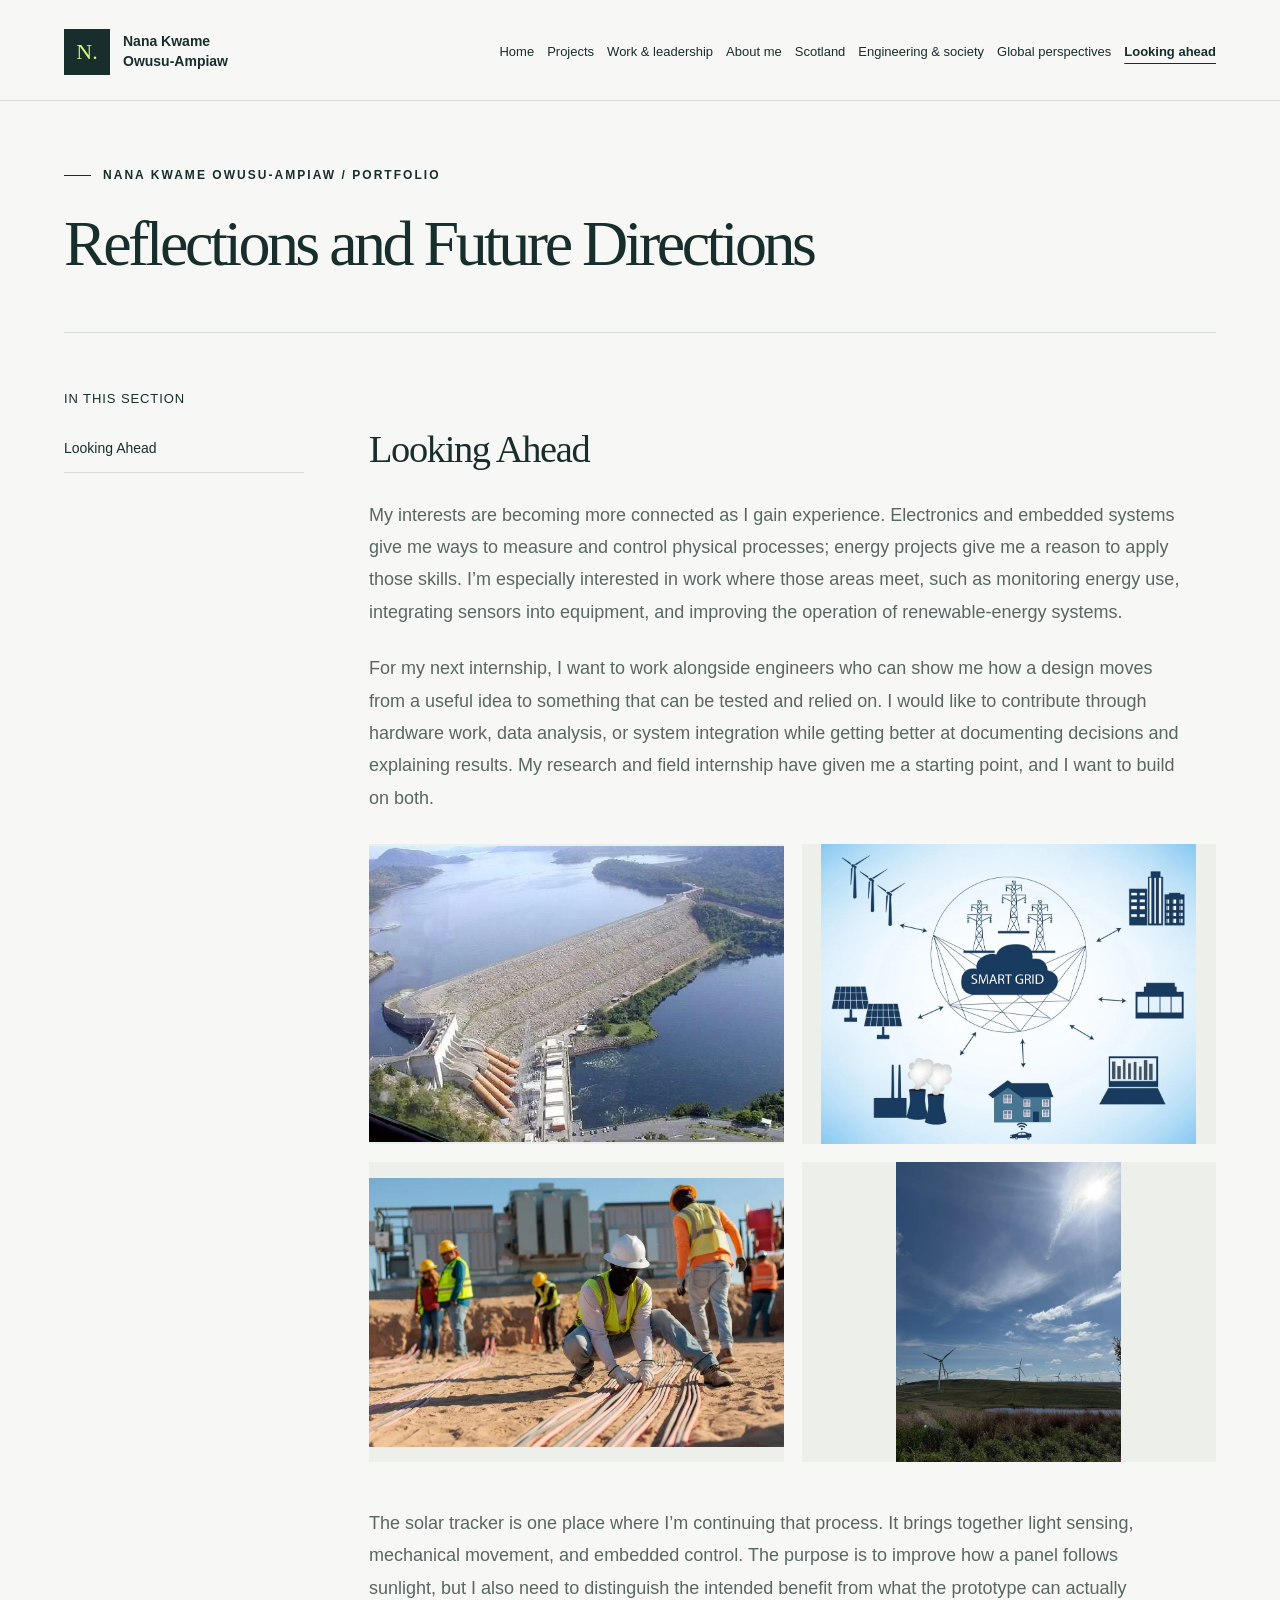
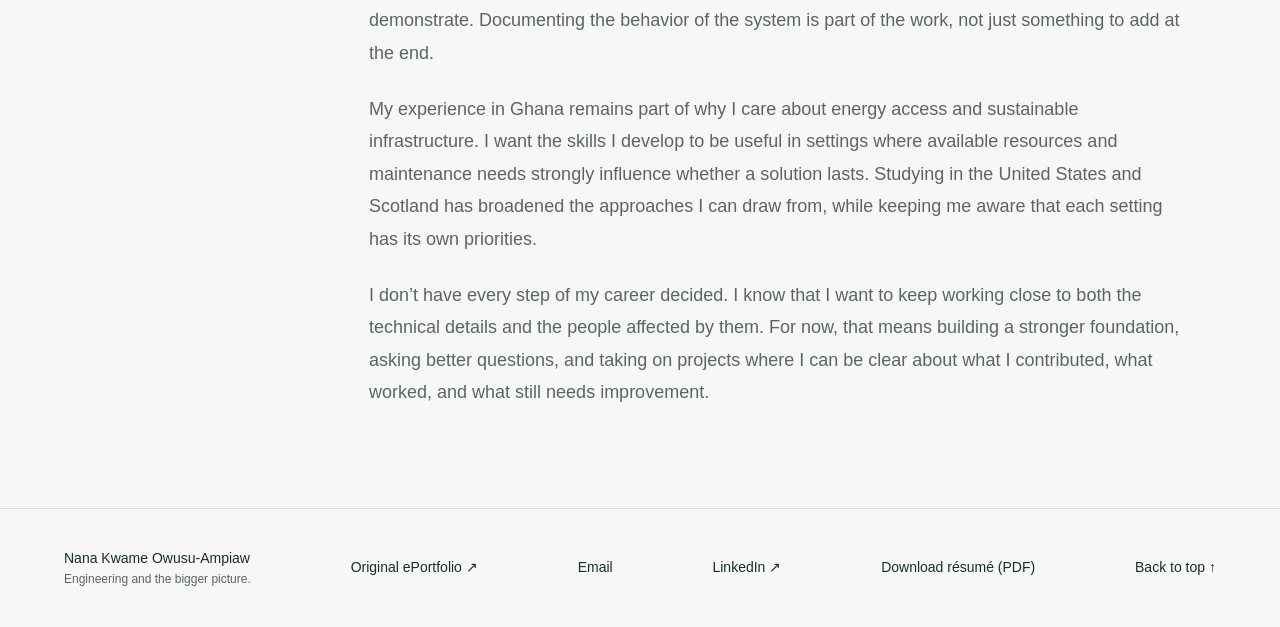
<file: reflections-and-future-directions.html>
<!doctype html><html lang="en"><head><meta charset="utf-8"><meta name="viewport" content="width=device-width, initial-scale=1"><title>Reflections and Future Directions — Nana Kwame Owusu-Ampiaw</title><meta name="description" content="Reflections and Future Directions. Electrical engineering, sustainability, projects, and perspectives from Nana Kwame Owusu-Ampiaw."><meta name="theme-color" content="#172e2d"><link rel="icon" type="image/svg+xml" href="data:image/svg+xml,%3Csvg xmlns='http://www.w3.org/2000/svg' viewBox='0 0 64 64'%3E%3Crect width='64' height='64' fill='%23172e2d'/%3E%3Ctext x='32' y='44' text-anchor='middle' font-family='Georgia' font-size='42' fill='%23d4fa76'%3EN%3C/text%3E%3C/svg%3E"><link rel="stylesheet" href="style.css"></head><body id="top"><a class="skip" href="#main">Skip to content</a><header><div class="wrap"><nav aria-label="Main navigation"><a class="brand" href="index.html"><span class="monogram" aria-hidden="true">N.</span><span>Nana Kwame<br>Owusu-Ampiaw</span></a><div class="navlinks"><a href="home.html">Home</a><a href="projects-with-purpose.html">Projects</a><a href="professional-experience.html">Work & leadership</a><a href="about-me.html">About me</a><a href="experiences-and-perspectives.html">Scotland</a><a href="engineering-and-society.html">Engineering & society</a><a href="global-and-cultural-awareness.html">Global perspectives</a><a href="reflections-and-future-directions.html" aria-current="page">Looking ahead</a></div></nav></div></header><main id="main"><div class="wrap"><section class="page-title"><div class="eyebrow">Nana Kwame Owusu-Ampiaw / Portfolio</div><h1>Reflections and Future Directions</h1></section><div class="article-layout"><aside class="page-aside"><div class="kicker">In this section</div><a href="#section-1">Looking Ahead</a></aside><article class="article-content"><div class="reading"><h2 id="section-1">Looking Ahead</h2><p>My interests are becoming more connected as I gain experience. Electronics and embedded systems give me ways to measure and control physical processes; energy projects give me a reason to apply those skills. I’m especially interested in work where those areas meet, such as monitoring energy use, integrating sensors into equipment, and improving the operation of renewable-energy systems.</p><p>For my next internship, I want to work alongside engineers who can show me how a design moves from a useful idea to something that can be tested and relied on. I would like to contribute through hardware work, data analysis, or system integration while getting better at documenting decisions and explaining results. My research and field internship have given me a starting point, and I want to build on both.</p></div><div class="media-grid"><figure><a href="portfolio-Aao2Sd0oRhyXAUYLMtJ1.webp" target="_blank" rel="noopener" aria-label="Open full photograph"><img src="portfolio-Aao2Sd0oRhyXAUYLMtJ1.webp" alt="Looking Ahead — photograph 1" loading="lazy" width="640" height="457"></a></figure><figure><a href="portfolio-p5vud8cJRzOPDFDqvFh6.webp" target="_blank" rel="noopener" aria-label="Open full photograph"><img src="portfolio-p5vud8cJRzOPDFDqvFh6.webp" alt="Looking Ahead — photograph 2" loading="lazy" width="1125" height="900"></a></figure><figure><a href="portfolio-Xx1cJm6MR0SuAUSjdvaC.webp" target="_blank" rel="noopener" aria-label="Open full photograph"><img src="portfolio-Xx1cJm6MR0SuAUSjdvaC.webp" alt="Looking Ahead — photograph 3" loading="lazy" width="770" height="500"></a></figure><figure><a href="portfolio-3UFBPUwGQnGTMyrMrMWI.webp" target="_blank" rel="noopener" aria-label="Open full photograph"><img src="portfolio-3UFBPUwGQnGTMyrMrMWI.webp" alt="Looking Ahead — photograph 4" loading="lazy" width="4284" height="5712"></a></figure></div><div class="reading"><p>The solar tracker is one place where I’m continuing that process. It brings together light sensing, mechanical movement, and embedded control. The purpose is to improve how a panel follows sunlight, but I also need to distinguish the intended benefit from what the prototype can actually demonstrate. Documenting the behavior of the system is part of the work, not just something to add at the end.</p><p>My experience in Ghana remains part of why I care about energy access and sustainable infrastructure. I want the skills I develop to be useful in settings where available resources and maintenance needs strongly influence whether a solution lasts. Studying in the United States and Scotland has broadened the approaches I can draw from, while keeping me aware that each setting has its own priorities.</p><p>I don’t have every step of my career decided. I know that I want to keep working close to both the technical details and the people affected by them. For now, that means building a stronger foundation, asking better questions, and taking on projects where I can be clear about what I contributed, what worked, and what still needs improvement.</p></div></article></div></div></main><footer><div class="wrap footer-row"><p>Nana Kwame Owusu-Ampiaw<span>Engineering and the bigger picture.</span></p><a href="https://bucknell.digication.com/nana-kwame-owusu-ampiaw/reflections-and-future-directions" target="_blank" rel="noopener">Original ePortfolio ↗</a><a href="mailto:noa001@bucknell.edu">Email</a><a href="https://www.linkedin.com/in/nana-kwame-owusu-ampiaw" target="_blank" rel="noopener">LinkedIn ↗</a><a href="Nana-Kwame-Owusu-Ampiaw-Resume.pdf" download>Download résumé (PDF)</a><a href="#top">Back to top ↑</a></div></footer></body></html>
</file>
<file: style.css>
:root{--ink:#172e2d;--paper:#f7f8f5;--muted:#596662;--accent:#d4fa76;--line:#d7ded6}*{box-sizing:border-box}html{scroll-behavior:smooth;scroll-padding-top:100px}body{margin:0;background:var(--paper);color:var(--ink);font:16px/1.65 Arial,Helvetica,sans-serif}a{color:inherit;text-decoration:none}a:focus-visible,button:focus-visible{outline:3px solid #689e00;outline-offset:5px}.wrap{max-width:1376px;margin:auto;padding:0 64px}header{border-bottom:1px solid var(--line)}nav{display:flex;justify-content:space-between;align-items:center;min-height:100px;gap:30px}.brand{display:flex;gap:13px;align-items:center;font-size:14px;line-height:1.4;font-weight:600}.monogram{background:var(--ink);color:var(--accent);font:22px Georgia,serif;width:46px;height:46px;display:grid;place-items:center}.navlinks{display:flex;gap:36px;font-size:14px}.navlinks a:hover{text-decoration:underline;text-underline-offset:7px}.hero{padding-top:65px;padding-bottom:50px}.eyebrow{text-transform:uppercase;letter-spacing:.17em;font-size:12px;font-weight:600;display:flex;align-items:center;gap:12px}.eyebrow:before{content:'';width:27px;height:1px;background:currentColor}.hero-grid{display:grid;grid-template-columns:1.2fr 1fr;gap:76px;align-items:end;margin:24px 0 44px}h1{font:clamp(3rem,5.4vw,5.4rem)/1.04 Georgia,'Times New Roman',serif;letter-spacing:-.055em;margin:0;max-width:730px}h1 em{font-weight:400;color:#58734e}.hero-copy{max-width:380px;margin-bottom:3px}.hero-copy p{color:var(--muted);font-size:17px;margin:0 0 26px}.text-link{display:inline-flex;gap:45px;align-items:center;border-bottom:1px solid var(--ink);padding-bottom:8px;font-size:14px;font-weight:600}.cover{margin:0;position:relative;background:var(--ink)}.cover img{width:100%;height:490px;object-fit:cover;display:block}.cover figcaption{position:absolute;bottom:24px;left:24px;background:var(--paper);padding:10px 16px;font-size:12px;letter-spacing:.05em}.meta{display:flex;justify-content:space-between;margin-top:14px;color:var(--muted);font-size:12px}.section{padding:90px 0;border-top:1px solid var(--line)}.section-grid{display:grid;grid-template-columns:1fr 2fr;gap:70px}.kicker{font-size:13px;letter-spacing:.07em;text-transform:uppercase}h2{font:clamp(2rem,3.4vw,3.6rem)/1.1 Georgia,serif;letter-spacing:-.035em;margin:0 0 28px}.prose{max-width:730px}.prose p{font-size:18px;color:var(--muted);margin:0 0 24px}.prose .lead{font-size:23px;line-height:1.55;color:var(--ink)}.places{display:grid;grid-template-columns:repeat(3,1fr);gap:30px;margin-top:50px}.place{border-top:1px solid var(--line);padding-top:23px}.place span{font-size:12px;color:var(--muted)}h3{font:24px/1.2 Georgia,serif;margin:17px 0 12px}.place p{color:var(--muted);margin:0}.focus{background:var(--ink);color:var(--paper);padding:64px;display:grid;grid-template-columns:1fr 2fr;gap:70px;margin:20px 0 90px}.sdg{font:90px/1 Georgia,serif;color:var(--accent)}.focus .kicker{margin:20px 0}.focus h2{max-width:700px}.focus p{max-width:650px;color:#ccd7d0;font-size:18px;margin-bottom:0}.gallery-head{display:flex;align-items:end;justify-content:space-between;margin-bottom:30px;gap:25px}.gallery-head h2{margin-top:14px;margin-bottom:0}.gallery-head p{color:var(--muted);font-size:14px}.gallery{display:grid;grid-template-columns:repeat(3,1fr);gap:20px}.gallery figure{margin:0}.gallery img{width:100%;height:320px;object-fit:cover;display:block;transition:filter .2s}.gallery a:hover img{filter:brightness(.9)}.gallery figcaption{font-size:12px;color:var(--muted);padding:10px 0 22px}footer{border-top:1px solid var(--line);padding:38px 0;margin-top:75px}.footer-row{display:flex;align-items:center;justify-content:space-between;gap:24px;font-size:14px}.footer-row p{margin:0}.footer-row span{display:block;color:var(--muted);font-size:12px}.skip{position:absolute;top:-60px;background:var(--accent);padding:12px}.skip:focus{top:0}@media(min-width:1500px){.cover img{height:560px}}@media(max-width:850px){.wrap{padding:0 28px}.hero{padding-top:42px}.hero-grid{gap:30px}.hero-copy p{font-size:16px}.cover img{height:380px}.section-grid,.focus{grid-template-columns:1fr;gap:30px}.section{padding:65px 0}.focus{padding:35px;margin-bottom:65px}.gallery{grid-template-columns:repeat(2,1fr)}.gallery img{height:290px}.navlinks{gap:20px}}@media(max-width:560px){.wrap{padding:0 20px}nav{min-height:100px;align-items:flex-start;padding-top:22px;padding-bottom:20px;flex-wrap:wrap;gap:22px}.brand{font-size:13px}.navlinks{width:100%;justify-content:space-between;font-size:13px}.hero-grid{grid-template-columns:1fr;gap:25px}h1{font-size:3.3rem}.hero-copy{max-width:none}.cover img{height:330px}.cover figcaption{bottom:15px;left:15px}.meta{font-size:11px;gap:20px}.places{grid-template-columns:1fr;gap:24px}.prose .lead{font-size:21px}.prose p{font-size:17px}.focus{padding:28px}.gallery-head{display:block}.gallery{gap:12px}.gallery img{height:215px}.footer-row{align-items:flex-start;flex-direction:column}.section{padding:52px 0}}@media(prefers-reduced-motion:reduce){html{scroll-behavior:auto}*{transition:none!important}}
/* Complete portfolio */
nav{flex-wrap:wrap;padding-top:22px;padding-bottom:19px;gap:20px}.navlinks{gap:22px;flex-wrap:wrap}.navlinks a[aria-current=page]{font-weight:700;text-decoration:underline;text-underline-offset:7px}.home-hero{display:grid;grid-template-columns:1.4fr 1fr;gap:70px;align-items:center;padding:65px 0 75px}.home-hero h1{margin:28px 0}.home-intro{max-width:560px;font-size:19px;color:var(--muted);margin:0 0 30px}.portrait{margin:0}.portrait img{width:100%;height:490px;object-fit:cover;object-position:center 28%;display:block}.portrait figcaption{font-size:12px;color:var(--muted);margin-top:12px}.portfolio-sections{padding:25px 0 50px}.portfolio-sections h2{margin-top:25px}.section-cards{display:grid;grid-template-columns:repeat(2,1fr);gap:0 45px}.section-card{border-top:1px solid var(--line);padding:30px 0;display:block}.section-card h3{font-size:30px;display:flex;justify-content:space-between;gap:20px}.section-card p{color:var(--muted);max-width:470px}.section-card:hover h3{text-decoration:underline;text-underline-offset:5px}.page-title{padding:65px 0 55px;border-bottom:1px solid var(--line)}.page-title h1{margin-top:25px;max-width:1000px;font-size:clamp(2.8rem,5vw,5rem)}.article-layout{display:grid;grid-template-columns:240px minmax(0,1fr);gap:65px;padding-top:55px}.page-aside{align-self:start;position:sticky;top:30px}.page-aside a{display:block;font-size:14px;line-height:1.4;padding:14px 0;border-bottom:1px solid var(--line)}.page-aside .kicker{margin-bottom:15px}.reading{max-width:820px}.reading p,.reading li{font-size:18px;color:var(--muted);line-height:1.8}.reading p{margin:0 0 24px}.reading li{margin-bottom:15px}.reading h2{font-size:clamp(1.9rem,3vw,2.8rem);margin-top:40px;scroll-margin-top:30px}.reading a{color:var(--ink);text-decoration:underline;overflow-wrap:anywhere}.reading ul{padding-left:23px}.media-grid{display:grid;grid-template-columns:repeat(2,minmax(0,1fr));gap:18px;margin:30px 0 45px}.media-grid figure{margin:0;background:#edf0ea;min-width:0}.media-grid img{width:100%;height:300px;display:block;object-fit:contain}.media-grid.single{grid-template-columns:1fr}.media-grid.single img{height:auto;max-height:550px}.media-grid video{width:100%;max-height:500px;display:block;background:#13221f}.video-item{grid-column:1/-1}.media-grid figcaption{font-size:13px;padding:12px}.media-grid img:hover{filter:brightness(.96)}@media(max-width:1100px){.navlinks{gap:15px;font-size:13px}.article-layout{grid-template-columns:180px minmax(0,1fr);gap:35px}.home-hero{gap:35px}.portrait img{height:450px}}@media(max-width:850px){.article-layout{grid-template-columns:1fr;gap:25px}.page-aside{position:static;display:flex;gap:16px;overflow:auto;padding-bottom:12px}.page-aside .kicker{display:none}.page-aside a{min-width:145px;padding:12px 0}.home-hero{grid-template-columns:1.2fr 1fr;gap:25px}.home-hero h1{font-size:3.5rem}.portrait img{height:430px}}@media(max-width:560px){.navlinks{justify-content:flex-start;gap:12px 18px}.home-hero{grid-template-columns:1fr;padding:40px 0 45px}.home-hero h1{font-size:3.25rem}.home-hero .eyebrow{font-size:11px;letter-spacing:.1em}.portrait{margin-top:12px}.portrait img{height:440px}.page-title{padding:40px 0 35px}.page-title .eyebrow{font-size:10px;letter-spacing:.1em}.article-layout{padding-top:25px}.media-grid{gap:12px}.media-grid img{height:210px}.reading p,.reading li{font-size:17px}.section-cards{grid-template-columns:1fr}.section-card h3{font-size:27px}}
/* Recruiter-facing project summaries */
.home-hero h1{font-size:clamp(2.6rem,4.4vw,4.7rem);letter-spacing:-.045em}.career-focus{font-size:16px;color:var(--ink);max-width:540px;margin:0 0 28px}.contact-actions{display:flex;align-items:center;flex-wrap:wrap;gap:18px;margin-top:24px;font-size:14px}.contact-actions a:not(.primary-link){text-decoration:underline;text-underline-offset:5px}.primary-link{background:var(--ink);color:white;padding:13px 19px;border:1px solid var(--ink)}.primary-link:hover{background:#2d4942}.featured{padding:50px 0 65px;border-top:1px solid var(--line)}.featured h2,.recruiter-skills h2{margin-top:22px}.project-cards{display:grid;grid-template-columns:repeat(3,minmax(0,1fr));gap:25px}.project-card{border:1px solid var(--line);background:white}.project-card>a{display:block}.project-card img{width:100%;height:230px;object-fit:contain;display:block;background:#edf0ea}.project-card>div{padding:24px}.project-card h3{font-size:27px;margin-top:15px}.project-card p{color:var(--muted);font-size:16px}.project-status{font-size:13px!important;line-height:1.5;color:#405b40!important;font-weight:600}.project-tools{font-size:14px!important;line-height:1.65;color:#405b40!important}.recruiter-skills{padding:50px 0;border-top:1px solid var(--line)}.skill-columns{display:grid;grid-template-columns:repeat(3,minmax(0,1fr));gap:28px}.skill-columns h3{font-size:24px}.skill-columns p{font-size:16px;color:var(--muted)}.page-deck{font-size:19px;max-width:760px;color:var(--muted);margin-top:25px}.project-summary{border-top:1px solid var(--line);padding-top:35px;margin:45px 0 25px;scroll-margin-top:30px}.project-summary h2{font-size:clamp(2rem,3.2vw,3rem);margin:15px 0}.project-summary dl{margin:28px 0;display:grid;grid-template-columns:145px minmax(0,1fr);gap:18px 22px}.project-summary dt{font-weight:600;font-size:14px}.project-summary dd{margin:0;color:var(--muted);font-size:17px;line-height:1.75}.project-details{border-top:1px solid var(--line);border-bottom:1px solid var(--line);padding:16px 0}.project-details summary{cursor:pointer;font-size:15px;font-weight:600}.project-details[open] .reading{padding-top:25px}.project-details summary:focus-visible{outline:3px solid #689e00;outline-offset:5px}.course-name{font-size:14px;color:var(--muted)}.footer-row{flex-wrap:wrap}.article-content .skill-columns{grid-template-columns:1fr}.article-content .recruiter-skills{padding:25px 0}.article-content .skill-columns{gap:0}@media(max-width:1000px){.project-cards{grid-template-columns:1fr}.project-card{display:grid;grid-template-columns:1fr 1.2fr}.project-card img{height:100%;min-height:270px}.skill-columns{grid-template-columns:1fr;gap:0}}@media(max-width:560px){.project-card{display:block}.project-card img{height:240px;min-height:0}.project-summary dl{grid-template-columns:1fr;gap:7px}.project-summary dd{margin-bottom:15px}.contact-actions{gap:16px}.home-hero h1{font-size:2.7rem}.portrait img{height:350px}}
/* Resume-backed experience */
.education-line{font-size:16px;line-height:1.8;color:var(--ink);border-left:3px solid #58734e;padding-left:17px;margin:22px 0}.experience-preview{padding:55px 0 65px;border-top:1px solid var(--line)}.experience-preview h2{margin-top:20px}.experience-preview .text-link{margin-top:20px}.education-panel{padding:28px;border:1px solid var(--line);margin-bottom:35px}.education-panel h2{margin-top:20px;font-size:2.1rem}.education-panel p{font-size:16px;color:var(--muted)}.education-panel .degree{font-size:19px;color:var(--ink)}.education-panel .prior-education{font-size:14px;padding-top:18px;border-top:1px solid var(--line)}.role-entry{display:grid;grid-template-columns:250px minmax(0,1fr);gap:55px;padding:45px 0;border-bottom:1px solid var(--line)}.role-date{font-size:15px;font-weight:600;padding-top:5px}.role-date span{display:block;font-size:14px;font-weight:400;color:var(--muted);margin-top:8px}.role-entry h2{font-size:2.2rem;margin:12px 0 22px}.role-entry ul{padding-left:22px;max-width:770px}.role-entry li{color:var(--muted);font-size:18px;margin-bottom:14px}.leadership-panel{padding:65px 0}.leadership-panel h2{margin-top:20px}.leadership-grid{display:grid;grid-template-columns:1fr 1fr;gap:55px}.leadership-grid article{border-top:1px solid var(--line);padding-top:25px}.leadership-grid p{color:var(--muted);font-size:17px}.navlinks{gap:13px;font-size:13px}.contact-actions{gap:15px}.home-hero{gap:45px}@media(max-width:850px){.role-entry{grid-template-columns:1fr;gap:15px}.leadership-grid{grid-template-columns:1fr;gap:30px}.navlinks{gap:13px 18px}}@media(max-width:560px){.education-panel{padding:20px}.role-entry li{font-size:17px}}
.work-reflection{font-size:17px;line-height:1.8;color:var(--muted);max-width:770px;margin:22px 0}.scotland-reflection{margin:30px 0 0 auto}.project-details .reading h3{font-size:24px;margin:32px 0 18px}
</file>
